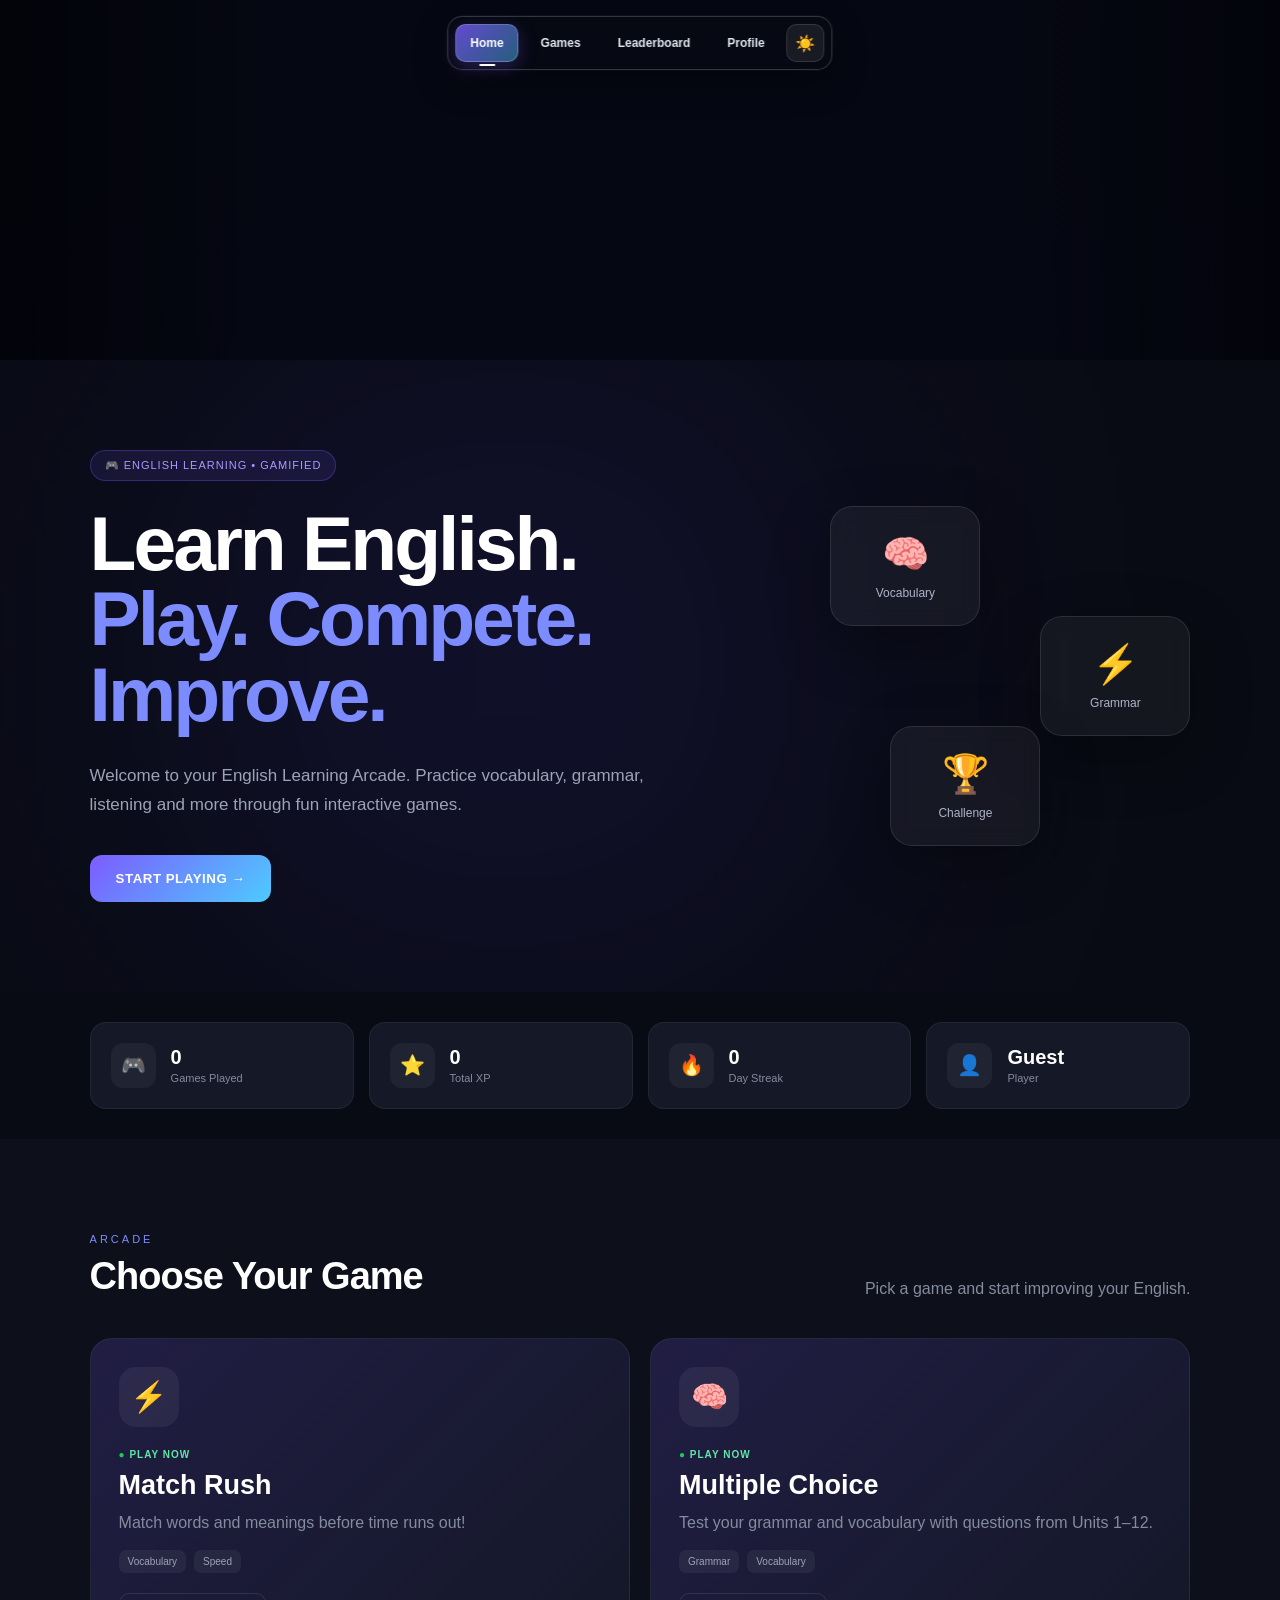
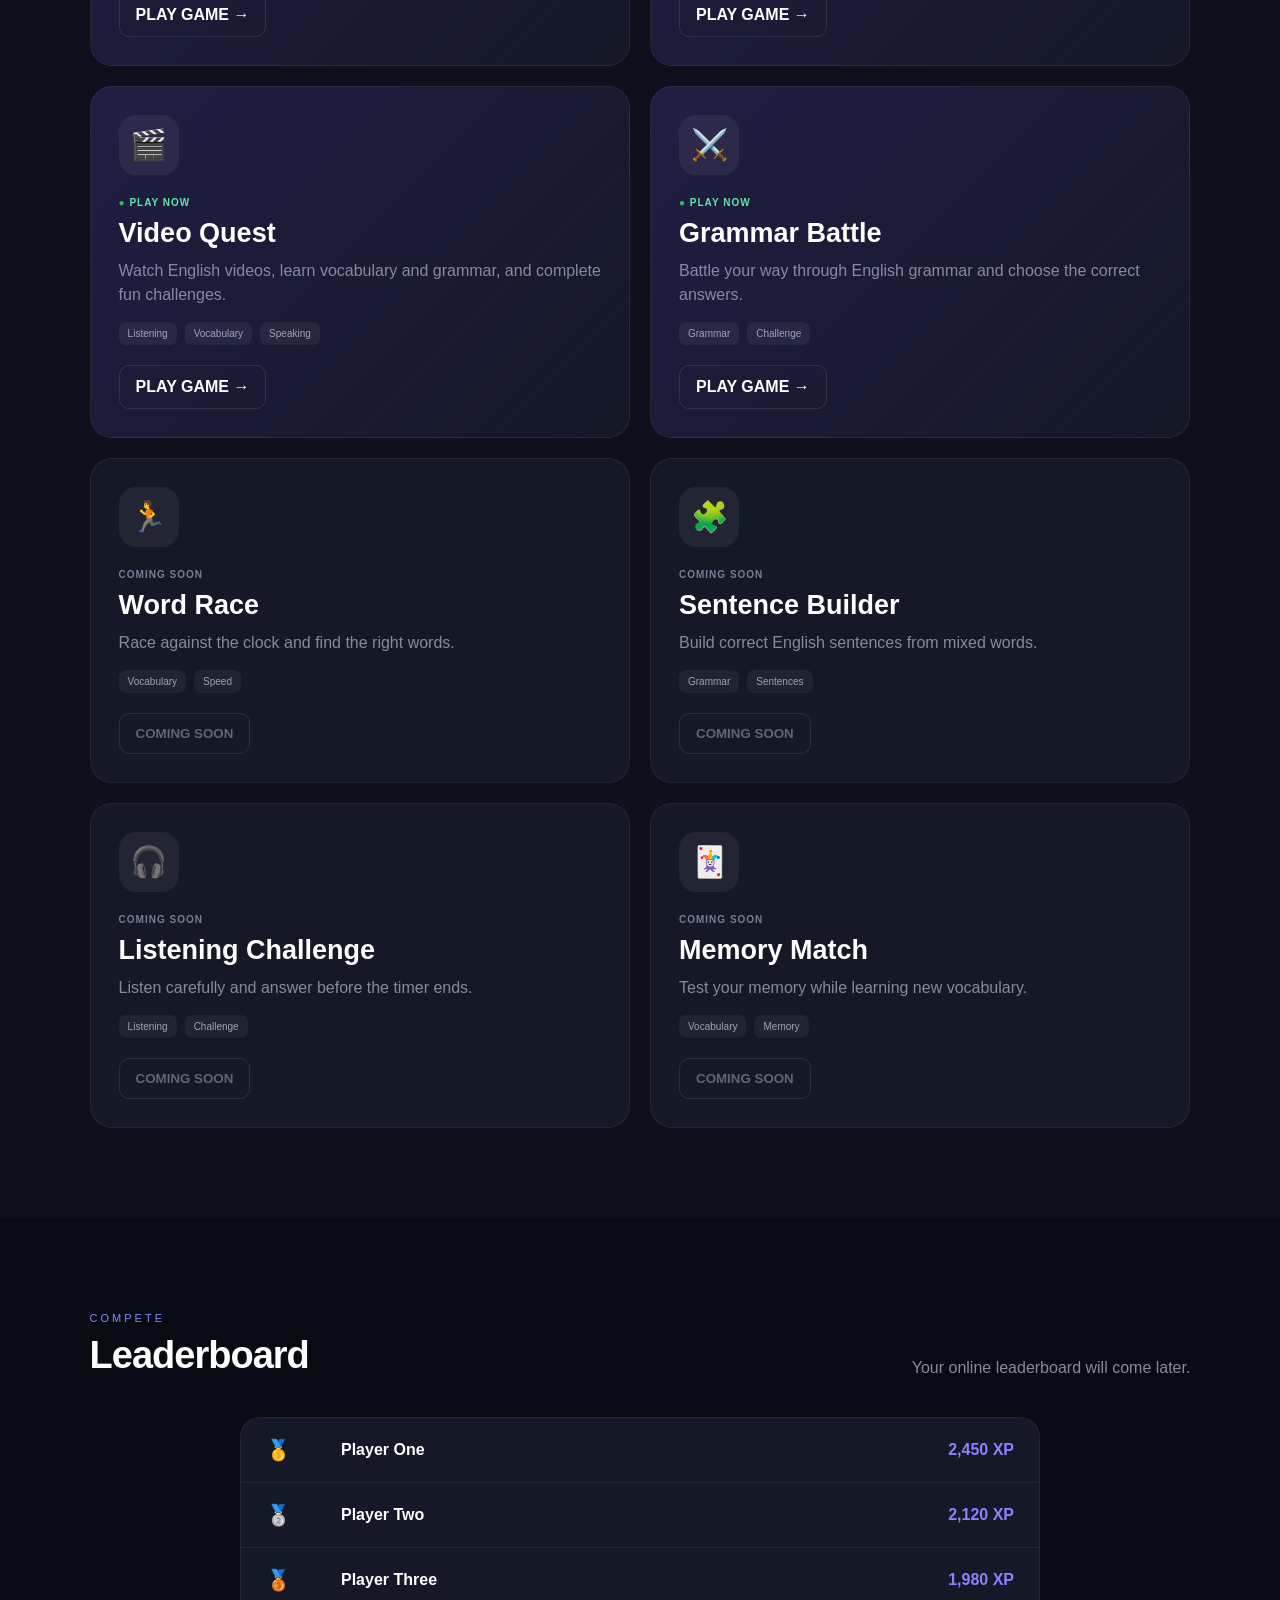
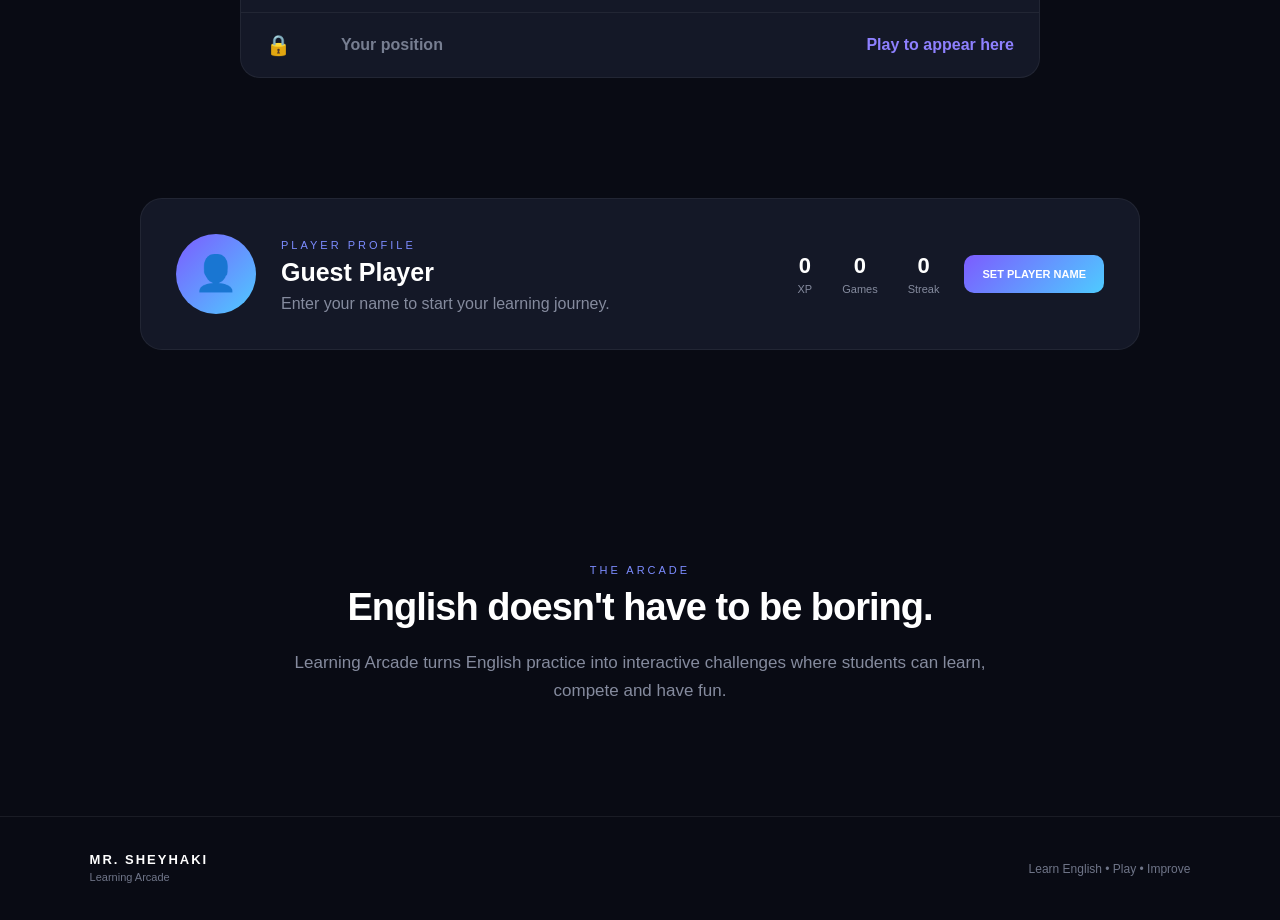
<file: index.html>
<!doctype html>
<html lang="en">
  <head>
    <meta charset="UTF-8" />

    <meta name="viewport" content="width=device-width, initial-scale=1.0" />

    <title>Mr. Sheyhaki Learning Arcade</title>

    <link rel="stylesheet" href="style.css" />
  </head>

  <body>
    <!-- =================================================
         ARCADE HEADER / BANNER
    ================================================== -->

    <header class="arcade-header">
      <div class="arcade-banner"></div>

      <!-- FLOATING NAVIGATION -->

      <nav class="arcade-nav">
        <a href="#home" class="nav-link active" data-section="home"> Home </a>

        <a href="#games" class="nav-link" data-section="games"> Games </a>

        <a href="#leaderboard" class="nav-link" data-section="leaderboard">
          Leaderboard
        </a>

        <a href="#profile" class="nav-link" data-section="profile"> Profile </a>

        <button
          id="themeToggle"
          class="theme-toggle"
          type="button"
          aria-label="Toggle light and dark mode"
          title="Toggle theme"
        >
          ☀️
        </button>
      </nav>
    </header>

    <!-- =================================================
         MAIN
    ================================================== -->

    <main>
      <!-- =================================================
             HERO
        ================================================== -->

      <section id="home" class="hero">
        <div class="hero-content">
          <div class="badge">🎮 ENGLISH LEARNING • GAMIFIED</div>

          <h2>
            Learn English.<br />
            <span>Play. Compete. Improve.</span>
          </h2>

          <p>
            Welcome to your English Learning Arcade. Practice vocabulary,
            grammar, listening and more through fun interactive games.
          </p>

          <button class="primary-button" id="startPlayingButton" type="button">
            START PLAYING →
          </button>
        </div>

        <div class="hero-decoration">
          <div class="floating-card card-one">
            🧠
            <span> Vocabulary </span>
          </div>

          <div class="floating-card card-two">
            ⚡
            <span> Grammar </span>
          </div>

          <div class="floating-card card-three">
            🏆
            <span> Challenge </span>
          </div>
        </div>
      </section>

      <!-- =================================================
             QUICK STATS
        ================================================== -->

      <section class="stats-section">
        <div class="stat-card">
          <div class="stat-icon">🎮</div>

          <div>
            <strong id="gamesPlayedStat"> 0 </strong>

            <span> Games Played </span>
          </div>
        </div>

        <div class="stat-card">
          <div class="stat-icon">⭐</div>

          <div>
            <strong id="xpStat"> 0 </strong>

            <span> Total XP </span>
          </div>
        </div>

        <div class="stat-card">
          <div class="stat-icon">🔥</div>

          <div>
            <strong id="streakStat"> 0 </strong>

            <span> Day Streak </span>
          </div>
        </div>

        <div class="stat-card">
          <div class="stat-icon">👤</div>

          <div>
            <strong id="playerNameStat"> Guest </strong>

            <span> Player </span>
          </div>
        </div>
      </section>

      <!-- =================================================
             GAMES
        ================================================== -->

      <section id="games" class="games-section">
        <div class="section-heading">
          <div>
            <span class="section-label"> ARCADE </span>

            <h3>Choose Your Game</h3>
          </div>

          <p>Pick a game and start improving your English.</p>
        </div>

        <div class="games-grid">
          <!-- MATCH RUSH -->

          <article class="game-card featured">
            <div class="game-icon">⚡</div>

            <div class="game-info">
              <span class="game-status available"> ● PLAY NOW </span>

              <h4>Match Rush</h4>

              <p>Match words and meanings before time runs out!</p>

              <div class="game-tags">
                <span> Vocabulary </span>

                <span> Speed </span>
              </div>

              <a href="games/match-rush/index.html" class="game-button">
                PLAY GAME →
              </a>
            </div>
          </article>

          <!-- MULTIPLE CHOICE -->

          <article class="game-card featured">
            <div class="game-icon">🧠</div>

            <div class="game-info">
              <span class="game-status available"> ● PLAY NOW </span>

              <h4>Multiple Choice</h4>

              <p>
                Test your grammar and vocabulary with questions from Units 1–12.
              </p>

              <div class="game-tags">
                <span> Grammar </span>

                <span> Vocabulary </span>
              </div>

              <a href="games/multiple-choice/index.html" class="game-button">
                PLAY GAME →
              </a>
            </div>
          </article>

          <!-- VIDEO QUEST -->

          <article class="game-card featured">
            <div class="game-icon">🎬</div>

            <div class="game-info">
              <span class="game-status available"> ● PLAY NOW </span>

              <h4>Video Quest</h4>

              <p>
                Watch English videos, learn vocabulary and grammar, and complete
                fun challenges.
              </p>

              <div class="game-tags">
                <span> Listening </span>

                <span> Vocabulary </span>

                <span> Speaking </span>
              </div>

              <a href="games/video-quest/index.html" class="game-button">
                PLAY GAME →
              </a>
            </div>
          </article>

          <!-- GRAMMAR BATTLE -->

          <article class="game-card featured">
            <div class="game-icon">⚔️</div>

            <div class="game-info">
              <span class="game-status available"> ● PLAY NOW </span>

              <h4>Grammar Battle</h4>

              <p>
                Battle your way through English grammar and choose the correct
                answers.
              </p>

              <div class="game-tags">
                <span> Grammar </span>

                <span> Challenge </span>
              </div>

              <a href="games/grammar-battle/index.html" class="game-button">
                PLAY GAME →
              </a>
            </div>
          </article>

          <!-- WORD RACE -->

          <article class="game-card">
            <div class="game-icon">🏃</div>

            <div class="game-info">
              <span class="game-status coming"> COMING SOON </span>

              <h4>Word Race</h4>

              <p>Race against the clock and find the right words.</p>

              <div class="game-tags">
                <span> Vocabulary </span>

                <span> Speed </span>
              </div>

              <button class="game-button disabled" type="button" disabled>
                COMING SOON
              </button>
            </div>
          </article>

          <!-- SENTENCE BUILDER -->

          <article class="game-card">
            <div class="game-icon">🧩</div>

            <div class="game-info">
              <span class="game-status coming"> COMING SOON </span>

              <h4>Sentence Builder</h4>

              <p>Build correct English sentences from mixed words.</p>

              <div class="game-tags">
                <span> Grammar </span>

                <span> Sentences </span>
              </div>

              <button class="game-button disabled" type="button" disabled>
                COMING SOON
              </button>
            </div>
          </article>

          <!-- LISTENING -->

          <article class="game-card">
            <div class="game-icon">🎧</div>

            <div class="game-info">
              <span class="game-status coming"> COMING SOON </span>

              <h4>Listening Challenge</h4>

              <p>Listen carefully and answer before the timer ends.</p>

              <div class="game-tags">
                <span> Listening </span>

                <span> Challenge </span>
              </div>

              <button class="game-button disabled" type="button" disabled>
                COMING SOON
              </button>
            </div>
          </article>

          <!-- MEMORY -->

          <article class="game-card">
            <div class="game-icon">🃏</div>

            <div class="game-info">
              <span class="game-status coming"> COMING SOON </span>

              <h4>Memory Match</h4>

              <p>Test your memory while learning new vocabulary.</p>

              <div class="game-tags">
                <span> Vocabulary </span>

                <span> Memory </span>
              </div>

              <button class="game-button disabled" type="button" disabled>
                COMING SOON
              </button>
            </div>
          </article>
        </div>
      </section>

      <!-- =================================================
             LEADERBOARD
        ================================================== -->

      <section id="leaderboard" class="dashboard-section">
        <div class="section-heading">
          <div>
            <span class="section-label"> COMPETE </span>

            <h3>Leaderboard</h3>
          </div>

          <p>Your online leaderboard will come later.</p>
        </div>

        <div class="leaderboard-preview">
          <div class="leaderboard-row">
            <span class="rank"> 🥇 </span>

            <span class="player"> Player One </span>

            <strong> 2,450 XP </strong>
          </div>

          <div class="leaderboard-row">
            <span class="rank"> 🥈 </span>

            <span class="player"> Player Two </span>

            <strong> 2,120 XP </strong>
          </div>

          <div class="leaderboard-row">
            <span class="rank"> 🥉 </span>

            <span class="player"> Player Three </span>

            <strong> 1,980 XP </strong>
          </div>

          <div class="leaderboard-row locked">
            <span class="rank"> 🔒 </span>

            <span class="player" id="leaderboardPlayer"> Your position </span>

            <strong> Play to appear here </strong>
          </div>
        </div>
      </section>

      <!-- =================================================
             PROFILE
        ================================================== -->

      <section id="profile" class="profile-section">
        <div class="profile-card">
          <div class="profile-avatar" id="profileAvatar">👤</div>

          <div class="profile-info">
            <span class="section-label"> PLAYER PROFILE </span>

            <h3 id="profileName">Guest Player</h3>

            <p id="profileMessage">
              Enter your name to start your learning journey.
            </p>
          </div>

          <div class="profile-stats">
            <div>
              <strong id="profileXP"> 0 </strong>

              <span> XP </span>
            </div>

            <div>
              <strong id="profileGames"> 0 </strong>

              <span> Games </span>
            </div>

            <div>
              <strong id="profileStreak"> 0 </strong>

              <span> Streak </span>
            </div>
          </div>

          <button id="playerButton" class="profile-button" type="button">
            SET PLAYER NAME
          </button>
        </div>
      </section>

      <!-- =================================================
             ABOUT
        ================================================== -->

      <section id="about" class="about-section">
        <div class="about-content">
          <span class="section-label"> THE ARCADE </span>

          <h3>English doesn't have to be boring.</h3>

          <p>
            Learning Arcade turns English practice into interactive challenges
            where students can learn, compete and have fun.
          </p>
        </div>
      </section>
    </main>

    <!-- =================================================
         PLAYER NAME MODAL
    ================================================== -->

    <div id="playerModal" class="modal-overlay">
      <div class="player-modal">
        <button
          id="modalClose"
          class="modal-close"
          type="button"
          aria-label="Close"
        >
          ×
        </button>

        <div class="modal-icon">👋</div>

        <span class="section-label"> WELCOME TO THE ARCADE </span>

        <h3>What's your name?</h3>

        <p>Enter your name to create your player profile.</p>

        <input
          type="text"
          id="playerNameInput"
          placeholder="Enter your name"
          maxlength="20"
          autocomplete="off"
        />

        <button
          id="savePlayerButton"
          class="primary-button modal-button"
          type="button"
        >
          START MY PROFILE →
        </button>
      </div>
    </div>

    <!-- =================================================
         FOOTER
    ================================================== -->

    <footer>
      <div class="footer-brand">
        <strong> MR. SHEYHAKI </strong>

        <span> Learning Arcade </span>
      </div>

      <p>Learn English • Play • Improve</p>
    </footer>

    <script src="script.js"></script>
  </body>
</html>
</file>
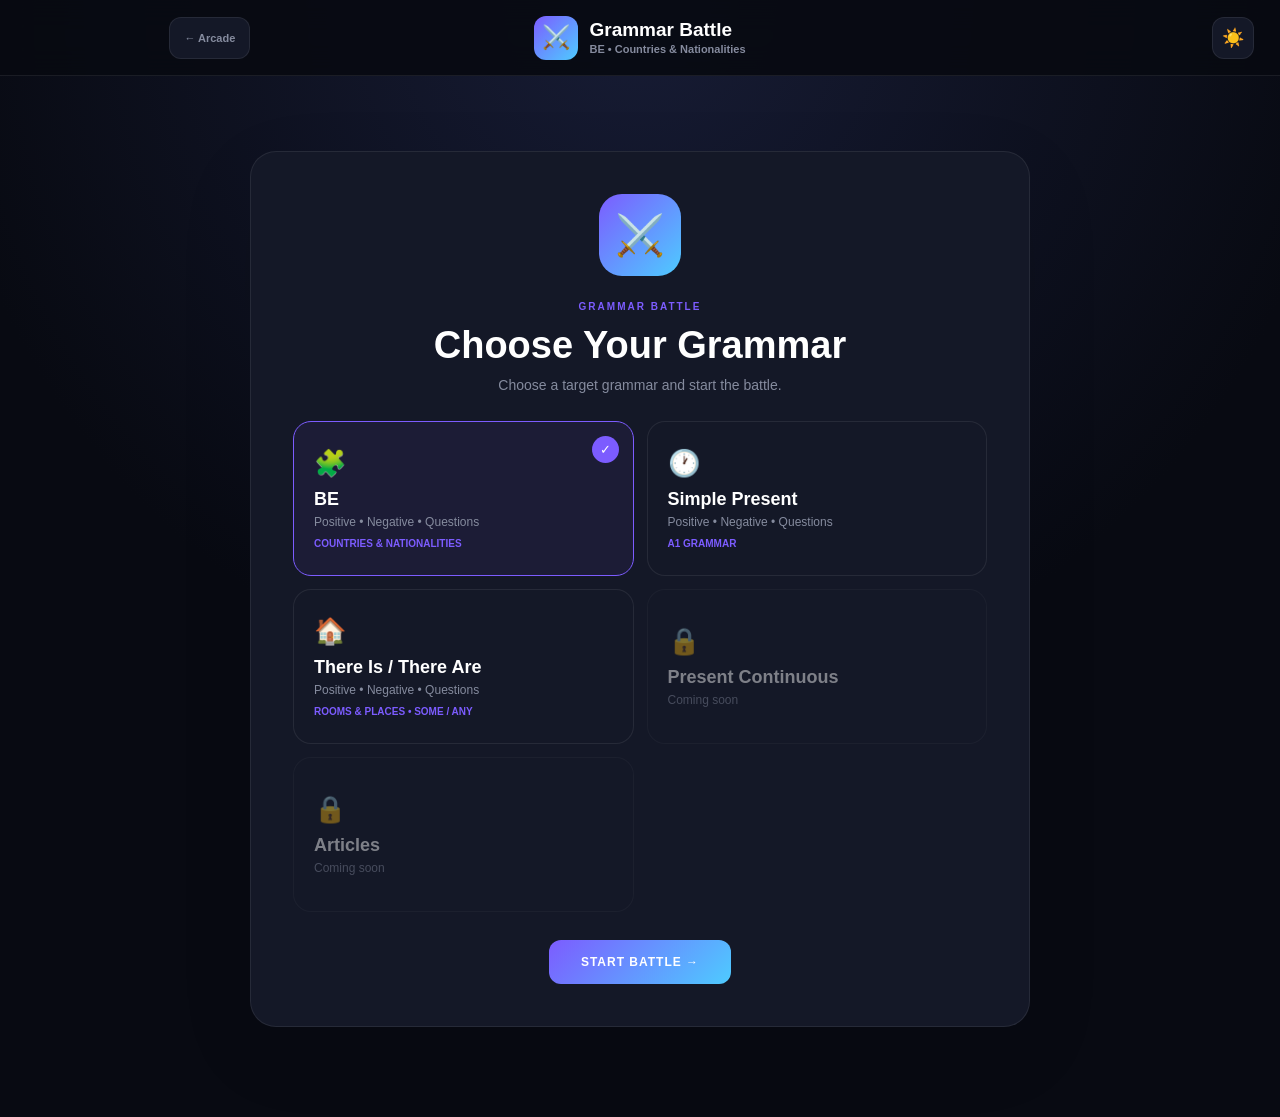
<file: games/grammar-battle/index.html>
<!DOCTYPE html>
<html lang="en">

<head>

    <meta charset="UTF-8">

    <meta
        name="viewport"
        content="width=device-width, initial-scale=1.0"
    >

    <title>Grammar Battle | Learning Arcade</title>

    <link
        rel="stylesheet"
        href="style.css"
    >

</head>

<body>


    <!-- =================================================
         HEADER
    ================================================== -->

    <header class="game-header">

        <div class="header-left">

            <button
                id="grammarBackButton"
                class="back-button hidden-nav-button"
                type="button"
                aria-label="Return to Grammar Battle selection"
            >
                ← Grammar Battle
            </button>


            <a
                href="../../index.html"
                class="arcade-button"
                aria-label="Return to Learning Arcade"
            >
                ← Arcade
            </a>

        </div>


        <div class="game-title">

            <span class="game-icon">
                ⚔️
            </span>


            <div class="game-title-text">

                <h1>
                    Grammar Battle
                </h1>

                <p>
                    BE • Countries &amp; Nationalities
                </p>

            </div>

        </div>


        <div class="header-right">

            <button
                id="themeToggle"
                class="theme-toggle"
                type="button"
                aria-label="Toggle light and dark mode"
                title="Toggle theme"
            >
                ☀️
            </button>

        </div>

    </header>



    <!-- =================================================
         MAIN
    ================================================== -->

    <main>


        <!-- =================================================
             TARGET GRAMMAR
        ================================================== -->

        <section
            id="targetScreen"
            class="screen"
        >

            <div class="selection-card">

                <div class="selection-icon">
                    ⚔️
                </div>


                <span class="eyebrow">
                    GRAMMAR BATTLE
                </span>


                <h2>
                    Choose Your Grammar
                </h2>


                <p class="selection-description">
                    Choose a target grammar and
                    start the battle.
                </p>


                <div class="grammar-grid">


                    <button
                        class="grammar-card selected"
                        data-grammar="be"
                        type="button"
                    >

                        <span class="grammar-card-icon">
                            🧩
                        </span>

                        <span class="grammar-card-title">
                            BE
                        </span>

                        <span class="grammar-card-text">
                            Positive • Negative • Questions
                        </span>

                        <span class="grammar-card-topic">
                            Countries &amp; Nationalities
                        </span>

                    </button>


                    <button
                        class="grammar-card"
                        data-grammar="simple-present"
                        type="button"
                    >

                        <span class="grammar-card-icon">
                            🕐
                        </span>

                        <span class="grammar-card-title">
                            Simple Present
                        </span>

                        <span class="grammar-card-text">
                            Positive • Negative • Questions
                        </span>

                        <span class="grammar-card-topic">
                            A1 Grammar
                        </span>

                    </button>


                    <button
                        class="grammar-card"
                        data-grammar="there-is"
                        type="button"
                    >

                        <span class="grammar-card-icon">
                            🏠
                        </span>

                        <span class="grammar-card-title">
                            There Is / There Are
                        </span>

                        <span class="grammar-card-text">
                            Positive • Negative • Questions
                        </span>

                        <span class="grammar-card-topic">
                            Rooms &amp; Places • some / any
                        </span>

                    </button>


                    <button
                        class="grammar-card locked"
                        type="button"
                        disabled
                    >

                        <span class="grammar-card-icon">
                            🔒
                        </span>

                        <span class="grammar-card-title">
                            Present Continuous
                        </span>

                        <span class="grammar-card-text">
                            Coming soon
                        </span>

                    </button>


                    <button
                        class="grammar-card locked"
                        type="button"
                        disabled
                    >

                        <span class="grammar-card-icon">
                            🔒
                        </span>

                        <span class="grammar-card-title">
                            Articles
                        </span>

                        <span class="grammar-card-text">
                            Coming soon
                        </span>

                    </button>

                </div>


                <button
                    id="startBattleButton"
                    class="main-button"
                    type="button"
                >
                    START BATTLE →
                </button>

            </div>

        </section>



        <!-- =================================================
             GAME
        ================================================== -->

        <section
            id="gameScreen"
            class="screen hidden"
        >

            <div class="battle-container">


                <!-- SCORE -->

                <div class="score-bar">


                    <div class="score-item">

                        <span>
                            SCORE
                        </span>

                        <strong id="score">
                            0
                        </strong>

                    </div>


                    <div class="score-item">

                        <span>
                            PROGRESS
                        </span>

                        <strong id="questionNumber">
                            1 / 15
                        </strong>

                    </div>


                    <div class="score-item combo-item">

                        <span>
                            COMBO
                        </span>

                        <strong id="combo">
                            ×1
                        </strong>

                    </div>

                </div>



                <!-- QUESTION -->

                <div class="question-area">

                    <div
                        id="questionType"
                        class="question-badge"
                    >
                        COMPLETE THE SENTENCE
                    </div>


                    <h2 id="questionText">
                        She _____ from Brazil.
                    </h2>


                    <p id="questionHint">
                        Choose the best answer.
                    </p>

                </div>



                <!-- ANSWERS -->

                <div
                    id="answersContainer"
                    class="answers-container"
                ></div>



                <!-- FEEDBACK -->

                <div
                    id="feedback"
                    class="feedback"
                ></div>



                <!-- PROGRESS -->

                <div class="progress-area">

                    <div class="progress-label">

                        <span>
                            BATTLE PROGRESS
                        </span>

                        <span id="progressText">
                            0 / 15
                        </span>

                    </div>


                    <div class="progress-bar">

                        <div
                            id="progressFill"
                            class="progress-fill"
                        ></div>

                    </div>

                </div>

            </div>

        </section>



        <!-- =================================================
             RESULT
        ================================================== -->

        <section
            id="resultScreen"
            class="screen hidden"
        >

            <div class="result-card">


                <div class="result-icon">
                    🏆
                </div>


                <span class="eyebrow">
                    BATTLE COMPLETE
                </span>


                <h2>
                    Great Job!
                </h2>


                <div class="final-score">

                    <span>
                        FINAL SCORE
                    </span>

                    <strong id="finalScore">
                        0 / 15
                    </strong>

                </div>


                <div class="result-stats">


                    <div class="result-stat">

                        <strong id="finalCorrect">
                            0
                        </strong>

                        <span>
                            Correct
                        </span>

                    </div>


                    <div class="result-stat">

                        <strong id="finalWrong">
                            0
                        </strong>

                        <span>
                            Wrong
                        </span>

                    </div>


                    <div class="result-stat">

                        <strong id="finalAccuracy">
                            0%
                        </strong>

                        <span>
                            Accuracy
                        </span>

                    </div>

                </div>



                <!-- BREAKDOWN -->

                <div class="breakdown">

                    <h3>
                        Grammar Breakdown
                    </h3>


                    <div class="breakdown-row">

                        <span>
                            ✅ Positive
                        </span>

                        <strong id="positiveResult">
                            0 / 5
                        </strong>

                    </div>


                    <div class="breakdown-row">

                        <span>
                            ❌ Negative
                        </span>

                        <strong id="negativeResult">
                            0 / 5
                        </strong>

                    </div>


                    <div class="breakdown-row">

                        <span>
                            ❓ Answer the Question
                        </span>

                        <strong id="questionResult">
                            0 / 5
                        </strong>

                    </div>

                </div>



                <!-- XP -->

                <div class="xp-box">

                    <span>
                        XP EARNED
                    </span>

                    <strong id="earnedXP">
                        +0 XP
                    </strong>

                </div>



                <div class="result-buttons">

                    <button
                        id="retryButton"
                        class="main-button"
                        type="button"
                    >
                        PLAY AGAIN →
                    </button>


                    <button
                        id="grammarButton"
                        class="secondary-button"
                        type="button"
                    >
                        ← Choose Grammar
                    </button>

                </div>

            </div>

        </section>

    </main>


    <script src="script.js"></script>

</body>

</html>
</file>
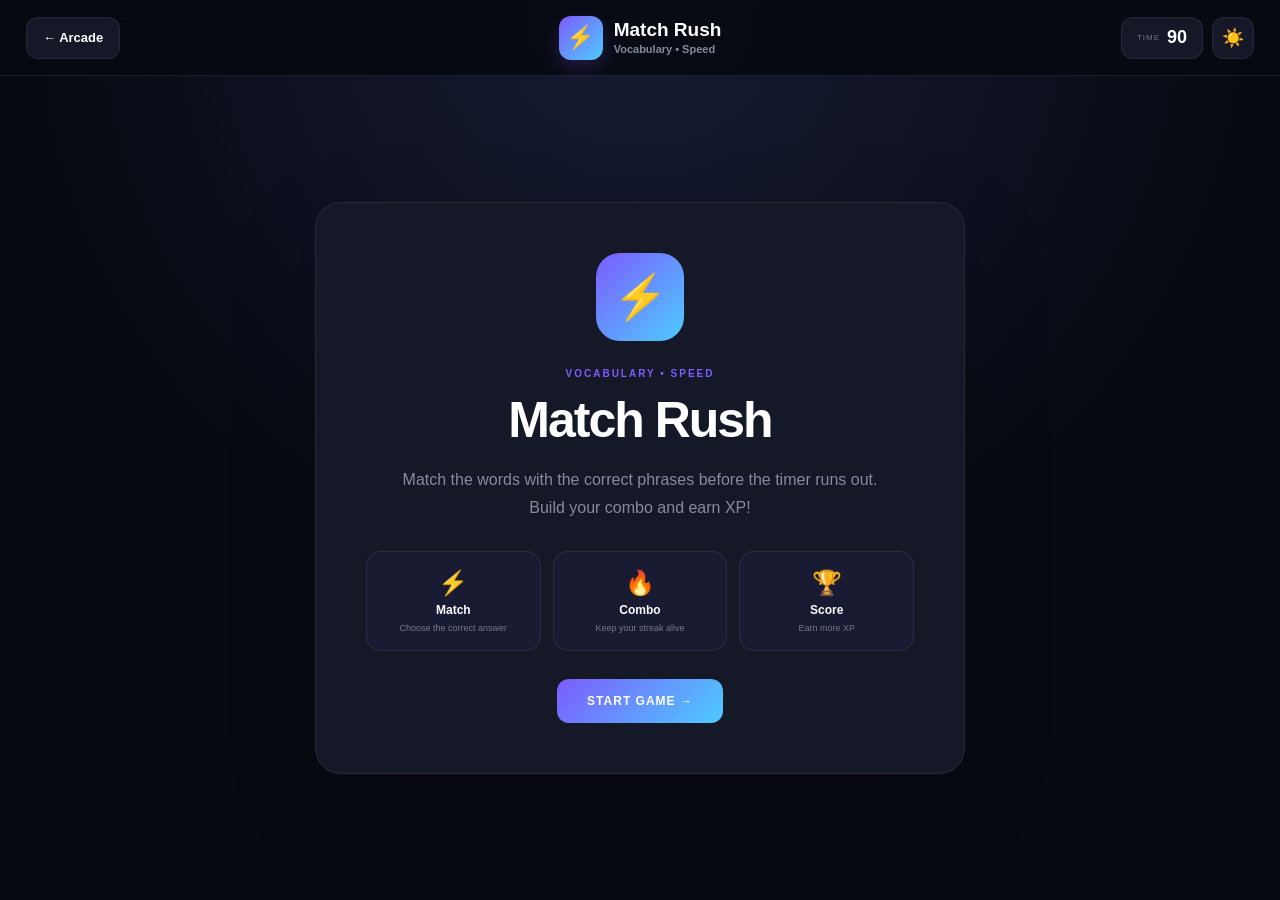
<file: games/match-rush/index.html>
<!DOCTYPE html>
<html lang="en">

<head>

    <meta charset="UTF-8">

    <meta
        name="viewport"
        content="width=device-width, initial-scale=1.0"
    >

    <title>Match Rush | Learning Arcade</title>

    <link
        rel="stylesheet"
        href="style.css"
    >

</head>


<body>


    <!-- =================================================
         HEADER
    ================================================== -->

    <header class="game-header">

        <!-- BACK TO MAIN ARCADE -->

        <a
            href="../../index.html"
            class="back-button"
        >
            ← Arcade
        </a>


        <!-- CENTER TITLE -->

        <div class="game-title">

            <span class="game-icon">
                ⚡
            </span>


            <div class="game-title-text">

                <h1>
                    Match Rush
                </h1>

                <p>
                    Vocabulary • Speed
                </p>

            </div>

        </div>


        <!-- RIGHT SIDE -->

        <div class="header-right">


            <!-- TIMER -->

            <div
                id="timerBox"
                class="timer-box"
            >

                <span>
                    TIME
                </span>

                <strong id="timer">
                    90
                </strong>

            </div>


            <!-- THEME -->

            <button
                id="themeToggle"
                class="theme-toggle"
                type="button"
                aria-label="Toggle light and dark mode"
                title="Toggle theme"
            >
                ☀️
            </button>

        </div>

    </header>



    <!-- =================================================
         START SCREEN
    ================================================== -->

    <section
        id="startScreen"
        class="screen"
    >

        <div class="start-card">


            <div class="big-icon">
                ⚡
            </div>


            <span class="eyebrow">
                VOCABULARY • SPEED
            </span>


            <h2>
                Match Rush
            </h2>


            <p>
                Match the words with the correct
                phrases before the timer runs out.
                Build your combo and earn XP!
            </p>


            <!-- INSTRUCTIONS -->

            <div class="instructions">


                <div>

                    <span>
                        ⚡
                    </span>

                    <strong>
                        Match
                    </strong>

                    <small>
                        Choose the correct answer
                    </small>

                </div>


                <div>

                    <span>
                        🔥
                    </span>

                    <strong>
                        Combo
                    </strong>

                    <small>
                        Keep your streak alive
                    </small>

                </div>


                <div>

                    <span>
                        🏆
                    </span>

                    <strong>
                        Score
                    </strong>

                    <small>
                        Earn more XP
                    </small>

                </div>


            </div>


            <!-- START -->

            <button
                id="startButton"
                class="main-button"
                type="button"
            >
                START GAME →
            </button>

        </div>

    </section>



    <!-- =================================================
         GAME SCREEN
    ================================================== -->

    <section
        id="gameScreen"
        class="screen hidden"
    >

        <div class="game-container">


            <!-- SCORE BAR -->

            <div class="score-bar">


                <!-- SCORE -->

                <div class="score-item">

                    <span>
                        SCORE
                    </span>

                    <strong id="score">
                        0
                    </strong>

                </div>


                <!-- MATCHED -->

                <div class="score-item">

                    <span>
                        MATCHED
                    </span>

                    <strong id="matched">
                        0
                    </strong>

                </div>


                <!-- COMBO -->

                <div class="score-item combo-display">

                    <span>
                        COMBO
                    </span>

                    <strong id="combo">
                        ×1
                    </strong>

                </div>

            </div>



            <!-- QUESTION -->

            <div class="game-instruction">

                <span class="eyebrow">
                    MATCH THE PHRASE
                </span>


                <h2>
                    Complete the phrase
                </h2>


                <div
                    id="phrase"
                    class="phrase"
                >
                    <span>
                        _____
                    </span>

                    breakfast
                </div>


                <p id="message">
                    Choose the correct verb.
                </p>

            </div>



            <!-- ANSWERS -->

            <div
                id="answersContainer"
                class="answers-container"
            ></div>



            <!-- PROGRESS -->

            <div class="progress-area">


                <div class="progress-label">

                    <span>
                        PROGRESS
                    </span>


                    <span id="progressText">
                        0 / 39
                    </span>

                </div>


                <div class="progress-bar">

                    <div
                        id="progressFill"
                        class="progress-fill"
                    ></div>

                </div>

            </div>


        </div>

    </section>



    <!-- =================================================
         RESULT SCREEN
    ================================================== -->

    <section
        id="resultScreen"
        class="screen hidden"
    >

        <div class="result-card">


            <!-- TROPHY -->

            <div class="result-icon">
                🏆
            </div>


            <span class="eyebrow">
                GAME COMPLETE
            </span>


            <h1>
                Great Job!
            </h1>



            <!-- FINAL SCORE -->

            <div class="final-score">

                <span>
                    FINAL SCORE
                </span>


                <strong id="finalScore">
                    0
                </strong>

            </div>



            <!-- RESULT STATS -->

            <div class="result-grid">


                <!-- MATCHED -->

                <div>

                    <strong id="finalMatched">
                        0 / 39
                    </strong>

                    <span>
                        MATCHED
                    </span>

                </div>


                <!-- ACCURACY -->

                <div>

                    <strong id="finalAccuracy">
                        0%
                    </strong>

                    <span>
                        ACCURACY
                    </span>

                </div>


                <!-- BEST COMBO -->

                <div>

                    <strong id="finalBestCombo">
                        ×1
                    </strong>

                    <span>
                        BEST COMBO
                    </span>

                </div>


            </div>



            <!-- XP -->

            <div class="xp-box">

                <span>
                    XP EARNED
                </span>


                <strong id="xpEarned">
                    +0 XP
                </strong>

            </div>



            <!-- RESULT BUTTONS -->

            <div class="result-buttons">


                <button
                    id="playAgainButton"
                    class="main-button"
                    type="button"
                >
                    PLAY AGAIN →
                </button>


                <a
                    href="../../index.html"
                    class="secondary-button"
                >
                    ← Back to Arcade
                </a>

            </div>


        </div>

    </section>



    <!-- =================================================
         SCRIPT
    ================================================== -->

    <script src="script.js"></script>


</body>

</html>
</file>
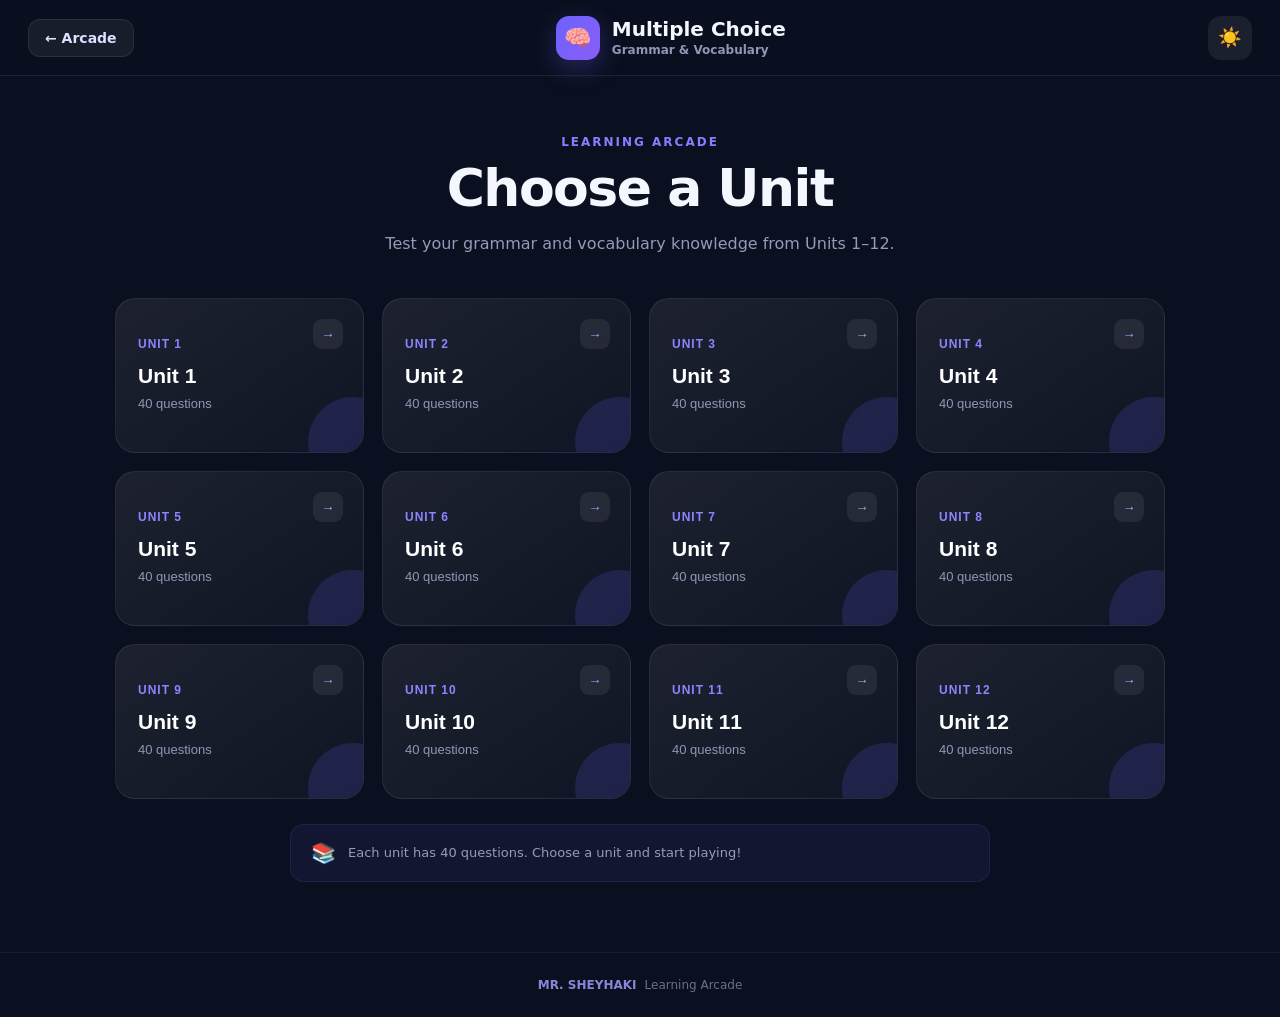
<file: games/multiple-choice/index.html>
<!DOCTYPE html>
<html lang="en">

<head>
    <meta charset="UTF-8">

    <meta
        name="viewport"
        content="width=device-width, initial-scale=1.0"
    >

    <title>Multiple Choice | Learning Arcade</title>

    <link
        rel="stylesheet"
        href="style.css"
    >
</head>

<body>

    <!-- =========================================
         TOP BAR
    ========================================== -->

    <header class="top-bar">

        <a
            href="../../index.html"
            class="back-button"
        >
            ← Arcade
        </a>

        <div class="game-title">
            <span class="game-icon">🧠</span>

            <div>
                <h1>Multiple Choice</h1>
                <p>Grammar & Vocabulary</p>
            </div>
        </div>

        <button
            id="themeToggle"
            class="theme-toggle"
            aria-label="Toggle light and dark mode"
        >
            ☀️
        </button>

    </header>


    <!-- =========================================
         MAIN
    ========================================== -->

    <main class="game-container">


        <!-- =====================================
             UNIT SELECTION
        ====================================== -->

        <section
            id="unitScreen"
            class="screen"
        >

            <div class="intro">

                <span class="eyebrow">
                    LEARNING ARCADE
                </span>

                <h2>
                    Choose a Unit
                </h2>

                <p>
                    Test your grammar and vocabulary
                    knowledge from Units 1–12.
                </p>

            </div>


            <div
                id="unitGrid"
                class="unit-grid"
            >

                <!-- Units will be created by JavaScript -->

            </div>


            <div class="unit-info">

                <span>📚</span>

                <p>
                    Each unit has 40 questions.
                    Choose a unit and start playing!
                </p>

            </div>

        </section>



        <!-- =====================================
             QUIZ SCREEN
        ====================================== -->

        <section
            id="quizScreen"
            class="screen hidden"
        >

            <!-- Quiz Header -->

            <div class="quiz-header">

                <div class="quiz-unit">

                    <span class="small-label">
                        UNIT
                    </span>

                    <strong id="currentUnit">
                        1
                    </strong>

                </div>


                <div class="question-counter">

                    <strong id="questionNumber">
                        1
                    </strong>

                    <span>
                        /
                    </span>

                    <span id="totalQuestions">
                        40
                    </span>

                </div>


                <div class="quiz-score">

                    <span class="small-label">
                        SCORE
                    </span>

                    <strong id="score">
                        0
                    </strong>

                </div>

            </div>


            <!-- Progress -->

            <div class="progress-container">

                <div
                    id="progressBar"
                    class="progress-bar"
                ></div>

            </div>


            <!-- Question -->

            <div class="question-card">

                <div
                    id="questionType"
                    class="question-type"
                >
                    GRAMMAR
                </div>


                <h2
                    id="questionText"
                    class="question-text"
                >
                    Question goes here
                </h2>


                <!-- Optional Image -->

                <div
                    id="questionImage"
                    class="question-image hidden"
                >
                </div>


                <!-- Answers -->

                <div
                    id="answers"
                    class="answers"
                >

                    <!-- Answer buttons created by JS -->

                </div>


                <!-- Feedback -->

                <div
                    id="feedback"
                    class="feedback hidden"
                >
                </div>

            </div>


            <!-- Quiz Controls -->

            <div class="quiz-controls">

                <button
                    id="quitButton"
                    class="secondary-button"
                >
                    ← Choose Unit
                </button>

                <button
                    id="nextButton"
                    class="primary-button hidden"
                >
                    Next Question →
                </button>

            </div>

        </section>



        <!-- =====================================
             RESULTS SCREEN
        ====================================== -->

        <section
            id="resultScreen"
            class="screen hidden"
        >

            <div class="result-card">

                <div class="result-icon">
                    🏆
                </div>

                <span class="eyebrow">
                    QUIZ COMPLETE
                </span>

                <h2>
                    Great Job!
                </h2>

                <p class="result-unit">
                    Unit
                    <span id="resultUnit">
                        1
                    </span>
                </p>


                <!-- Score -->

                <div class="final-score">

                    <span>
                        YOUR SCORE
                    </span>

                    <strong id="finalScore">
                        0%
                    </strong>

                </div>


                <!-- Stats -->

                <div class="result-stats">

                    <div class="result-stat">

                        <strong id="correctAnswers">
                            0
                        </strong>

                        <span>
                            Correct
                        </span>

                    </div>


                    <div class="result-stat">

                        <strong id="wrongAnswers">
                            0
                        </strong>

                        <span>
                            Wrong
                        </span>

                    </div>


                    <div class="result-stat">

                        <strong id="earnedXP">
                            +0
                        </strong>

                        <span>
                            XP
                        </span>

                    </div>

                </div>


                <!-- Buttons -->

                <div class="result-buttons">

                    <button
                        id="retryButton"
                        class="primary-button"
                    >
                        🔄 Try Again
                    </button>


                    <button
                        id="unitsButton"
                        class="secondary-button"
                    >
                        📚 Choose Another Unit
                    </button>


                    <a
                        href="../../index.html"
                        class="secondary-button arcade-button"
                    >
                        🏠 Back to Arcade
                    </a>

                </div>

            </div>

        </section>

    </main>


    <!-- =========================================
         FOOTER
    ========================================== -->

    <footer>

        <strong>
            MR. SHEYHAKI
        </strong>

        <span>
            Learning Arcade
        </span>

    </footer>


    <!-- =========================================
         JAVASCRIPT
    ========================================== -->

    <script src="quiz-data.js"></script>

    <script src="script.js"></script>

</body>

</html>
</file>
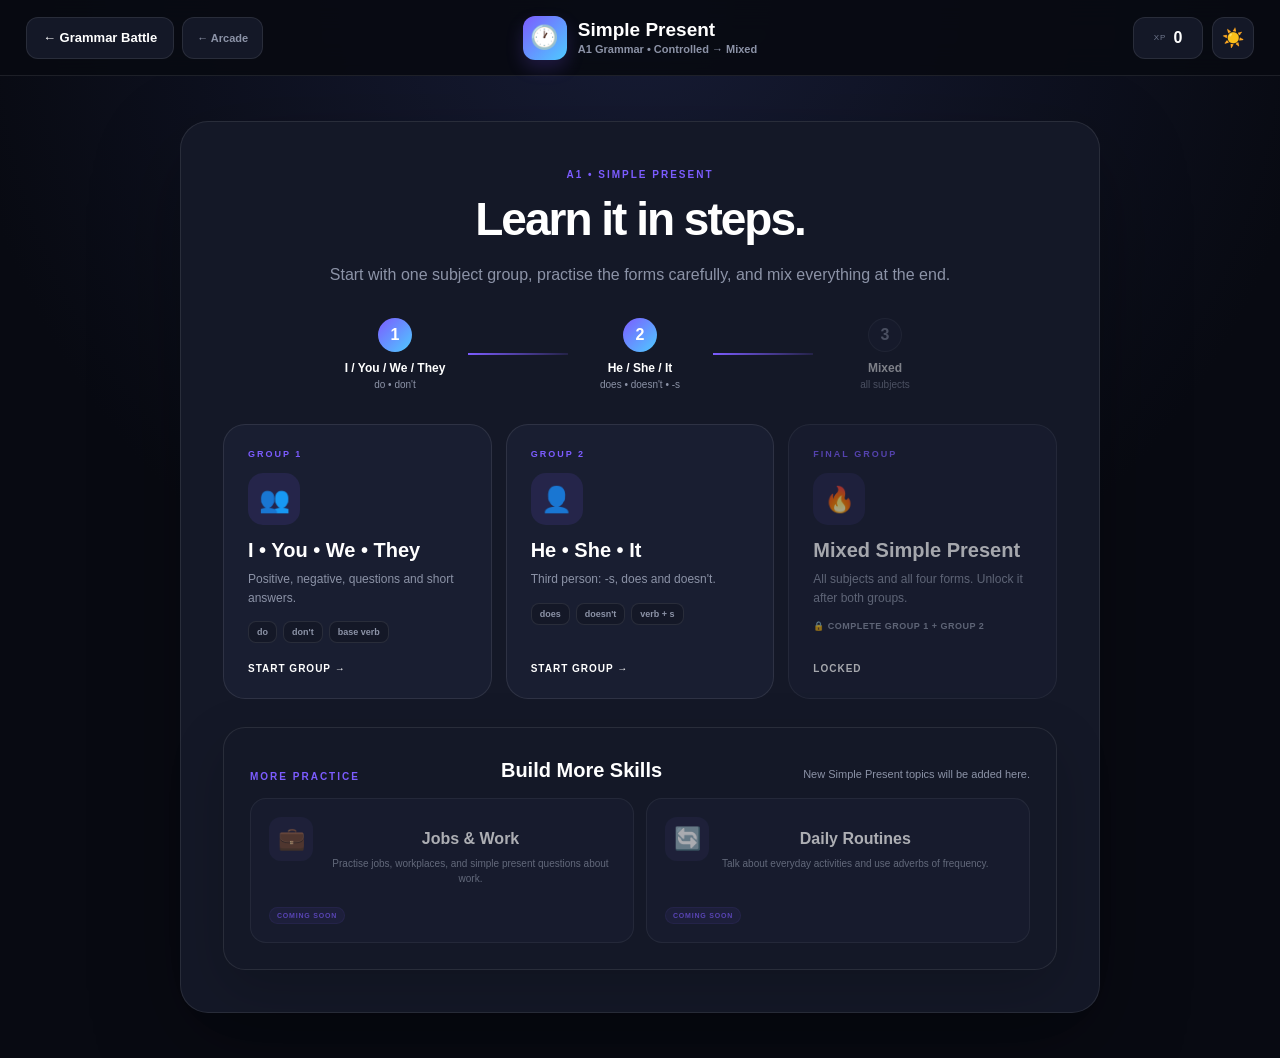
<file: games/simple-present/index.html>
<!DOCTYPE html>
<html lang="en">

<head>

    <meta charset="UTF-8">

    <meta
        name="viewport"
        content="width=device-width, initial-scale=1.0"
    >

    <title>
        Simple Present | Learning Arcade
    </title>

    <link
        rel="stylesheet"
        href="style.css"
    >

</head>


<body class="light-mode">


<header class="game-header">

    <div class="header-left">

        <a
            href="../grammar-battle/index.html"
            class="back-button"
            aria-label="Return to Grammar Battle"
        >
            ← Grammar Battle
        </a>


        <a
            href="../../index.html"
            class="arcade-button"
            aria-label="Return to Learning Arcade"
        >
            ← Arcade
        </a>

    </div>


    <div class="game-title">

        <span class="game-icon">
            🕐
        </span>


        <div class="game-title-text">

            <h1>
                Simple Present
            </h1>

            <p>
                A1 Grammar • Controlled → Mixed
            </p>

        </div>

    </div>


    <div class="header-right">

        <div class="xp-box">

            <span>
                XP
            </span>

            <strong id="headerXP">
                0
            </strong>

        </div>


        <button
            id="themeToggle"
            class="theme-toggle"
            type="button"
            aria-label="Switch to dark mode"
            title="Switch to dark mode"
        >
            🌙
        </button>

    </div>

</header>


<main>


    <!-- =================================================
         HOME
    ================================================== -->

    <section
        id="homeScreen"
        class="screen"
    >

        <div class="home-card">

            <span class="eyebrow">
                A1 • SIMPLE PRESENT
            </span>


            <h2>
                Learn it in steps.
            </h2>


            <p class="lead">
                Start with one subject group,
                practise the forms carefully,
                and mix everything at the end.
            </p>


            <!-- =========================================
                 LEARNING PATH
            ========================================== -->

            <div class="path">


                <!-- STEP 1 -->

                <div
                    class="path-step active"
                    data-number="1"
                >

                    <span>
                        1
                    </span>

                    <b>
                        I / You / We / They
                    </b>

                    <small>
                        do • don't
                    </small>

                </div>


                <div class="path-line"></div>


                <!-- STEP 2 -->

                <div
                    class="path-step active"
                    data-number="2"
                >

                    <span>
                        2
                    </span>

                    <b>
                        He / She / It
                    </b>

                    <small>
                        does • doesn't • -s
                    </small>

                </div>


                <div class="path-line"></div>


                <!-- STEP 3 -->

                <div
                    class="path-step locked"
                    data-number="3"
                >

                    <span>
                        3
                    </span>

                    <b>
                        Mixed
                    </b>

                    <small>
                        all subjects
                    </small>

                </div>

            </div>


            <!-- =========================================
                 GROUPS
            ========================================== -->

            <div class="group-grid">


                <!-- =====================================
                     GROUP 1
                ====================================== -->

                <button
                    class="group-card group-one"
                    data-group="group1"
                    type="button"
                >

                    <span class="group-number">
                        GROUP 1
                    </span>


                    <div class="group-icon">
                        👥
                    </div>


                    <h3>
                        I • You • We • They
                    </h3>


                    <p>
                        Positive, negative,
                        questions and short answers.
                    </p>


                    <div class="group-meta">

                        <span>
                            do
                        </span>

                        <span>
                            don't
                        </span>

                        <span>
                            base verb
                        </span>

                    </div>


                    <strong class="group-action">
                        START GROUP →
                    </strong>

                </button>



                <!-- =====================================
                     GROUP 2
                ====================================== -->

                <button
                    class="group-card group-two"
                    data-group="group2"
                    type="button"
                >

                    <span class="group-number">
                        GROUP 2
                    </span>


                    <div class="group-icon">
                        👤
                    </div>


                    <h3>
                        He • She • It
                    </h3>


                    <p>
                        Third person:
                        -s, does and doesn't.
                    </p>


                    <div class="group-meta">

                        <span>
                            does
                        </span>

                        <span>
                            doesn't
                        </span>

                        <span>
                            verb + s
                        </span>

                    </div>


                    <strong class="group-action">
                        START GROUP →
                    </strong>

                </button>



                <!-- =====================================
                     FINAL GROUP
                ====================================== -->

                <button
                    class="group-card mixed-card locked-card"
                    data-group="mixed"
                    type="button"
                    disabled
                >

                    <span class="group-number">
                        FINAL GROUP
                    </span>


                    <div class="group-icon">
                        🔥
                    </div>


                    <h3>
                        Mixed Simple Present
                    </h3>


                    <p>
                        All subjects and all four forms.
                        Unlock it after both groups.
                    </p>


                    <div
                        class="lock-note"
                        id="mixedLockNote"
                    >
                        🔒 COMPLETE GROUP 1 + GROUP 2
                    </div>


                    <strong class="group-action">
                        LOCKED
                    </strong>

                </button>

            </div>



            <!-- =========================================
                 MORE PRACTICE
            ========================================== -->

            <section
                class="future-section"
                aria-labelledby="morePracticeTitle"
            >

                <div class="future-section-header">

                    <span class="eyebrow">
                        MORE PRACTICE
                    </span>


                    <h3 id="morePracticeTitle">
                        Build More Skills
                    </h3>


                    <p>
                        New Simple Present topics will be added here.
                    </p>

                </div>


                <div class="future-grid">


                    <!-- =================================
                         JOBS & WORK
                    ================================== -->

                    <article
                        class="future-card disabled"
                        aria-disabled="true"
                        tabindex="-1"
                    >

                        <div class="future-card-top">

                            <div
                                class="future-card-icon"
                                aria-hidden="true"
                            >
                                💼
                            </div>


                            <div class="future-card-title">

                                <h4>
                                    Jobs &amp; Work
                                </h4>


                                <p>
                                    Practise jobs, workplaces,
                                    and simple present questions
                                    about work.
                                </p>

                            </div>

                        </div>


                        <span class="future-badge">
                            COMING SOON
                        </span>


                        <span class="sr-only">
                            Jobs and Work is coming soon and is not currently available.
                        </span>

                    </article>



                    <!-- =================================
                         DAILY ROUTINES
                    ================================== -->

                    <article
                        class="future-card disabled"
                        aria-disabled="true"
                        tabindex="-1"
                    >

                        <div class="future-card-top">

                            <div
                                class="future-card-icon"
                                aria-hidden="true"
                            >
                                🔄
                            </div>


                            <div class="future-card-title">

                                <h4>
                                    Daily Routines
                                </h4>


                                <p>
                                    Talk about everyday activities
                                    and use adverbs of frequency.
                                </p>

                            </div>

                        </div>


                        <span class="future-badge">
                            COMING SOON
                        </span>


                        <span class="sr-only">
                            Daily Routines is coming soon and is not currently available.
                        </span>

                    </article>

                </div>

            </section>

        </div>

    </section>



    <!-- =================================================
         PRACTICE MENU
    ================================================== -->

    <section
        id="practiceMenu"
        class="screen hidden"
    >

        <div class="menu-card">

            <button
                id="backHome"
                class="small-back"
                type="button"
            >
                ← Groups
            </button>


            <span
                id="menuEyebrow"
                class="eyebrow"
            >
                GROUP 1
            </span>


            <h2 id="menuTitle">
                I / You / We / They
            </h2>


            <p id="menuDescription">
                Build confidence with do and don't
                before mixing forms.
            </p>


            <div class="practice-list">


                <!-- =====================================
                     PRACTICE 1
                ====================================== -->

                <button
                    class="practice-card"
                    data-practice="build"
                    type="button"
                >

                    <span class="practice-num">
                        01
                    </span>

                    <span class="practice-icon">
                        🧩
                    </span>

                    <span>

                        <b>
                            Build the Sentence
                        </b>

                        <small>
                            Put the randomized words in order.
                        </small>

                    </span>

                    <i>
                        →
                    </i>

                </button>



                <!-- =====================================
                     PRACTICE 2
                ====================================== -->

                <button
                    class="practice-card"
                    data-practice="complete"
                    type="button"
                >

                    <span class="practice-num">
                        02
                    </span>

                    <span class="practice-icon">
                        ✏️
                    </span>

                    <span>

                        <b>
                            Complete It
                        </b>

                        <small>
                            Choose the correct verb or helper.
                        </small>

                    </span>

                    <i>
                        →
                    </i>

                </button>



                <!-- =====================================
                     PRACTICE 3
                ====================================== -->

                <button
                    class="practice-card"
                    data-practice="question"
                    type="button"
                >

                    <span class="practice-num">
                        03
                    </span>

                    <span class="practice-icon">
                        ❓
                    </span>

                    <span>

                        <b>
                            Make the Question
                        </b>

                        <small>
                            Build a correct yes/no question.
                        </small>

                    </span>

                    <i>
                        →
                    </i>

                </button>



                <!-- =====================================
                     PRACTICE 4
                ====================================== -->

                <button
                    class="practice-card"
                    data-practice="short"
                    type="button"
                >

                    <span class="practice-num">
                        04
                    </span>

                    <span class="practice-icon">
                        💬
                    </span>

                    <span>

                        <b>
                            Short Answers
                        </b>

                        <small>
                            Choose the correct short answer.
                        </small>

                    </span>

                    <i>
                        →
                    </i>

                </button>



                <!-- =====================================
                     PRACTICE 5
                ====================================== -->

                <button
                    class="practice-card"
                    data-practice="mixed"
                    type="button"
                >

                    <span class="practice-num">
                        05
                    </span>

                    <span class="practice-icon">
                        ⚡
                    </span>

                    <span>

                        <b>
                            Group Mix
                        </b>

                        <small>
                            Positive, negative,
                            questions and answers.
                        </small>

                    </span>

                    <i>
                        →
                    </i>

                </button>

            </div>


            <div class="menu-progress">

                <span>
                    GROUP PROGRESS
                </span>

                <strong id="groupProgressText">
                    0 / 5 practices completed
                </strong>

            </div>

        </div>

    </section>



    <!-- =================================================
         GAME
    ================================================== -->

    <section
        id="gameScreen"
        class="screen hidden"
    >

        <div class="game-card">


            <div class="game-top">

                <button
                    id="backMenu"
                    class="small-back"
                    type="button"
                >
                    ← Practice
                </button>


                <div class="game-top-title">

                    <span
                        id="practiceLabel"
                        class="eyebrow"
                    >
                        BUILD THE SENTENCE
                    </span>


                    <h2 id="gameTitle">
                        Build the Sentence
                    </h2>

                </div>


                <div class="score-pill">

                    ⭐

                    <strong id="score">
                        0
                    </strong>

                </div>

            </div>



            <div class="progress-wrap">

                <div class="progress-label">

                    <span id="questionCounter">
                        1 / 12
                    </span>


                    <span id="streakText">
                        STREAK ×1
                    </span>

                </div>


                <div class="progress-bar">

                    <div
                        id="progressFill"
                    ></div>

                </div>

            </div>



            <div
                id="questionArea"
                class="question-area"
            >
            </div>


            <div
                id="feedback"
                class="feedback"
                aria-live="polite"
            >
            </div>

        </div>

    </section>



    <!-- =================================================
         RESULT
    ================================================== -->

    <section
        id="resultScreen"
        class="screen hidden"
    >

        <div class="result-card">

            <div class="result-icon">
                🏆
            </div>


            <span class="eyebrow">
                PRACTICE COMPLETE
            </span>


            <h2 id="resultTitle">
                Nice work!
            </h2>


            <p id="resultSummary">
            </p>


            <div class="result-stats">


                <div>

                    <span>
                        SCORE
                    </span>

                    <strong id="resultScore">
                        0
                    </strong>

                </div>


                <div>

                    <span>
                        CORRECT
                    </span>

                    <strong id="resultCorrect">
                        0/12
                    </strong>

                </div>


                <div>

                    <span>
                        XP
                    </span>

                    <strong id="resultXP">
                        +0
                    </strong>

                </div>

            </div>


            <div class="result-actions">

                <button
                    id="againButton"
                    class="main-button"
                    type="button"
                >
                    PLAY AGAIN
                </button>


                <button
                    id="resultMenuButton"
                    class="secondary-button"
                    type="button"
                >
                    PRACTICE MENU
                </button>

            </div>

        </div>

    </section>

</main>


<div
    id="toast"
    class="toast"
    role="status"
    aria-live="polite"
>
</div>


<script src="script.js"></script>

</body>
</html>
</file>
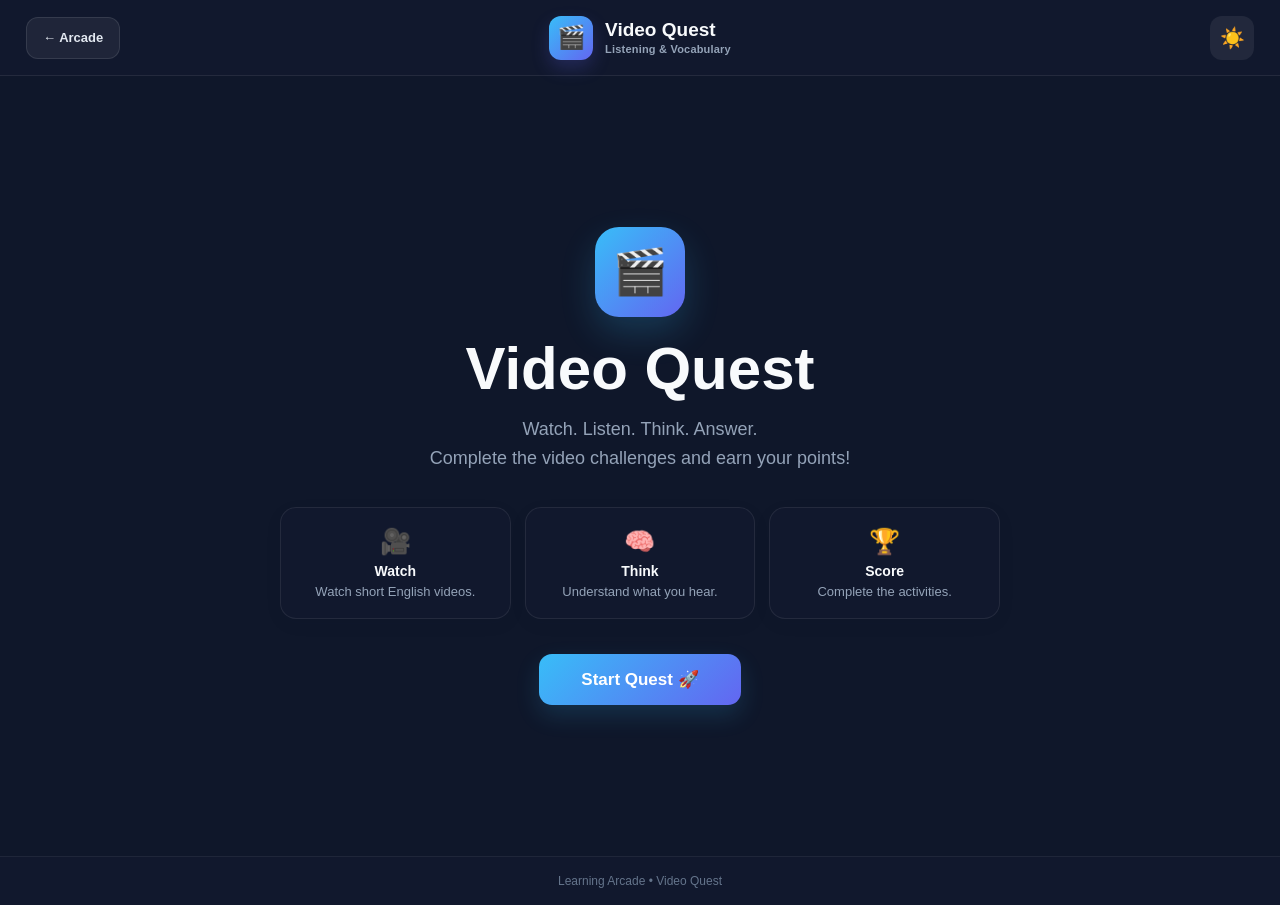
<file: games/video-quest/index.html>
<!DOCTYPE html>
<html lang="en">

<head>

    <meta charset="UTF-8">

    <meta
        name="viewport"
        content="width=device-width, initial-scale=1.0"
    >

    <title>Video Quest | Learning Arcade</title>

    <link
        rel="stylesheet"
        href="style.css"
    >

</head>


<body>

<div class="game-container">


    <!-- =========================================
         HEADER
    ========================================== -->

    <header class="quest-header">

        <!-- BACK TO MAIN ARCADE -->

        <a
            href="../../index.html"
            class="arcade-back"
        >
            ← Arcade
        </a>


        <!-- CENTER BRAND -->

        <div class="quest-brand">

            <div class="quest-brand-icon">
                🎬
            </div>


            <div class="quest-brand-text">

                <h1>
                    Video Quest
                </h1>

                <span>
                    Listening &amp; Vocabulary
                </span>

            </div>

        </div>


        <!-- THEME -->

        <button
            id="themeBtn"
            class="quest-theme-btn"
            type="button"
            aria-label="Toggle light and dark mode"
            title="Toggle theme"
        >
            🌙
        </button>

    </header>



    <!-- =========================================
         MAIN
    ========================================== -->

    <main>


        <!-- =====================================
             WELCOME
        ====================================== -->

        <section
            id="welcomeScreen"
            class="screen"
        >

            <div class="quest-icon">
                🎬
            </div>


            <h2>
                Video Quest
            </h2>


            <p class="subtitle">

                Watch. Listen. Think. Answer.

                <br>

                Complete the video challenges
                and earn your points!

            </p>


            <div class="quest-info">


                <div class="info-card">

                    <div class="info-icon">
                        🎥
                    </div>

                    <div class="info-title">
                        Watch
                    </div>

                    <div class="info-text">
                        Watch short English videos.
                    </div>

                </div>


                <div class="info-card">

                    <div class="info-icon">
                        🧠
                    </div>

                    <div class="info-title">
                        Think
                    </div>

                    <div class="info-text">
                        Understand what you hear.
                    </div>

                </div>


                <div class="info-card">

                    <div class="info-icon">
                        🏆
                    </div>

                    <div class="info-title">
                        Score
                    </div>

                    <div class="info-text">
                        Complete the activities.
                    </div>

                </div>

            </div>


            <button
                id="startBtn"
                class="start-btn"
                type="button"
            >
                Start Quest 🚀
            </button>

        </section>



        <!-- =====================================
             LEVEL SCREEN
        ====================================== -->

        <section
            id="levelScreen"
            class="screen hidden"
        >

            <div class="screen-icon">
                🌱
            </div>


            <h2 class="screen-title">
                Choose Your Level
            </h2>


            <p class="screen-description">
                Start with a level that matches you.
            </p>


            <div class="level-grid">


                <button
                    class="level-card"
                    data-level="A1"
                    type="button"
                >

                    <span class="level-icon">
                        🌱
                    </span>

                    <span class="level-name">
                        A1
                    </span>

                    <span class="level-description">
                        Beginner
                    </span>

                </button>


                <button
                    class="level-card coming-soon"
                    type="button"
                    disabled
                >

                    <span class="level-icon">
                        🌿
                    </span>

                    <span class="level-name">
                        A2
                    </span>

                    <span class="level-description">
                        Coming soon
                    </span>

                </button>


                <button
                    class="level-card coming-soon"
                    type="button"
                    disabled
                >

                    <span class="level-icon">
                        🌳
                    </span>

                    <span class="level-name">
                        B1
                    </span>

                    <span class="level-description">
                        Coming soon
                    </span>

                </button>

            </div>

        </section>



        <!-- =====================================
             VIDEO SELECTION
        ====================================== -->

        <section
            id="videoSelectScreen"
            class="screen hidden"
        >

            <button
                id="backToLevels"
                class="internal-back"
                type="button"
            >
                ← Back to Levels
            </button>


            <div class="screen-icon">
                🎬
            </div>


            <h2 class="screen-title">
                Choose Your Video
            </h2>


            <p class="screen-description">
                Choose a video challenge.
            </p>


            <div class="video-grid">


                <button
                    class="video-card"
                    data-video="1"
                    type="button"
                >

                    <div class="video-number">
                        01
                    </div>


                    <div class="video-card-content">

                        <div class="video-level">
                            A1 • VIDEO 01
                        </div>

                        <h3>
                            Sarah's House
                        </h3>

                        <p>
                            Talk about things in
                            your house using
                            <strong>a / an / the</strong>.
                        </p>

                    </div>


                    <span class="video-arrow">
                        →
                    </span>

                </button>

            </div>

        </section>



        <!-- =====================================
             LESSON SCREEN
        ====================================== -->

        <section
            id="lessonScreen"
            class="screen hidden"
        >

            <button
                id="backToVideos"
                class="internal-back"
                type="button"
            >
                ← Back to Videos
            </button>


            <div class="lesson-header">

                <div class="lesson-badge">
                    A1 • VIDEO 01
                </div>


                <h2>
                    Sarah's House
                </h2>


                <p>
                    Watch the video and complete
                    the activities below.
                </p>

            </div>



            <!-- =================================
                 VIDEO
            ================================== -->

            <div class="accordion-section active">

                <button
                    class="accordion-header"
                    type="button"
                >

                    <span class="accordion-left">

                        <span class="accordion-icon">
                            🎬
                        </span>

                        <span>
                            Watch the Video
                        </span>

                    </span>


                    <span class="accordion-arrow">
                        −
                    </span>

                </button>


                <div class="accordion-content">

                    <div class="video-wrapper">

                        <iframe
                            src="https://www.aparat.com/video/video/embed/videohash/nic1i5g/vt/frame"
                            title="Sarah's House - Ten Things"
                            allowfullscreen
                            scrolling="no"
                            allow="autoplay; encrypted-media"
                        ></iframe>

                    </div>


                    <p class="video-tip">
                        💡 Watch carefully. You can
                        watch the video more than once.
                    </p>

                </div>

            </div>



            <!-- =================================
                 VOCABULARY
            ================================== -->

            <div class="accordion-section">

                <button
                    class="accordion-header"
                    type="button"
                >

                    <span class="accordion-left">

                        <span class="accordion-icon">
                            📚
                        </span>

                        <span>
                            Vocabulary
                        </span>

                    </span>


                    <span class="accordion-arrow">
                        +
                    </span>

                </button>


                <div class="accordion-content">

                    <div class="vocab-intro">

                        <h3>
                            Match the words to the pictures
                        </h3>

                        <p id="matchInstruction">
                            First choose a word.
                        </p>

                    </div>


                    <div class="matching-game">


                        <div class="match-column">

                            <h4>
                                Words
                            </h4>


                            <button
                                class="match-word"
                                data-match="washing-machine"
                                type="button"
                            >
                                washing machine
                            </button>


                            <button
                                class="match-word"
                                data-match="fridge"
                                type="button"
                            >
                                fridge
                            </button>


                            <button
                                class="match-word"
                                data-match="stove"
                                type="button"
                            >
                                stove
                            </button>


                            <button
                                class="match-word"
                                data-match="vacuum-cleaner"
                                type="button"
                            >
                                vacuum cleaner
                            </button>


                            <button
                                class="match-word"
                                data-match="microwave"
                                type="button"
                            >
                                microwave
                            </button>

                        </div>



                        <div class="match-column">

                            <h4>
                                Pictures
                            </h4>


                            <button
                                class="match-picture"
                                data-match="microwave"
                                type="button"
                            >

                                <img
                                    src="./images/microwave.jpg"
                                    alt="microwave"
                                >

                            </button>


                            <button
                                class="match-picture"
                                data-match="washing-machine"
                                type="button"
                            >

                                <img
                                    src="./images/washing-machine.jpg"
                                    alt="washing machine"
                                >

                            </button>


                            <button
                                class="match-picture"
                                data-match="stove"
                                type="button"
                            >

                                <img
                                    src="./images/stove.jpg"
                                    alt="stove"
                                >

                            </button>


                            <button
                                class="match-picture"
                                data-match="fridge"
                                type="button"
                            >

                                <img
                                    src="./images/fridge.jpg"
                                    alt="fridge"
                                >

                            </button>


                            <button
                                class="match-picture"
                                data-match="vacuum-cleaner"
                                type="button"
                            >

                                <img
                                    src="./images/vacuum-cleaner.jpg"
                                    alt="vacuum cleaner"
                                >

                            </button>

                        </div>

                    </div>


                    <div
                        id="matchFeedback"
                        class="feedback"
                    ></div>


                    <div class="match-progress">

                        <span>
                            matched:
                        </span>

                        <strong id="matchCount">
                            0 / 5
                        </strong>

                    </div>

                </div>

            </div>



            <!-- =================================
                 GRAMMAR
            ================================== -->

            <div class="accordion-section">

                <button
                    class="accordion-header"
                    type="button"
                >

                    <span class="accordion-left">

                        <span class="accordion-icon">
                            🧠
                        </span>

                        <span>
                            Grammar
                        </span>

                    </span>


                    <span class="accordion-arrow">
                        +
                    </span>

                </button>


                <div class="accordion-content">

                    <div class="grammar-box">

                        <h3>
                            Articles: a / an / the
                        </h3>


                        <p>
                            We use <strong>a</strong> or
                            <strong>an</strong> when we talk
                            about one thing in general.
                        </p>


                        <div class="grammar-examples">

                            <div>

                                <span>
                                    a
                                </span>

                                <p>
                                    a washing machine
                                </p>

                            </div>


                            <div>

                                <span>
                                    an
                                </span>

                                <p>
                                    an air conditioner
                                </p>

                            </div>


                            <div>

                                <span>
                                    the
                                </span>

                                <p>
                                    the house
                                </p>

                            </div>

                        </div>


                        <p class="grammar-note">
                            💡 Use <strong>an</strong> before
                            a vowel sound.
                        </p>

                    </div>

                </div>

            </div>



            <!-- =================================
                 TRANSCRIPT
            ================================== -->

            <div class="accordion-section">

                <button
                    class="accordion-header"
                    type="button"
                >

                    <span class="accordion-left">

                        <span class="accordion-icon">
                            📝
                        </span>

                        <span>
                            Transcript
                        </span>

                    </span>


                    <span class="accordion-arrow">
                        +
                    </span>

                </button>


                <div class="accordion-content">

                    <div class="transcript-box">

                        <p>
                            Hi, my name is Sarah and I will
                            say 10 things about myself using
                            articles "a" and "the" and I'll
                            talk about what is in my house.
                        </p>


                        <p>
                            Okay. I have a washing machine.
                            I also have a fridge. I have a
                            small stove. I want a bigger stove.
                        </p>


                        <p>
                            I don't have an electric toaster.
                            I do have a vacuum cleaner,
                            and I have a TV.
                        </p>


                        <p>
                            I have an air conditioner,
                            and I have a microwave.
                            I want another TV.
                        </p>


                        <p>
                            So how about you? Can you say 10
                            things using articles about things
                            in your house?
                        </p>


                        <p>
                            You should try!
                        </p>

                    </div>

                </div>

            </div>



            <!-- =================================
                 QUESTIONS
            ================================== -->

            <div class="accordion-section">

                <button
                    class="accordion-header"
                    type="button"
                >

                    <span class="accordion-left">

                        <span class="accordion-icon">
                            ❓
                        </span>

                        <span>
                            Questions
                        </span>

                    </span>


                    <span class="accordion-arrow">
                        +
                    </span>

                </button>


                <div class="accordion-content">

                    <div class="quiz-topbar">

                        <div>

                            <span class="quiz-label">
                                SCORE
                            </span>

                            <strong id="quizScore">
                                0
                            </strong>

                            <span>
                                / 5
                            </span>

                        </div>


                        <div
                            id="quizMessage"
                            class="quiz-message"
                        >
                            choose the best answer
                        </div>

                    </div>


                    <div class="question-list">


                        <div
                            class="question-card"
                            data-question="1"
                        >

                            <div class="question-number">
                                01
                            </div>


                            <div class="question-content">

                                <p class="question-text">
                                    What does Sarah have
                                    in her house?
                                </p>


                                <div class="answer-options">

                                    <button
                                        class="answer-btn"
                                        data-correct="true"
                                        type="button"
                                    >
                                        <span class="option-letter">
                                            A
                                        </span>

                                        <span>
                                            A washing machine
                                        </span>

                                    </button>


                                    <button
                                        class="answer-btn"
                                        data-correct="false"
                                        type="button"
                                    >
                                        <span class="option-letter">
                                            B
                                        </span>

                                        <span>
                                            A bicycle
                                        </span>

                                    </button>


                                    <button
                                        class="answer-btn"
                                        data-correct="false"
                                        type="button"
                                    >
                                        <span class="option-letter">
                                            C
                                        </span>

                                        <span>
                                            A computer
                                        </span>

                                    </button>

                                </div>

                            </div>

                        </div>



                        <div
                            class="question-card"
                            data-question="2"
                        >

                            <div class="question-number">
                                02
                            </div>


                            <div class="question-content">

                                <p class="question-text">
                                    What kind of stove
                                    does Sarah have?
                                </p>


                                <div class="answer-options">

                                    <button
                                        class="answer-btn"
                                        data-correct="true"
                                        type="button"
                                    >
                                        <span class="option-letter">
                                            A
                                        </span>

                                        <span>
                                            A small stove
                                        </span>

                                    </button>


                                    <button
                                        class="answer-btn"
                                        data-correct="false"
                                        type="button"
                                    >
                                        <span class="option-letter">
                                            B
                                        </span>

                                        <span>
                                            A big stove
                                        </span>

                                    </button>


                                    <button
                                        class="answer-btn"
                                        data-correct="false"
                                        type="button"
                                    >
                                        <span class="option-letter">
                                            C
                                        </span>

                                        <span>
                                            No stove
                                        </span>

                                    </button>

                                </div>

                            </div>

                        </div>



                        <div
                            class="question-card"
                            data-question="3"
                        >

                            <div class="question-number">
                                03
                            </div>


                            <div class="question-content">

                                <p class="question-text">
                                    What doesn't Sarah have?
                                </p>


                                <div class="answer-options">

                                    <button
                                        class="answer-btn"
                                        data-correct="true"
                                        type="button"
                                    >
                                        <span class="option-letter">
                                            A
                                        </span>

                                        <span>
                                            An electric toaster
                                        </span>

                                    </button>


                                    <button
                                        class="answer-btn"
                                        data-correct="false"
                                        type="button"
                                    >
                                        <span class="option-letter">
                                            B
                                        </span>

                                        <span>
                                            A microwave
                                        </span>

                                    </button>


                                    <button
                                        class="answer-btn"
                                        data-correct="false"
                                        type="button"
                                    >
                                        <span class="option-letter">
                                            C
                                        </span>

                                        <span>
                                            A TV
                                        </span>

                                    </button>

                                </div>

                            </div>

                        </div>



                        <div
                            class="question-card"
                            data-question="4"
                        >

                            <div class="question-number">
                                04
                            </div>


                            <div class="question-content">

                                <p class="question-text">
                                    What does Sarah want?
                                </p>


                                <div class="answer-options">

                                    <button
                                        class="answer-btn"
                                        data-correct="false"
                                        type="button"
                                    >
                                        <span class="option-letter">
                                            A
                                        </span>

                                        <span>
                                            A smaller stove
                                        </span>

                                    </button>


                                    <button
                                        class="answer-btn"
                                        data-correct="true"
                                        type="button"
                                    >
                                        <span class="option-letter">
                                            B
                                        </span>

                                        <span>
                                            A bigger stove
                                        </span>

                                    </button>


                                    <button
                                        class="answer-btn"
                                        data-correct="false"
                                        type="button"
                                    >
                                        <span class="option-letter">
                                            C
                                        </span>

                                        <span>
                                            A new fridge
                                        </span>

                                    </button>

                                </div>

                            </div>

                        </div>



                        <div
                            class="question-card"
                            data-question="5"
                        >

                            <div class="question-number">
                                05
                            </div>


                            <div class="question-content">

                                <p class="question-text">
                                    How many things does
                                    Sarah talk about?
                                </p>


                                <div class="answer-options">

                                    <button
                                        class="answer-btn"
                                        data-correct="false"
                                        type="button"
                                    >
                                        <span class="option-letter">
                                            A
                                        </span>

                                        <span>
                                            Five
                                        </span>

                                    </button>


                                    <button
                                        class="answer-btn"
                                        data-correct="false"
                                        type="button"
                                    >
                                        <span class="option-letter">
                                            B
                                        </span>

                                        <span>
                                            Eight
                                        </span>

                                    </button>


                                    <button
                                        class="answer-btn"
                                        data-correct="true"
                                        type="button"
                                    >
                                        <span class="option-letter">
                                            C
                                        </span>

                                        <span>
                                            Ten
                                        </span>

                                    </button>

                                </div>

                            </div>

                        </div>

                    </div>


                    <div
                        id="quizFeedback"
                        class="quiz-feedback"
                    ></div>


                    <div
                        id="quizComplete"
                        class="quiz-complete hidden"
                    >

                        🏆 Quiz complete!

                        <strong>

                            <span id="finalQuizScore">
                                0
                            </span>

                            / 5

                        </strong>

                    </div>

                </div>

            </div>



            <!-- =================================
                 SPEAK & WRITE
            ================================== -->

            <div class="accordion-section">

                <button
                    class="accordion-header"
                    type="button"
                >

                    <span class="accordion-left">

                        <span class="accordion-icon">
                            ✍️
                        </span>

                        <span>
                            Speak &amp; Write
                        </span>

                    </span>


                    <span class="accordion-arrow">
                        +
                    </span>

                </button>


                <div class="accordion-content">

                    <div class="speak-box">


                        <div class="speak-prompt">

                            <span class="speak-big-icon">
                                🏠
                            </span>


                            <div>

                                <h3>
                                    Your Turn!
                                </h3>

                                <p>
                                    Write 10 things about
                                    your house. Try to use
                                    <strong>a</strong>,
                                    <strong>an</strong>,
                                    and
                                    <strong>the</strong>.
                                </p>

                            </div>

                        </div>


                        <div id="writingArea">

                            <textarea
                                id="speakAnswer"
                                placeholder="Example: I have a TV. I have a fridge. I have an air conditioner..."
                            ></textarea>


                            <div class="speak-footer">

                                <span id="wordCount">
                                    0 words
                                </span>


                                <div class="speak-actions">

                                    <button
                                        id="clearAnswer"
                                        type="button"
                                        class="clear-btn"
                                    >
                                        Clear
                                    </button>


                                    <button
                                        id="submitAnswer"
                                        type="button"
                                        class="submit-btn"
                                    >
                                        Submit ✓
                                    </button>

                                </div>

                            </div>


                            <div
                                id="speakFeedback"
                                class="speak-feedback"
                            ></div>

                        </div>


                        <div
                            id="answerResult"
                            class="answer-result hidden"
                        >

                            <div class="result-header">

                                <div class="result-icon">
                                    ✅
                                </div>


                                <div>

                                    <h3>
                                        Your Answer
                                    </h3>

                                    <p>
                                        Nice work! Here is what
                                        you wrote.
                                    </p>

                                </div>

                            </div>


                            <div
                                id="submittedText"
                                class="submitted-text"
                            ></div>


                            <div class="article-check">

                                <h4>
                                    Article Check
                                </h4>


                                <div class="article-results">

                                    <div
                                        id="aResult"
                                        class="article-item"
                                    >

                                        <span>
                                            a
                                        </span>

                                        <strong>
                                            —
                                        </strong>

                                    </div>


                                    <div
                                        id="anResult"
                                        class="article-item"
                                    >

                                        <span>
                                            an
                                        </span>

                                        <strong>
                                            —
                                        </strong>

                                    </div>


                                    <div
                                        id="theResult"
                                        class="article-item"
                                    >

                                        <span>
                                            the
                                        </span>

                                        <strong>
                                            —
                                        </strong>

                                    </div>

                                </div>

                            </div>


                            <div
                                id="resultMessage"
                                class="result-message"
                            ></div>


                            <button
                                id="editAnswer"
                                type="button"
                                class="edit-btn"
                            >
                                ✏️ Edit Answer
                            </button>

                        </div>

                    </div>

                </div>

            </div>



            <!-- =================================
                 FINISH
            ================================== -->

            <div class="finish-card">

                <div>
                    🏆
                </div>

                <h3>
                    Great job!
                </h3>

                <p>
                    You completed Sarah's House.
                </p>

            </div>


        </section>

    </main>



    <!-- =========================================
         FOOTER
    ========================================== -->

    <footer>
        Learning Arcade • Video Quest
    </footer>


</div>


<script src="script.js"></script>

</body>

</html>
</file>
<file: style.css>
/* =====================================================
   GLOBAL
===================================================== */

* {
    margin: 0;
    padding: 0;
    box-sizing: border-box;
}

html {
    scroll-behavior: smooth;
}

body {
    font-family: Arial, Helvetica, sans-serif;
    background: #090b14;
    color: #ffffff;
    min-height: 100vh;
    overflow-x: hidden;
}


/* =====================================================
   ARCADE HEADER / BANNER
===================================================== */

.arcade-header {
    position: relative;
    width: 100%;
    height: 360px;
    overflow: hidden;
    background: #050712;
}


/* =====================================================
   BANNER IMAGE
===================================================== */

.arcade-banner {
    position: absolute;
    inset: 0;
    z-index: 1;
    background-image:
        linear-gradient(to bottom, rgba(4,6,18,0.08), rgba(4,6,18,0.03) 45%, rgba(4,6,18,0.55) 100%),
        url("https://cdn.imgurl.ir/uploads/i811231_Untitled_design.png");
    background-position: center center;
    background-size: cover;
    background-repeat: no-repeat;
    transform: scale(1.01);
}


.arcade-banner::after {
    content: "";
    position: absolute;
    inset: 0;
    background: linear-gradient(90deg, rgba(0,0,0,0.50), transparent 22%, transparent 78%, rgba(0,0,0,0.40));
    pointer-events: none;
}


/* =====================================================
   FLOATING NAVIGATION
===================================================== */

.arcade-nav {
    position: fixed;
    top: 16px;
    left: 50%;
    transform: translateX(-50%) scale(1);
    z-index: 9999;
    display: flex;
    align-items: center;
    gap: 7px;
    padding: 7px;
    border: 1px solid rgba(255,255,255,0.18);
    border-radius: 15px;
    background: rgba(8,10,20,0.72);
    backdrop-filter: blur(18px);
    -webkit-backdrop-filter: blur(18px);
    box-shadow: 0 12px 35px rgba(0,0,0,0.30), 0 0 0 1px rgba(255,255,255,0.04);
    white-space: nowrap;
    transition: transform 0.28s ease, opacity 0.28s ease, background 0.28s ease, box-shadow 0.28s ease;
}


/* =====================================================
   SCROLLED NAV STATE
===================================================== */

.arcade-nav.nav-scrolled {
    transform: translateX(-50%) scale(0.92);
    opacity: 0.78;
    background: rgba(5,7,18,0.42);
    box-shadow: 0 8px 24px rgba(0,0,0,0.20);
}


.arcade-nav:not(.nav-scrolled) {
    opacity: 1;
    transform: translateX(-50%) scale(1);
}


/* =====================================================
   NAV LINKS
===================================================== */

.arcade-nav .nav-link {
    position: relative;
    display: inline-flex;
    align-items: center;
    justify-content: center;
    min-height: 38px;
    padding: 0 14px;
    border: 1px solid transparent;
    border-radius: 10px;
    color: #e2e8f0;
    background: transparent;
    text-decoration: none;
    font-size: 12px;
    font-weight: 700;
    transition: all 0.2s ease;
}


.arcade-nav .nav-link:hover {
    background: rgba(255,255,255,0.10);
    border-color: rgba(255,255,255,0.12);
    transform: translateY(-1px);
}


.arcade-nav .nav-link.active {
    background: linear-gradient(135deg, rgba(124,92,255,0.80), rgba(78,203,255,0.45));
    border-color: rgba(255,255,255,0.20);
    color: #ffffff;
    box-shadow: 0 5px 18px rgba(124,92,255,0.28);
}


.arcade-nav .nav-link.active::after {
    content: "";
    position: absolute;
    left: 50%;
    bottom: -5px;
    width: 16px;
    height: 2px;
    border-radius: 10px;
    background: #ffffff;
    transform: translateX(-50%);
}


/* =====================================================
   THEME BUTTON
===================================================== */

.arcade-nav .theme-toggle {
    width: 38px;
    height: 38px;
    border: 1px solid rgba(255,255,255,0.12);
    border-radius: 10px;
    background: rgba(255,255,255,0.08);
    color: #ffffff;
    font-size: 16px;
    cursor: pointer;
    transition: all 0.2s ease;
}


.arcade-nav .theme-toggle:hover {
    transform: translateY(-2px) rotate(8deg);
    background: rgba(255,255,255,0.14);
}


/* =====================================================
   HERO
===================================================== */

.hero {
    min-height: 620px;
    padding: 90px 7%;
    display: flex;
    align-items: center;
    justify-content: space-between;
    position: relative;
    overflow: hidden;
}


.hero::before {
    content: "";
    position: absolute;
    width: 500px;
    height: 500px;
    background: #5c43ff;
    filter: blur(180px);
    opacity: 0.16;
    top: 50px;
    left: 20%;
}


.hero-content {
    max-width: 650px;
    position: relative;
    z-index: 2;
}


.badge {
    display: inline-block;
    padding: 8px 14px;
    border-radius: 30px;
    background: rgba(124,92,255,0.12);
    border: 1px solid rgba(124,92,255,0.30);
    color: #a99aff;
    font-size: 11px;
    letter-spacing: 1px;
}


/* LIGHT MODE BADGE */

body.light-mode .badge {
    background: rgba(99,102,241,0.10);
    border-color: rgba(79,70,229,0.22);
    color: #4338ca;
}


.hero h2 {
    margin-top: 25px;
    font-size: clamp(45px,6vw,80px);
    line-height: 0.98;
    letter-spacing: -3px;
}


.hero h2 span {
    color: #7c8cff;
}


.hero p {
    margin-top: 30px;
    max-width: 560px;
    color: #9da3b7;
    font-size: 17px;
    line-height: 1.7;
}


.primary-button {
    margin-top: 35px;
    padding: 16px 26px;
    border: none;
    border-radius: 12px;
    background: linear-gradient(135deg, #7c5cff, #4ecbff);
    color: #ffffff;
    font-weight: 800;
    letter-spacing: 0.5px;
    cursor: pointer;
    transition: 0.25s;
}


.primary-button:hover {
    transform: translateY(-3px);
    box-shadow: 0 15px 40px rgba(92,72,255,0.30);
}


/* =====================================================
   HERO DECORATION
===================================================== */

.hero-decoration {
    width: 380px;
    height: 380px;
    position: relative;
}


.floating-card {
    position: absolute;
    width: 150px;
    height: 120px;
    border-radius: 22px;
    background: rgba(255,255,255,0.05);
    border: 1px solid rgba(255,255,255,0.10);
    backdrop-filter: blur(10px);
    display: flex;
    flex-direction: column;
    align-items: center;
    justify-content: center;
    font-size: 38px;
    box-shadow: 0 20px 60px rgba(0,0,0,0.30);
    animation: float 4s ease-in-out infinite;
}


.floating-card span {
    margin-top: 10px;
    font-size: 12px;
    color: #aeb3c7;
}


.card-one {
    top: 20px;
    left: 20px;
}


.card-two {
    top: 130px;
    right: 0;
    animation-delay: 1s;
}


.card-three {
    bottom: 20px;
    left: 80px;
    animation-delay: 2s;
}


@keyframes float {
    0%, 100% { transform: translateY(0); }
    50% { transform: translateY(-12px); }
}


/* =====================================================
   GAMES
===================================================== */

.games-section {
    padding: 90px 7%;
    background: #0d101b;
}


.section-heading {
    display: flex;
    justify-content: space-between;
    align-items: end;
    margin-bottom: 40px;
}


.section-label {
    font-size: 11px;
    letter-spacing: 3px;
    color: #7c8cff;
}


.section-heading h3,
.about-section h3 {
    margin-top: 8px;
    font-size: 38px;
    letter-spacing: -1px;
}


.section-heading p {
    color: #858b9e;
}


.games-grid {
    display: grid;
    grid-template-columns: repeat(2,1fr);
    gap: 20px;
}


.game-card {
    padding: 28px;
    min-height: 300px;
    border-radius: 22px;
    background: #141827;
    border: 1px solid rgba(255,255,255,0.06);
    transition: 0.25s;
    display: flex;
    flex-direction: column;
    justify-content: space-between;
}


.game-card:hover {
    transform: translateY(-5px);
    border-color: rgba(124,92,255,0.40);
    box-shadow: 0 20px 50px rgba(0,0,0,0.25);
}


.game-card.featured {
    background: linear-gradient(135deg, rgba(124,92,255,0.18), rgba(20,24,39,1));
}


.game-icon {
    width: 60px;
    height: 60px;
    border-radius: 17px;
    background: rgba(255,255,255,0.06);
    display: flex;
    align-items: center;
    justify-content: center;
    font-size: 30px;
}


/* =====================================================
   GAME STATUS
===================================================== */

.game-status {
    display: inline-block;
    margin-top: 22px;
    font-size: 10px;
    letter-spacing: 1px;
    font-weight: 800;
}


.game-status.available {
    color: #62e6a5;
}


.game-card.featured .game-status.available::first-letter {
    color: #22c55e;
}


.game-status.coming {
    color: #777e95;
}


/* =====================================================
   GAME INFO
===================================================== */

.game-info h4 {
    margin-top: 8px;
    font-size: 27px;
}


.game-info p {
    margin-top: 10px;
    color: #858b9e;
    line-height: 1.5;
}


/* =====================================================
   TAGS
===================================================== */

.game-tags {
    display: flex;
    gap: 8px;
    margin-top: 15px;
    flex-wrap: wrap;
}


.game-tags span {
    padding: 6px 9px;
    border-radius: 7px;
    background: rgba(255,255,255,0.05);
    color: #9da3b7;
    font-size: 10px;
}


/* =====================================================
   GAME BUTTON
===================================================== */

.game-button {
    display: inline-block;
    margin-top: 20px;
    padding: 12px 16px;
    border-radius: 10px;
    border: 1px solid rgba(255,255,255,0.10);
    background: transparent;
    color: #ffffff;
    cursor: pointer;
    font-weight: 700;
    text-decoration: none;
    text-align: center;
    transition: all 0.2s ease;
}


.game-button:not(.disabled):hover {
    background: #7c5cff;
    border-color: #7c5cff;
    color: #ffffff;
    transform: translateY(-2px);
    box-shadow: 0 8px 22px rgba(124,92,255,0.20);
}


.game-button.disabled {
    color: #5f6577;
    cursor: not-allowed;
}


/* =====================================================
   QUICK STATS
===================================================== */

.stats-section {
    padding: 30px 7%;
    display: grid;
    grid-template-columns: repeat(4,1fr);
    gap: 15px;
    background: #090b14;
}


.stat-card {
    padding: 20px;
    display: flex;
    align-items: center;
    gap: 15px;
    background: #141827;
    border: 1px solid rgba(255,255,255,0.06);
    border-radius: 16px;
}


.stat-icon {
    width: 45px;
    height: 45px;
    display: flex;
    align-items: center;
    justify-content: center;
    background: rgba(255,255,255,0.05);
    border-radius: 12px;
    font-size: 20px;
}


.stat-card strong {
    display: block;
    font-size: 20px;
}


.stat-card span {
    display: block;
    margin-top: 3px;
    color: #858b9e;
    font-size: 11px;
}


/* =====================================================
   DASHBOARD / LEADERBOARD
===================================================== */

.dashboard-section {
    padding: 90px 7%;
}


.leaderboard-preview {
    max-width: 800px;
    margin: 40px auto 0;
    background: #141827;
    border: 1px solid rgba(255,255,255,0.06);
    border-radius: 20px;
    overflow: hidden;
}


.leaderboard-row {
    padding: 20px 25px;
    display: grid;
    grid-template-columns: 60px 1fr auto;
    align-items: center;
    gap: 15px;
    border-bottom: 1px solid rgba(255,255,255,0.06);
}


.leaderboard-row:last-child {
    border-bottom: none;
}


.rank {
    font-size: 20px;
}


.player {
    font-weight: 600;
}


.leaderboard-row strong {
    color: #8e80ff;
}


.leaderboard-row.locked {
    color: #777e91;
}


/* =====================================================
   PROFILE
===================================================== */

.profile-section {
    padding: 30px 7% 100px;
}


.profile-card {
    max-width: 1000px;
    margin: auto;
    padding: 35px;
    display: flex;
    align-items: center;
    gap: 25px;
    background: #141827;
    border: 1px solid rgba(255,255,255,0.06);
    border-radius: 22px;
}


.profile-avatar {
    width: 80px;
    height: 80px;
    flex-shrink: 0;
    display: flex;
    align-items: center;
    justify-content: center;
    border-radius: 50%;
    background: linear-gradient(135deg, #7c5cff, #4ecbff);
    font-size: 35px;
}


.profile-info {
    flex: 1;
}


.profile-info h3 {
    margin-top: 5px;
    font-size: 25px;
}


.profile-info p {
    margin-top: 8px;
    color: #858b9e;
}


.profile-stats {
    display: flex;
    gap: 30px;
}


.profile-stats div {
    text-align: center;
}


.profile-stats strong {
    display: block;
    font-size: 22px;
}


.profile-stats span {
    display: block;
    margin-top: 4px;
    color: #858b9e;
    font-size: 11px;
}


.profile-button {
    padding: 13px 18px;
    border: none;
    border-radius: 10px;
    background: linear-gradient(135deg, #7c5cff, #4ecbff);
    color: #ffffff;
    font-weight: 800;
    font-size: 11px;
    cursor: pointer;
    white-space: nowrap;
    transition: 0.25s;
}


.profile-button:hover {
    transform: translateY(-2px);
    box-shadow: 0 10px 30px rgba(92,72,255,0.30);
}


/* =====================================================
   ABOUT
===================================================== */

.about-section {
    padding: 110px 7%;
    text-align: center;
}


.about-content {
    max-width: 700px;
    margin: auto;
}


.about-section p {
    margin-top: 20px;
    color: #858b9e;
    line-height: 1.7;
    font-size: 17px;
}


/* =====================================================
   FOOTER
===================================================== */

footer {
    padding: 35px 7%;
    border-top: 1px solid rgba(255,255,255,0.07);
    display: flex;
    justify-content: space-between;
    align-items: center;
    color: #6f7588;
}


.footer-brand strong {
    display: block;
    color: #ffffff;
    font-size: 13px;
    letter-spacing: 2px;
}


.footer-brand span {
    font-size: 11px;
}


footer p {
    font-size: 12px;
}


/* =====================================================
   PLAYER MODAL
   z-index raised above .arcade-nav (9999) so the fixed
   nav can never sit on top of the modal overlay.
===================================================== */

.modal-overlay {
    position: fixed;
    inset: 0;
    z-index: 10000;
    display: none;
    align-items: center;
    justify-content: center;
    padding: 20px;
    background: rgba(0,0,0,0.70);
    backdrop-filter: blur(8px);
}


.modal-overlay.show {
    display: flex;
}


.player-modal {
    width: 100%;
    max-width: 430px;
    padding: 40px;
    position: relative;
    text-align: center;
    background: #141827;
    border: 1px solid rgba(255,255,255,0.10);
    border-radius: 25px;
    box-shadow: 0 30px 100px rgba(0,0,0,0.50);
    animation: modalIn 0.25s ease;
}


@keyframes modalIn {
    from { opacity: 0; transform: translateY(20px) scale(0.97); }
    to { opacity: 1; transform: translateY(0) scale(1); }
}


.modal-close {
    position: absolute;
    top: 15px;
    right: 18px;
    width: 35px;
    height: 35px;
    border: none;
    border-radius: 10px;
    background: rgba(255,255,255,0.05);
    color: #aeb3c7;
    font-size: 23px;
    cursor: pointer;
}


.modal-close:hover {
    background: rgba(255,255,255,0.10);
    color: white;
}


.modal-icon {
    width: 70px;
    height: 70px;
    margin: 0 auto 20px;
    display: flex;
    align-items: center;
    justify-content: center;
    border-radius: 20px;
    background: linear-gradient(135deg, #7c5cff, #4ecbff);
    font-size: 32px;
}


.player-modal h3 {
    margin-top: 10px;
    font-size: 30px;
}


.player-modal p {
    margin-top: 10px;
    color: #858b9e;
    line-height: 1.6;
}


.player-modal input {
    width: 100%;
    margin-top: 25px;
    padding: 16px 18px;
    border: 1px solid rgba(255,255,255,0.10);
    border-radius: 12px;
    outline: none;
    background: rgba(255,255,255,0.05);
    color: white;
    font-size: 16px;
    text-align: center;
}


.player-modal input:focus {
    border-color: #7c5cff;
    box-shadow: 0 0 0 3px rgba(124,92,255,0.12);
}


.player-modal input::placeholder {
    color: #666d80;
}


.modal-button {
    width: 100%;
    margin-top: 15px;
}


/* =====================================================
   LIGHT MODE
===================================================== */

body.light-mode {
    background: #f4f6fb;
    color: #171a26;
}


/* =====================================================
   LIGHT MODE BANNER
===================================================== */

body.light-mode .arcade-banner {
    background-image:
        linear-gradient(to bottom, rgba(4,6,18,0.08), rgba(4,6,18,0.03) 45%, rgba(4,6,18,0.50) 100%),
        url("https://cdn.imgurl.ir/uploads/i811231_Untitled_design.png");
}


/* =====================================================
   LIGHT MODE NAV
===================================================== */

body.light-mode .arcade-nav {
    background: rgba(255,255,255,0.78);
    border-color: rgba(20,25,45,0.10);
    box-shadow: 0 12px 35px rgba(15,23,42,0.14);
}


body.light-mode .arcade-nav.nav-scrolled {
    background: rgba(255,255,255,0.55);
    opacity: 0.78;
    box-shadow: 0 8px 24px rgba(15,23,42,0.10);
}


body.light-mode .arcade-nav .nav-link {
    color: #334155;
}


body.light-mode .arcade-nav .nav-link:hover {
    color: #1e1b4b;
    background: rgba(99,102,241,0.08);
    border-color: rgba(99,102,241,0.14);
}


body.light-mode .arcade-nav .nav-link.active {
    color: #ffffff;
    background: linear-gradient(135deg, #7c5cff, #4ecbff);
    border-color: rgba(255,255,255,0.25);
}


body.light-mode .arcade-nav .theme-toggle {
    background: rgba(255,255,255,0.72);
    color: #171a26;
    border-color: rgba(15,23,42,0.08);
}


/* =====================================================
   LIGHT MODE HERO
===================================================== */

body.light-mode .hero {
    background: #f4f6fb;
}


body.light-mode .hero p {
    color: #62697a;
}


/* =====================================================
   LIGHT MODE GAMES
===================================================== */

body.light-mode .games-section {
    background: #e9ecf4;
}


body.light-mode .section-heading p {
    color: #686f81;
}


body.light-mode .game-card {
    background: #ffffff;
    border-color: rgba(0,0,0,0.07);
    box-shadow: 0 10px 30px rgba(0,0,0,0.05);
}


body.light-mode .game-card.featured {
    background: linear-gradient(135deg, rgba(124,92,255,0.10), #ffffff);
}


body.light-mode .game-card:hover {
    border-color: rgba(124,92,255,0.30);
    box-shadow: 0 20px 50px rgba(0,0,0,0.10);
}


body.light-mode .game-icon {
    background: #f0f1f7;
}


/* =====================================================
   LIGHT MODE PLAY NOW
===================================================== */

body.light-mode .game-status.available {
    color: #15803d !important;
}


body.light-mode .game-card.featured .game-status.available::first-letter {
    color: #16a34a;
}


body.light-mode .game-status.coming {
    color: #64748b;
}


/* =====================================================
   LIGHT MODE GAME CONTENT
===================================================== */

body.light-mode .game-info p {
    color: #686f81;
}


body.light-mode .game-tags span {
    background: #f0f1f7;
    color: #666d80;
}


body.light-mode .game-button {
    border-color: rgba(0,0,0,0.10);
    color: #171a26;
}


body.light-mode .game-button:not(.disabled):hover {
    color: #ffffff;
}


/* =====================================================
   LIGHT MODE STATS
===================================================== */

body.light-mode .stats-section {
    background: #f4f6fb;
}


body.light-mode .stat-card {
    background: #ffffff;
    border-color: rgba(0,0,0,0.07);
}


body.light-mode .stat-icon {
    background: #f0f1f7;
}


body.light-mode .stat-card span {
    color: #686f81;
}


/* =====================================================
   LIGHT MODE LEADERBOARD
===================================================== */

body.light-mode .leaderboard-preview {
    background: #ffffff;
    border-color: rgba(0,0,0,0.07);
}


body.light-mode .leaderboard-row {
    border-bottom-color: rgba(0,0,0,0.07);
}


body.light-mode .leaderboard-row.locked {
    color: #777d90;
}


/* =====================================================
   LIGHT MODE PROFILE
===================================================== */

body.light-mode .profile-card {
    background: #ffffff;
    border-color: rgba(0,0,0,0.07);
}


body.light-mode .profile-info p {
    color: #686f81;
}


body.light-mode .profile-stats span {
    color: #686f81;
}


/* =====================================================
   LIGHT MODE ABOUT
===================================================== */

body.light-mode .about-section p {
    color: #686f81;
}


/* =====================================================
   LIGHT MODE MODAL
===================================================== */

body.light-mode .player-modal {
    background: #ffffff;
    border-color: rgba(0,0,0,0.08);
    box-shadow: 0 30px 100px rgba(0,0,0,0.20);
}


body.light-mode .player-modal p {
    color: #686f81;
}


body.light-mode .modal-close {
    background: #f0f1f7;
    color: #686f81;
}


body.light-mode .modal-close:hover {
    background: #e5e7ef;
    color: #171a26;
}


body.light-mode .player-modal input {
    background: #f4f5f9;
    border-color: rgba(0,0,0,0.08);
    color: #171a26;
}


/* =====================================================
   MOBILE — TABLET
   Range covered: 601px – 850px
===================================================== */

@media (max-width: 850px) {

    .arcade-header {
        height: 260px;
    }

    .arcade-nav {
        top: 12px;
        width: calc(100% - 24px);
        justify-content: center;
        flex-wrap: wrap;
    }

    .arcade-nav .nav-link {
        min-height: 34px;
        padding: 0 10px;
        font-size: 11px;
    }

    .hero {
        padding: 70px 5%;
    }

    .hero-decoration {
        display: none;
    }

    .games-section {
        padding: 70px 5%;
    }

    .games-grid {
        grid-template-columns: 1fr;
    }

    .section-heading {
        display: block;
    }

    .section-heading p {
        margin-top: 12px;
    }

    .stats-section {
        grid-template-columns: repeat(2,1fr);
        padding: 25px 5%;
    }

    .dashboard-section {
        padding: 70px 5%;
    }

    .profile-section {
        padding: 20px 5% 70px;
    }

    .profile-card {
        flex-direction: column;
        text-align: center;
    }

    .profile-stats {
        width: 100%;
        justify-content: center;
    }

    .profile-button {
        width: 100%;
    }

    .leaderboard-row {
        grid-template-columns: 45px 1fr auto;
        padding: 17px;
    }

    footer {
        flex-direction: column;
        gap: 15px;
        text-align: center;
    }

    .player-modal {
        padding: 35px 25px;
    }

}


/* =====================================================
   MOBILE — PHONE
   Single consolidated breakpoint (previously split
   across two separate max-width:600px blocks).
   Range covered: 0 – 600px
===================================================== */

@media (max-width: 600px) {

    /* -----------------------------------------------
       PAGE
    ----------------------------------------------- */

    body {
        font-size: 14px;
    }


    /* -----------------------------------------------
       HEADER / BANNER
    ----------------------------------------------- */

    .arcade-header {
        height: 220px;
    }

    .arcade-banner {
        background-position: center center;
    }


    /* -----------------------------------------------
       FLOATING NAV
    ----------------------------------------------- */

    .arcade-nav {
        position: fixed;
        top: 10px;
        left: 50%;
        width: calc(100% - 16px);
        padding: 5px;
        gap: 3px;
        border-radius: 13px;
        transform: translateX(-50%) scale(1);
        overflow: hidden;
    }

    .arcade-nav.nav-scrolled {
        transform: translateX(-50%) scale(0.94);
        opacity: 0.76;
    }

    .arcade-nav .nav-link {
        flex: 1;
        min-height: 34px;
        padding: 0 6px;
        border-radius: 8px;
        font-size: 9px;
        white-space: nowrap;
    }

    .arcade-nav .nav-link.active::after {
        bottom: -4px;
        width: 14px;
        height: 2px;
    }

    .arcade-nav .theme-toggle {
        flex: 0 0 34px;
        width: 34px;
        height: 34px;
        font-size: 14px;
        border-radius: 8px;
    }


    /* -----------------------------------------------
       HERO
    ----------------------------------------------- */

    .hero {
        min-height: auto;
        padding: 55px 20px 65px;
        display: block;
        text-align: center;
    }

    .hero-content {
        max-width: 100%;
    }

    .badge {
        font-size: 9px;
        padding: 7px 10px;
    }

    .hero h2 {
        margin-top: 20px;
        font-size: clamp(38px, 11vw, 52px);
        line-height: 1.02;
        letter-spacing: -2px;
    }

    .hero p {
        margin: 22px auto 0;
        max-width: 450px;
        font-size: 14px;
        line-height: 1.65;
    }

    .primary-button {
        margin-top: 25px;
        width: 100%;
        max-width: 280px;
        padding: 14px 20px;
        font-size: 13px;
    }

    .hero-decoration {
        display: none;
    }


    /* -----------------------------------------------
       QUICK STATS
    ----------------------------------------------- */

    .stats-section {
        padding: 18px 14px;
        grid-template-columns: repeat(2, 1fr);
        gap: 10px;
    }

    .stat-card {
        padding: 14px 12px;
        gap: 10px;
        border-radius: 13px;
    }

    .stat-icon {
        width: 38px;
        height: 38px;
        flex-shrink: 0;
        font-size: 17px;
        border-radius: 10px;
    }

    .stat-card strong {
        font-size: 17px;
    }

    .stat-card span {
        font-size: 9px;
        margin-top: 2px;
    }


    /* -----------------------------------------------
       GAMES SECTION
    ----------------------------------------------- */

    .games-section {
        padding: 50px 14px;
    }

    .section-heading {
        display: block;
        margin-bottom: 25px;
    }

    .section-label {
        font-size: 9px;
        letter-spacing: 2px;
    }

    .section-heading h3,
    .about-section h3 {
        font-size: 28px;
    }

    .section-heading p {
        margin-top: 8px;
        font-size: 12px;
        line-height: 1.5;
    }

    .games-grid {
        grid-template-columns: 1fr;
        gap: 12px;
    }


    /* -----------------------------------------------
       GAME CARDS
    ----------------------------------------------- */

    .game-card {
        min-height: auto;
        padding: 19px;
        border-radius: 17px;
    }

    .game-icon {
        width: 48px;
        height: 48px;
        border-radius: 13px;
        font-size: 24px;
    }

    .game-status {
        margin-top: 15px;
        font-size: 9px;
    }

    .game-info h4 {
        margin-top: 6px;
        font-size: 22px;
    }

    .game-info p {
        margin-top: 7px;
        font-size: 12px;
        line-height: 1.5;
    }

    .game-tags {
        margin-top: 11px;
        gap: 5px;
    }

    .game-tags span {
        padding: 5px 7px;
        font-size: 8px;
        border-radius: 6px;
    }

    .game-button {
        width: 100%;
        margin-top: 14px;
        padding: 11px 12px;
        font-size: 11px;
        border-radius: 9px;
    }


    /* -----------------------------------------------
       LEADERBOARD
    ----------------------------------------------- */

    .dashboard-section {
        padding: 50px 14px;
    }

    .leaderboard-preview {
        margin-top: 25px;
        border-radius: 15px;
    }

    .leaderboard-row {
        padding: 14px;
        grid-template-columns: 35px 1fr auto;
        gap: 8px;
    }

    .rank {
        font-size: 16px;
    }

    .player {
        font-size: 12px;
    }

    .leaderboard-row strong {
        font-size: 10px;
    }


    /* -----------------------------------------------
       PROFILE
    ----------------------------------------------- */

    .profile-section {
        padding: 15px 14px 55px;
    }

    .profile-card {
        padding: 25px 18px;
        flex-direction: column;
        text-align: center;
        gap: 16px;
        border-radius: 17px;
    }

    .profile-avatar {
        width: 68px;
        height: 68px;
        font-size: 29px;
    }

    .profile-info h3 {
        font-size: 22px;
    }

    .profile-info p {
        font-size: 12px;
    }

    .profile-stats {
        width: 100%;
        justify-content: space-around;
        gap: 10px;
    }

    .profile-stats strong {
        font-size: 18px;
    }

    .profile-stats span {
        font-size: 9px;
    }

    .profile-button {
        width: 100%;
        padding: 12px 15px;
    }


    /* -----------------------------------------------
       ABOUT
    ----------------------------------------------- */

    .about-section {
        padding: 65px 20px;
    }

    .about-section p {
        font-size: 14px;
        line-height: 1.65;
    }


    /* -----------------------------------------------
       FOOTER
    ----------------------------------------------- */

    footer {
        padding: 25px 15px;
        flex-direction: column;
        gap: 10px;
        text-align: center;
    }

    footer p {
        font-size: 10px;
    }


    /* -----------------------------------------------
       MODAL
    ----------------------------------------------- */

    .modal-overlay {
        padding: 12px;
    }

    .player-modal {
        padding: 30px 20px;
        border-radius: 20px;
    }

    .modal-icon {
        width: 60px;
        height: 60px;
        font-size: 28px;
        border-radius: 17px;
    }

    .player-modal h3 {
        font-size: 25px;
    }

    .player-modal p {
        font-size: 13px;
    }


    /* -----------------------------------------------
       REMOVE HOVER LIFT ON TOUCH DEVICES
    ----------------------------------------------- */

    .game-card:hover {
        transform: none;
    }

    .game-button:not(.disabled):hover {
        transform: none;
    }

    .primary-button:hover {
        transform: none;
    }

}
</file>
<file: games/grammar-battle/style.css>
/* =====================================================
   GRAMMAR BATTLE
===================================================== */

* {
    margin: 0;
    padding: 0;
    box-sizing: border-box;
}


:root {

    --bg-main: #f3f5fa;

    --bg-card: #ffffff;

    --bg-card-hover: #f0f2f8;

    --text-main: #161927;

    --text-muted: #60677a;

    --text-soft: #7c8395;

    --border: rgba(20,25,45,0.10);

    --accent: #7c5cff;

    --accent-two: #4ecbff;

    --success: #22c55e;

    --success-bg: #dcfce7;

    --danger: #ef4444;

    --danger-bg: #fee2e2;
}


body:not(.light-mode) {

    --bg-main: #080a12;

    --bg-card: #141827;

    --bg-card-hover: #191e31;

    --text-main: #ffffff;

    --text-muted: #858b9e;

    --text-soft: #71788c;

    --border: rgba(255,255,255,0.08);
}


/* =====================================================
   BODY
===================================================== */

html {
    scroll-behavior: smooth;
}


body {

    min-height: 100vh;

    font-family:
        Arial,
        Helvetica,
        sans-serif;

    background:
        radial-gradient(
            circle at 50% 0%,
            #ffffff 0%,
            #f3f5fa 55%,
            #eef1f7 100%
        );

    color:
        var(--text-main);

    overflow-x:
        hidden;

    transition:
        background 0.3s ease,
        color 0.3s ease;
}


body:not(.light-mode) {

    background:
        radial-gradient(
            circle at 50% 0%,
            #171c35 0%,
            #080a12 55%,
            #080a12 100%
        );
}


/* =====================================================
   HEADER
===================================================== */

.game-header {

    height: 76px;

    padding: 0 26px;

    display: grid;

    grid-template-columns:
        minmax(0, 1fr)
        auto
        minmax(0, 1fr);

    align-items: center;

    position: sticky;

    top: 0;

    z-index: 100;

    background:
        rgba(255,255,255,0.94);

    border-bottom:
        1px solid var(--border);

    backdrop-filter:
        blur(15px);
}


body:not(.light-mode) .game-header {

    background:
        rgba(8,10,18,0.92);
}


.header-left {

    min-width: 0;

    display: flex;

    align-items: center;

    justify-content: flex-start;

    gap: 8px;

    overflow: hidden;

    white-space: nowrap;
}


.back-button,
.arcade-button {

    display: inline-flex;

    align-items: center;

    justify-content: center;

    flex: 0 0 auto;

    height: 42px;

    padding: 0 14px;

    border: 1px solid var(--border);

    border-radius: 12px;

    background: var(--bg-card);

    color: var(--text-main);

    text-decoration: none;

    font-size: 12px;

    font-weight: 800;

    white-space: nowrap;

    cursor: pointer;

    transition:
        transform 0.2s ease,
        background 0.2s ease,
        border-color 0.2s ease,
        opacity 0.2s ease;
}


.back-button:hover,
.arcade-button:hover {

    transform: translateY(-1px);

    background: var(--bg-card-hover);

    border-color: rgba(124,92,255,0.30);
}


.back-button:focus-visible,
.arcade-button:focus-visible {

    outline: 3px solid rgba(124,92,255,0.28);

    outline-offset: 2px;
}


.hidden-nav-button {

    visibility: hidden;

    opacity: 0;

    pointer-events: none;
}


.arcade-button {

    color: var(--text-muted);

    font-size: 11px;
}


.game-title {

    min-width: 0;

    display: flex;

    align-items: center;

    justify-content: center;

    gap: 11px;

    overflow: hidden;

    text-align: center;
}


.game-icon {

    width: 44px;

    height: 44px;

    flex: 0 0 44px;

    border-radius: 12px;

    display: flex;

    align-items: center;

    justify-content: center;

    background:
        linear-gradient(
            135deg,
            var(--accent),
            var(--accent-two)
        );

    color: white;

    font-size: 23px;
}


.game-title-text {

    min-width: 0;

    overflow: hidden;

    text-align: left;
}


.game-title-text h1 {

    max-width: 100%;

    overflow: hidden;

    text-overflow: ellipsis;

    white-space: nowrap;

    font-size: 19px;

    line-height: 1.1;

    font-weight: 800;

    color: var(--text-main);
}


.game-title-text p {

    margin-top: 3px;

    max-width: 100%;

    overflow: hidden;

    text-overflow: ellipsis;

    white-space: nowrap;

    color: var(--text-muted);

    font-size: 11px;

    font-weight: 600;
}


.header-right {

    min-width: 0;

    justify-self: end;

    display: flex;

    align-items: center;

    gap: 9px;
}


.theme-toggle {

    width: 42px;

    height: 42px;

    flex: 0 0 42px;

    border: 1px solid var(--border);

    border-radius: 12px;

    background: var(--bg-card);

    color: var(--text-main);

    font-size: 18px;

    cursor: pointer;

    transition:
        transform 0.2s ease,
        background 0.2s ease;
}


.theme-toggle:hover {

    transform:
        translateY(-2px)
        rotate(8deg);

    background:
        rgba(124,92,255,0.10);
}


.theme-toggle:focus-visible {

    outline: 3px solid rgba(124,92,255,0.28);

    outline-offset: 2px;
}


/* =====================================================
   MAIN
===================================================== */

main {

    min-height:
        calc(100vh - 76px);

    padding:
        45px 20px 60px;

    display:
        flex;

    justify-content:
        center;

    align-items:
        flex-start;
}


.screen {

    width:
        100%;

    max-width:
        900px;

    margin:
        0 auto;

    animation:
        screenIn 0.3s ease;
}


.hidden {
    display:
        none !important;
}


@keyframes screenIn {

    from {
        opacity:
            0;

        transform:
            translateY(10px);
    }

    to {
        opacity:
            1;

        transform:
            translateY(0);
    }
}


/* =====================================================
   COMMON
===================================================== */

.eyebrow {

    display:
        inline-block;

    color:
        var(--accent);

    font-size:
        10px;

    font-weight:
        800;

    letter-spacing:
        2px;
}


/* =====================================================
   TARGET GRAMMAR
===================================================== */

.selection-card {

    max-width:
        780px;

    margin:
        30px auto;

    padding:
        42px;

    text-align:
        center;

    background:
        var(--bg-card);

    border:
        1px solid var(--border);

    border-radius:
        26px;

    box-shadow:
        0 25px 80px
        rgba(0,0,0,0.08);
}


.selection-icon {

    width:
        82px;

    height:
        82px;

    margin:
        0 auto 20px;

    border-radius:
        23px;

    display:
        flex;

    align-items:
        center;

    justify-content:
        center;

    background:
        linear-gradient(
            135deg,
            var(--accent),
            var(--accent-two)
        );

    font-size:
        40px;
}


.selection-card h2 {

    margin-top:
        10px;

    font-size:
        38px;

    color:
        var(--text-main);
}


.selection-description {

    margin:
        10px auto 28px;

    color:
        var(--text-muted);

    font-size:
        14px;
}


/* =====================================================
   GRAMMAR CARDS
===================================================== */

.grammar-grid {

    display:
        grid;

    grid-template-columns:
        repeat(2,1fr);

    gap:
        13px;

    text-align:
        left;
}


.grammar-card {

    min-height:
        155px;

    padding:
        20px;

    border:
        1px solid var(--border);

    border-radius:
        18px;

    background:
        var(--bg-card);

    color:
        var(--text-main);

    cursor:
        pointer;

    display:
        flex;

    flex-direction:
        column;

    align-items:
        flex-start;

    justify-content:
        center;

    position:
        relative;

    transition:
        all 0.2s ease;
}


.grammar-card:hover:not(:disabled) {

    transform:
        translateY(-3px);

    background:
        var(--bg-card-hover);

    border-color:
        rgba(124,92,255,0.35);
}


.grammar-card.selected {

    border-color:
        var(--accent);

    background:
        rgba(124,92,255,0.07);
}


.grammar-card.selected::after {

    content:
        "✓";

    position:
        absolute;

    top:
        14px;

    right:
        14px;

    width:
        27px;

    height:
        27px;

    border-radius:
        50%;

    display:
        flex;

    align-items:
        center;

    justify-content:
        center;

    background:
        var(--accent);

    color:
        white;

    font-size:
        13px;
}


.grammar-card.locked {

    opacity:
        0.45;

    cursor:
        not-allowed;
}


.grammar-card-icon {

    font-size:
        26px;

    margin-bottom:
        10px;
}


.grammar-card-title {

    font-size:
        18px;

    font-weight:
        900;
}


.grammar-card-text {

    margin-top:
        5px;

    color:
        var(--text-muted);

    font-size:
        12px;
}


.grammar-card-topic {

    margin-top:
        9px;

    color:
        var(--accent);

    font-size:
        10px;

    font-weight:
        800;

    text-transform:
        uppercase;
}


/* =====================================================
   MAIN BUTTON
===================================================== */

.main-button {

    margin-top:
        28px;

    padding:
        15px 32px;

    border:
        none;

    border-radius:
        12px;

    background:
        linear-gradient(
            135deg,
            var(--accent),
            var(--accent-two)
        );

    color:
        white;

    font-size:
        12px;

    font-weight:
        900;

    letter-spacing:
        1px;

    cursor:
        pointer;

    transition:
        all 0.2s ease;
}


.main-button:hover {

    transform:
        translateY(-3px);

    box-shadow:
        0 14px 35px
        rgba(92,72,255,0.25);
}


.main-button:active {
    transform:
        scale(0.98);
}


/* =====================================================
   GAME
===================================================== */

.battle-container {

    width:
        100%;

    max-width:
        850px;

    margin:
        0 auto;
}


.score-bar {

    display:
        grid;

    grid-template-columns:
        repeat(3,1fr);

    gap:
        13px;
}


.score-item {

    padding:
        14px;

    text-align:
        center;

    border:
        1px solid var(--border);

    border-radius:
        14px;

    background:
        var(--bg-card);
}


.score-item span {

    display:
        block;

    color:
        var(--text-soft);

    font-size:
        9px;

    letter-spacing:
        1.5px;
}


.score-item strong {

    display:
        block;

    margin-top:
        5px;

    color:
        var(--text-main);

    font-size:
        23px;
}


.combo-item strong {
    color:
        var(--accent);
}


/* =====================================================
   QUESTION
===================================================== */

.question-area {

    padding:
        48px 0 32px;

    text-align:
        center;
}


.question-badge {

    display:
        inline-block;

    padding:
        7px 12px;

    border-radius:
        20px;

    background:
        rgba(124,92,255,0.08);

    color:
        var(--accent);

    font-size:
        10px;

    font-weight:
        800;

    letter-spacing:
        0.8px;
}


.question-area h2 {

    max-width:
        700px;

    margin:
        18px auto 0;

    color:
        var(--text-main);

    font-size:
        clamp(28px,5vw,42px);

    line-height:
        1.3;
}


#questionHint {

    margin-top:
        11px;

    color:
        var(--text-muted);

    font-size:
        13px;
}


/* =====================================================
   ANSWERS
===================================================== */

.answers-container {

    display:
        grid;

    grid-template-columns:
        repeat(3,1fr);

    gap:
        14px;
}


.answer-button {

    min-height:
        110px;

    padding:
        18px;

    border:
        2px solid var(--border);

    border-radius:
        17px;

    background:
        var(--bg-card);

    color:
        var(--text-main);

    cursor:
        pointer;

    font-size:
        20px;

    font-weight:
        800;

    line-height:
        1.35;

    position:
        relative;

    transition:
        all 0.18s ease;
}


.answer-button:hover:not(:disabled) {

    transform:
        translateY(-4px);

    border-color:
        rgba(124,92,255,0.50);

    background:
        var(--bg-card-hover);

    box-shadow:
        0 10px 24px
        rgba(124,92,255,0.08);
}


.answer-button:disabled {
    cursor:
        default;
}


/* =====================================================
   CORRECT
===================================================== */

.answer-button.correct {

    border-color:
        var(--success);

    background:
        var(--success-bg);

    color:
        #15803d;

    animation:
        correctAnswer 0.4s ease;
}


.answer-button.correct::after {

    content:
        "✓";

    position:
        absolute;

    top:
        10px;

    right:
        12px;

    color:
        #16a34a;

    font-size:
        18px;
}


/* =====================================================
   WRONG
===================================================== */

.answer-button.wrong {

    border-color:
        var(--danger);

    background:
        var(--danger-bg);

    color:
        #b91c1c;

    animation:
        wrongAnswer 0.4s ease;
}


.answer-button.wrong::after {

    content:
        "✕";

    position:
        absolute;

    top:
        10px;

    right:
        12px;

    color:
        #dc2626;

    font-size:
        18px;
}


.answer-button.correct-answer {

    border-color:
        var(--success);

    background:
        rgba(34,197,94,0.08);

    color:
        #15803d;
}


@keyframes correctAnswer {

    50% {
        transform:
            scale(1.04);
    }
}


@keyframes wrongAnswer {

    25% {
        transform:
            translateX(-6px);
    }

    50% {
        transform:
            translateX(6px);
    }

    75% {
        transform:
            translateX(-4px);
    }
}


/* =====================================================
   FEEDBACK
===================================================== */

.feedback {

    min-height:
        34px;

    margin-top:
        16px;

    text-align:
        center;

    color:
        var(--text-muted);

    font-size:
        14px;

    font-weight:
        800;
}


.feedback.correct {
    color:
        var(--success);
}


.feedback.wrong {
    color:
        var(--danger);
}


/* =====================================================
   PROGRESS
===================================================== */

.progress-area {
    margin-top:
        26px;
}


.progress-label {

    display:
        flex;

    justify-content:
        space-between;

    color:
        var(--text-soft);

    font-size:
        9px;

    letter-spacing:
        1px;
}


.progress-bar {

    height:
        7px;

    margin-top:
        8px;

    overflow:
        hidden;

    border-radius:
        20px;

    background:
        rgba(127,127,127,0.13);
}


.progress-fill {

    width:
        0%;

    height:
        100%;

    border-radius:
        20px;

    background:
        linear-gradient(
            90deg,
            var(--accent),
            var(--accent-two)
        );

    transition:
        width 0.3s ease;
}


/* =====================================================
   RESULT
===================================================== */

.result-card {

    max-width:
        650px;

    margin:
        20px auto;

    padding:
        42px;

    text-align:
        center;

    border:
        1px solid var(--border);

    border-radius:
        26px;

    background:
        var(--bg-card);
}


.result-icon {

    font-size:
        52px;

    margin-bottom:
        12px;
}


.result-card h2 {

    margin-top:
        8px;

    color:
        var(--text-main);

    font-size:
        38px;
}


.final-score {

    margin:
        25px auto;

    padding:
        18px;

    border-radius:
        16px;

    background:
        rgba(124,92,255,0.08);
}


.final-score span {

    display:
        block;

    color:
        var(--text-soft);

    font-size:
        9px;

    letter-spacing:
        2px;
}


.final-score strong {

    display:
        block;

    margin-top:
        5px;

    color:
        var(--accent);

    font-size:
        42px;
}


.result-stats {

    display:
        grid;

    grid-template-columns:
        repeat(3,1fr);

    gap:
        10px;
}


.result-stat {

    padding:
        15px;

    border:
        1px solid var(--border);

    border-radius:
        13px;

    background:
        rgba(124,92,255,0.04);
}


.result-stat strong {

    display:
        block;

    color:
        var(--text-main);

    font-size:
        22px;
}


.result-stat span {

    display:
        block;

    margin-top:
        5px;

    color:
        var(--text-soft);

    font-size:
        10px;
}


/* =====================================================
   BREAKDOWN
===================================================== */

.breakdown {

    margin-top:
        18px;

    padding:
        18px;

    text-align:
        left;

    border:
        1px solid var(--border);

    border-radius:
        16px;

    background:
        rgba(124,92,255,0.03);
}


.breakdown h3 {

    margin-bottom:
        12px;

    color:
        var(--text-main);

    font-size:
        14px;
}


.breakdown-row {

    display:
        flex;

    justify-content:
        space-between;

    align-items:
        center;

    padding:
        9px 0;

    border-bottom:
        1px solid var(--border);

    color:
        var(--text-muted);

    font-size:
        13px;
}


.breakdown-row:last-child {
    border-bottom:
        none;
}


.breakdown-row strong {
    color:
        var(--text-main);
}


/* =====================================================
   XP
===================================================== */

.xp-box {

    margin-top:
        15px;

    padding:
        17px;

    border-radius:
        14px;

    background:
        rgba(34,197,94,0.08);

    border:
        1px solid
        rgba(34,197,94,0.16);
}


.xp-box span {

    display:
        block;

    color:
        var(--text-soft);

    font-size:
        9px;

    letter-spacing:
        2px;
}


.xp-box strong {

    display:
        block;

    margin-top:
        5px;

    color:
        var(--success);

    font-size:
        25px;
}


/* =====================================================
   RESULT BUTTONS
===================================================== */

.result-buttons {

    display:
        flex;

    flex-direction:
        column;

    align-items:
        center;
}


.secondary-button {

    margin-top:
        12px;

    padding:
        12px 20px;

    border:
        none;

    background:
        transparent;

    color:
        var(--text-muted);

    font-size:
        11px;

    font-weight:
        800;

    cursor:
        pointer;
}


.secondary-button:hover {
    color:
        var(--text-main);
}


/* =====================================================
   MOBILE
===================================================== */

@media (max-width: 700px) {


    main {
        padding:
            25px 13px 40px;
    }


    .selection-card {

        padding:
            30px 18px;

        margin:
            10px auto;
    }


    .selection-card h2 {
        font-size:
            31px;
    }


    .grammar-grid {
        grid-template-columns:
            1fr;
    }


    .score-bar {
        gap:
            8px;
    }


    .score-item {
        padding:
            11px 5px;
    }


    .score-item strong {
        font-size:
            19px;
    }


    .question-area {

        padding:
            35px 0 25px;
    }


    .question-area h2 {

        font-size:
            28px;
    }


    .answers-container {

        grid-template-columns:
            1fr;

        gap:
            10px;
    }


    .answer-button {

        min-height:
            72px;

        font-size:
            17px;
    }


    .result-card {

        padding:
            32px 18px;
    }


    .result-card h2 {

        font-size:
            31px;
    }

}
/* =====================================================
   MOBILE — GRAMMAR BATTLE
   Supports 320px / 390px / 430px
===================================================== */

@media (max-width: 600px) {

    body {
        padding: 0;
        overflow-x: hidden;
    }


    /* START */

    .screen {
        min-height: calc(100vh - 62px);
        padding: 25px 12px;
    }

    .start-card {
        padding: 30px 16px;
        border-radius: 20px;
    }

    .big-icon {
        width: 68px;
        height: 68px;
        margin-bottom: 18px;
        font-size: 32px;
        border-radius: 18px;
    }

    .start-card h1 {
        font-size: clamp(34px, 11vw, 44px);
    }

    .start-card > p {
        font-size: 12px;
        line-height: 1.55;
    }

    .main-button {
        width: 100%;
        padding: 13px 15px;
        font-size: 11px;
    }


    /* UNIT SELECTOR */

    .unit-grid,
    .grammar-grid,
    .topic-grid {
        grid-template-columns: 1fr !important;
        gap: 8px !important;
    }

    .unit-card,
    .grammar-card,
    .topic-card {
        min-height: 70px;
        padding: 12px;
        border-radius: 12px;
    }


    /* GAME */

    .game-container {
        width: 100%;
        max-width: none;
    }

    .score-bar {
        grid-template-columns: repeat(3, 1fr);
        gap: 6px;
    }

    .score-item {
        padding: 10px 4px;
        border-radius: 10px;
    }

    .score-item span {
        font-size: 7px;
        letter-spacing: 1px;
    }

    .score-item strong {
        font-size: 17px;
    }


    .game-instruction {
        padding: 25px 0 18px;
    }

    .game-instruction h2 {
        font-size: 21px;
    }

    .phrase {
        margin-top: 10px;
        font-size: clamp(24px, 8vw, 34px);
        line-height: 1.15;
        word-break: break-word;
    }

    .game-instruction p {
        font-size: 11px;
    }


    /* OPTIONS */

    .answers-container {
        grid-template-columns: 1fr !important;
        gap: 8px;
    }

    .answer-button {
        min-height: 60px;
        padding: 9px 11px;
        font-size: 15px;
        border-radius: 12px;
    }


    /* MATCHING */

    .matching-game {
        grid-template-columns: 1fr 1fr;
        gap: 7px;
        padding: 10px 6px;
    }

    .match-column {
        max-width: none;
        gap: 6px;
    }

    .match-word,
    .match-picture {
        width: min(100%, 105px);
        aspect-ratio: 1;
        height: auto;
    }

    .match-word {
        padding: 7px;
        font-size: 10px;
        border-radius: 10px;
    }

    .match-picture {
        border-radius: 10px;
    }


    /* PROGRESS */

    .progress-area {
        margin-top: 18px;
    }

    .progress-label {
        font-size: 8px;
    }

    .progress-bar {
        height: 5px;
    }


    /* RESULTS */

    .result-card {
        padding: 30px 15px;
        border-radius: 20px;
    }

    .result-card h1 {
        font-size: 30px;
    }

    .final-score strong {
        font-size: 38px;
    }

    .result-grid {
        grid-template-columns: 1fr;
    }

    .xp-box strong {
        font-size: 22px;
    }


    /* TOUCH FRIENDLY */

    button {
        -webkit-tap-highlight-color: transparent;
    }

}


@media (max-width: 340px) {

    .answer-button {
        min-height: 56px;
        font-size: 13px;
    }

    .match-word,
    .match-picture {
        width: 91px;
    }

    .match-word {
        font-size: 9px;
    }

}

/* =====================================================
   GRAMMAR BATTLE HEADER — MOBILE
   430px / 390px / 320px
===================================================== */

@media (max-width: 700px) {

    .game-header {

        height: 62px;

        padding: 0 10px;

        grid-template-columns:
            minmax(0, 1fr)
            auto
            minmax(0, 1fr);

        gap: 8px;
    }

    .header-left {
        min-width: 0;
        max-width: 100%;
        gap: 5px;
    }

    .back-button,
    .arcade-button {
        height: 36px;
        padding: 0 9px;
        border-radius: 10px;
        font-size: 10px;
    }

    .arcade-button {
        font-size: 9px;
    }

    .game-title {
        min-width: 0;
        max-width: 100%;
        gap: 6px;
    }

    .game-icon {
        width: 32px;
        height: 32px;
        flex-basis: 32px;
        border-radius: 9px;
        font-size: 15px;
    }

    .game-title-text {
        min-width: 0;
        max-width: 170px;
    }

    .game-title-text h1 {
        font-size: 14px;
    }

    .game-title-text p {
        font-size: 8px;
    }

    .header-right {
        min-width: 0;
        gap: 4px;
    }

    .theme-toggle {
        width: 34px;
        height: 34px;
        flex-basis: 34px;
        border-radius: 10px;
        font-size: 14px;
    }
}


@media (max-width: 430px) {

    .game-header {
        padding: 0 7px;
        gap: 5px;
    }

    .header-left {
        gap: 3px;
    }

    .back-button,
    .arcade-button {
        height: 34px;
        padding: 0 7px;
        border-radius: 9px;
        font-size: 8px;
    }

    .arcade-button {
        font-size: 7.5px;
    }

    .game-title {
        gap: 4px;
    }

    .game-icon {
        width: 29px;
        height: 29px;
        flex-basis: 29px;
        font-size: 13px;
    }

    .game-title-text {
        max-width: 140px;
    }

    .game-title-text h1 {
        font-size: 12px;
    }

    .game-title-text p {
        display: none;
    }

    .theme-toggle {
        width: 32px;
        height: 32px;
        flex-basis: 32px;
        font-size: 13px;
    }
}


@media (max-width: 390px) {

    .game-header {
        padding: 0 6px;
        grid-template-columns:
            minmax(0, 1fr)
            auto
            minmax(0, 1fr);
        gap: 4px;
    }

    .header-left {
        gap: 3px;
    }

    .back-button {
        padding: 0 6px;
        font-size: 8px;
    }

    .arcade-button {
        padding: 0 6px;
        font-size: 7px;
    }

    .game-title {
        gap: 3px;
    }

    .game-title-text {
        max-width: 110px;
    }

    .game-title-text h1 {
        font-size: 11px;
        text-align: center;
    }

    .theme-toggle {
        width: 30px;
        height: 30px;
        flex-basis: 30px;
        font-size: 12px;
    }
}


@media (max-width: 340px) {

    .game-header {
        padding: 0 5px;
        gap: 3px;
    }

    .header-left {
        gap: 2px;
    }

    .back-button {
        padding: 0 5px;
        font-size: 7px;
    }

    .arcade-button {
        padding: 0 5px;
        font-size: 6.5px;
    }

    .game-title {
        gap: 2px;
    }

    .game-icon {
        width: 26px;
        height: 26px;
        flex-basis: 26px;
        font-size: 12px;
    }

    .game-title-text {
        max-width: 90px;
    }

    .game-title-text h1 {
        font-size: 10px;
    }

    .theme-toggle {
        width: 28px;
        height: 28px;
        flex-basis: 28px;
        font-size: 11px;
    }
}
</file>
<file: games/match-rush/style.css>
/* =====================================================
   RESET
===================================================== */

* {
    margin: 0;
    padding: 0;
    box-sizing: border-box;
}


:root {
    --bg-main: #f3f5fa;
    --bg-card: #ffffff;
    --bg-card-hover: #f0f2f8;
    --text-main: #161927;
    --text-muted: #60677a;
    --text-soft: #7c8395;
    --border: rgba(20,25,45,0.10);
    --accent: #7c5cff;
    --accent-two: #4ecbff;
    --success: #22c55e;
    --danger: #ef4444;
    --warning: #f59e0b;
}


/* =====================================================
   DARK MODE
===================================================== */

body:not(.light-mode) {
    --bg-main: #080a12;
    --bg-card: #141827;
    --bg-card-hover: #191e31;
    --text-main: #ffffff;
    --text-muted: #858b9e;
    --text-soft: #71788c;
    --border: rgba(255,255,255,0.08);
}


/* =====================================================
   BODY
===================================================== */

html {
    scroll-behavior: smooth;
}


body {
    min-height: 100vh;
    font-family: Arial, Helvetica, sans-serif;
    background: radial-gradient(circle at 50% 0%, #ffffff 0%, #f3f5fa 55%, #eef1f7 100%);
    color: var(--text-main);
    overflow-x: hidden;
    transition: background 0.3s ease, color 0.3s ease;
}


body:not(.light-mode) {
    background: radial-gradient(circle at 50% 0%, #171c35 0%, #080a12 55%, #080a12 100%);
}


/* =====================================================
   HEADER
===================================================== */

.game-header {
    height: 76px;
    padding: 0 26px;
    display: grid;
    grid-template-columns: 1fr auto 1fr;
    align-items: center;
    position: sticky;
    top: 0;
    z-index: 100;
    background: rgba(255,255,255,0.94);
    border-bottom: 1px solid var(--border);
    backdrop-filter: blur(15px);
}


body:not(.light-mode) .game-header {
    background: rgba(8,10,18,0.92);
}


/* =====================================================
   BACK BUTTON
===================================================== */

.back-button {
    justify-self: start;
    display: inline-flex;
    align-items: center;
    justify-content: center;
    height: 42px;
    padding: 0 16px;
    border: 1px solid var(--border);
    border-radius: 12px;
    background: var(--bg-card);
    color: var(--text-main);
    text-decoration: none;
    font-size: 13px;
    font-weight: 700;
    transition: all 0.2s ease;
}


.back-button:hover {
    background: var(--bg-card-hover);
    border-color: rgba(124,92,255,0.30);
    transform: translateY(-1px);
    box-shadow: 0 6px 16px rgba(124,92,255,0.10);
}


/* =====================================================
   TITLE
===================================================== */

.game-title {
    display: flex;
    align-items: center;
    justify-content: center;
    gap: 11px;
}


.game-title .game-icon {
    width: 44px;
    height: 44px;
    display: flex;
    align-items: center;
    justify-content: center;
    border-radius: 12px;
    background: linear-gradient(135deg, var(--accent), var(--accent-two));
    color: white;
    font-size: 23px;
    box-shadow: 0 8px 18px rgba(124,92,255,0.20);
}


.game-title-text {
    text-align: left;
}


.game-title-text h1 {
    font-size: 19px;
    line-height: 1.1;
    font-weight: 800;
    color: var(--text-main);
}


.game-title-text p {
    margin-top: 3px;
    color: var(--text-muted);
    font-size: 11px;
    font-weight: 600;
}


/* =====================================================
   HEADER RIGHT
===================================================== */

.header-right {
    justify-self: end;
    display: flex;
    align-items: center;
    gap: 9px;
}


/* =====================================================
   THEME
===================================================== */

.theme-toggle {
    width: 42px;
    height: 42px;
    border: 1px solid var(--border);
    border-radius: 12px;
    background: var(--bg-card);
    color: var(--text-main);
    font-size: 18px;
    cursor: pointer;
    display: flex;
    align-items: center;
    justify-content: center;
    transition: all 0.2s ease;
}


.theme-toggle:hover {
    transform: translateY(-2px) rotate(8deg);
    background: rgba(124,92,255,0.10);
}


/* =====================================================
   TIMER
===================================================== */

.timer-box {
    min-width: 82px;
    height: 42px;
    padding: 0 11px;
    display: flex;
    align-items: center;
    justify-content: center;
    gap: 7px;
    border-radius: 12px;
    background: var(--bg-card);
    border: 1px solid var(--border);
}


.timer-box span {
    color: var(--text-soft);
    font-size: 8px;
    letter-spacing: 1px;
}


.timer-box strong {
    font-size: 18px;
    color: var(--text-main);
}


.timer-box.warning strong {
    color: var(--warning);
}


.timer-box.danger {
    animation: timerPulse 0.8s infinite;
}


.timer-box.danger strong {
    color: var(--danger);
}


@keyframes timerPulse {
    50% {
        transform: scale(1.06);
    }
}


/* =====================================================
   SCREENS
===================================================== */

.screen {
    min-height: calc(100vh - 76px);
    display: flex;
    align-items: center;
    justify-content: center;
    padding: 45px 20px;
}


.hidden {
    display: none !important;
}


/* =====================================================
   START CARD
===================================================== */

.start-card {
    width: 100%;
    max-width: 650px;
    padding: 50px;
    text-align: center;
    border-radius: 26px;
    background: var(--bg-card);
    border: 1px solid var(--border);
    box-shadow: 0 30px 90px rgba(0,0,0,0.15);
}


.big-icon {
    width: 88px;
    height: 88px;
    margin: 0 auto 22px;
    display: flex;
    align-items: center;
    justify-content: center;
    border-radius: 24px;
    background: linear-gradient(135deg, var(--accent), var(--accent-two));
    font-size: 44px;
}


.eyebrow {
    display: inline-block;
    color: var(--accent);
    font-size: 10px;
    font-weight: 800;
    letter-spacing: 2px;
}


.start-card h2 {
    margin-top: 10px;
    font-size: 50px;
    color: var(--text-main);
    letter-spacing: -2px;
}


.start-card > p {
    max-width: 500px;
    margin: 17px auto 0;
    color: var(--text-muted);
    line-height: 1.7;
}


/* =====================================================
   INSTRUCTIONS
===================================================== */

.instructions {
    margin-top: 30px;
    display: grid;
    grid-template-columns: repeat(3,1fr);
    gap: 12px;
}


.instructions div {
    padding: 17px 10px;
    display: flex;
    flex-direction: column;
    align-items: center;
    gap: 6px;
    border-radius: 15px;
    background: rgba(124,92,255,0.06);
    border: 1px solid var(--border);
}


.instructions span {
    font-size: 24px;
}


.instructions strong {
    font-size: 12px;
}


.instructions small {
    color: var(--text-soft);
    font-size: 9px;
}


/* =====================================================
   MAIN BUTTON
===================================================== */

.main-button {
    margin-top: 28px;
    padding: 15px 30px;
    border: none;
    border-radius: 12px;
    background: linear-gradient(135deg, var(--accent), var(--accent-two));
    color: white;
    font-size: 12px;
    font-weight: 900;
    letter-spacing: 1px;
    cursor: pointer;
    transition: all 0.2s ease;
}


.main-button:hover {
    transform: translateY(-3px);
    box-shadow: 0 14px 35px rgba(92,72,255,0.25);
}


/* =====================================================
   GAME CONTAINER
===================================================== */

.game-container {
    width: 100%;
    max-width: 900px;
}


/* =====================================================
   SCORE BAR
===================================================== */

.score-bar {
    display: grid;
    grid-template-columns: repeat(3,1fr);
    gap: 14px;
}


.score-item {
    padding: 14px;
    text-align: center;
    border-radius: 14px;
    background: var(--bg-card);
    border: 1px solid var(--border);
}


.score-item span {
    display: block;
    color: var(--text-soft);
    font-size: 9px;
    letter-spacing: 2px;
}


.score-item strong {
    display: block;
    margin-top: 5px;
    font-size: 24px;
}


.combo-display strong {
    color: var(--accent);
}


/* =====================================================
   GAME INSTRUCTION
===================================================== */

.game-instruction {
    padding: 42px 0 30px;
    text-align: center;
}


.game-instruction h2 {
    margin-top: 7px;
    color: var(--text-main);
    font-size: 29px;
}


.phrase {
    margin-top: 17px;
    color: var(--text-main);
    font-size: 40px;
    font-weight: 900;
    letter-spacing: -1px;
}


.phrase span {
    color: var(--accent);
}


.game-instruction p {
    margin-top: 10px;
    color: var(--text-muted);
    font-size: 13px;
}


/* =====================================================
   ANSWERS
===================================================== */

.answers-container {
    display: grid;
    grid-template-columns: repeat(3,1fr);
    gap: 14px;
}


.answer-button {
    min-height: 125px;
    border: 1px solid var(--border);
    border-radius: 17px;
    background: var(--bg-card);
    color: var(--text-main);
    font-size: 21px;
    font-weight: 900;
    letter-spacing: 1px;
    cursor: pointer;
    transition: all 0.18s ease;
}


.answer-button:hover:not(:disabled) {
    transform: translateY(-5px);
    border-color: rgba(124,92,255,0.55);
    background: var(--bg-card-hover);
    box-shadow: 0 10px 25px rgba(124,92,255,0.08);
}


.answer-button:disabled {
    cursor: default;
}


.answer-button.correct {
    border-color: var(--success);
    background: rgba(34,197,94,0.12);
    color: var(--success);
    animation: answerCorrect 0.35s ease;
}


.answer-button.wrong {
    border-color: var(--danger);
    background: rgba(239,68,68,0.12);
    color: var(--danger);
    animation: answerWrong 0.35s ease;
}


.answer-button.correct-answer {
    border-color: var(--success);
    background: rgba(34,197,94,0.08);
    color: var(--success);
}


@keyframes answerCorrect {
    50% {
        transform: scale(1.05);
    }
}


@keyframes answerWrong {
    25% { transform: translateX(-7px); }
    50% { transform: translateX(7px); }
    75% { transform: translateX(-5px); }
}


/* =====================================================
   PROGRESS
===================================================== */

.progress-area {
    margin-top: 28px;
}


.progress-label {
    display: flex;
    justify-content: space-between;
    color: var(--text-soft);
    font-size: 9px;
    letter-spacing: 1px;
}


.progress-bar {
    height: 6px;
    margin-top: 8px;
    overflow: hidden;
    border-radius: 20px;
    background: rgba(127,127,127,0.13);
}


.progress-fill {
    width: 0%;
    height: 100%;
    border-radius: 20px;
    background: linear-gradient(90deg, var(--accent), var(--accent-two));
    transition: width 0.3s ease;
}


/* =====================================================
   RESULT
===================================================== */

.result-card {
    width: 100%;
    max-width: 600px;
    padding: 48px;
    text-align: center;
    border-radius: 26px;
    background: var(--bg-card);
    border: 1px solid var(--border);
    box-shadow: 0 30px 90px rgba(0,0,0,0.15);
}


.result-icon {
    font-size: 55px;
    margin-bottom: 14px;
}


.result-card h1 {
    margin-top: 8px;
    color: var(--text-main);
    font-size: 40px;
}


.final-score {
    margin: 27px auto;
    padding: 20px;
    border-radius: 17px;
    background: rgba(124,92,255,0.08);
}


.final-score span {
    display: block;
    color: var(--text-soft);
    font-size: 9px;
    letter-spacing: 2px;
}


.final-score strong {
    display: block;
    margin-top: 5px;
    color: var(--accent);
    font-size: 47px;
}


.result-grid {
    display: grid;
    grid-template-columns: repeat(3,1fr);
    gap: 10px;
}


.result-grid div {
    padding: 15px;
    border-radius: 13px;
    background: rgba(124,92,255,0.05);
    border: 1px solid var(--border);
}


.result-grid strong {
    display: block;
    color: var(--text-main);
    font-size: 20px;
}


.result-grid span {
    display: block;
    margin-top: 5px;
    color: var(--text-soft);
    font-size: 9px;
}


.xp-box {
    margin-top: 15px;
    padding: 18px;
    border-radius: 14px;
    background: rgba(34,197,94,0.08);
    border: 1px solid rgba(34,197,94,0.15);
}


.xp-box span {
    display: block;
    color: var(--text-soft);
    font-size: 9px;
    letter-spacing: 2px;
}


.xp-box strong {
    display: block;
    margin-top: 5px;
    color: var(--success);
    font-size: 25px;
}


.result-buttons {
    display: flex;
    flex-direction: column;
    align-items: center;
}


.secondary-button {
    margin-top: 12px;
    padding: 13px 20px;
    color: var(--text-muted);
    text-decoration: none;
    font-size: 11px;
    font-weight: 800;
    transition: 0.2s ease;
}


.secondary-button:hover {
    color: var(--text-main);
}


/* =====================================================
   MOBILE — TABLET / SMALL LAPTOP
   One breakpoint, no overlap with the phone tier below.
   Range covered: 481px – 750px
===================================================== */

@media (max-width: 750px) {

    .game-header {
        height: 68px;
        padding: 0 12px;
        grid-template-columns: auto 1fr auto;
    }

    .back-button {
        height: 38px;
        padding: 0 11px;
        font-size: 12px;
    }

    .game-title {
        gap: 8px;
    }

    .game-title .game-icon {
        width: 38px;
        height: 38px;
        border-radius: 10px;
        font-size: 19px;
    }

    .game-title-text h1 {
        font-size: 16px;
    }

    .game-title-text p {
        font-size: 9px;
    }

    .header-right {
        gap: 5px;
    }

    .timer-box {
        min-width: 62px;
        height: 38px;
        padding: 0 7px;
    }

    .timer-box span {
        font-size: 7px;
    }

    .timer-box strong {
        font-size: 16px;
    }

    .theme-toggle {
        width: 38px;
        height: 38px;
        font-size: 16px;
    }

    .screen {
        padding: 30px 14px;
    }

    .start-card {
        padding: 36px 21px;
    }

    .start-card h2 {
        font-size: 40px;
    }

    .instructions {
        grid-template-columns: 1fr;
    }

    .score-bar {
        gap: 8px;
    }

    .score-item {
        padding: 11px 5px;
    }

    .score-item strong {
        font-size: 20px;
    }

    .phrase {
        font-size: 29px;
    }

    .answers-container {
        grid-template-columns: 1fr;
        gap: 10px;
    }

    .answer-button {
        min-height: 76px;
        font-size: 18px;
    }

    .result-card {
        padding: 34px 20px;
    }

    .result-card h1 {
        font-size: 34px;
    }

}


/* =====================================================
   MOBILE — PHONE
   Everything a phone needs in one place: layout, type
   scale, and spacing. Supports 320px / 390px / 430px.
   Range covered: 0 – 480px
===================================================== */

@media (max-width: 480px) {

    body {
        padding: 0;
        overflow-x: hidden;
    }

    .game-header {
        height: 62px;
        padding: 0 10px;
        grid-template-columns: auto 1fr auto;
        gap: 6px;
    }

    .game-title {
        justify-self: center;
        font-size: 10px;
        letter-spacing: 1px;
        white-space: nowrap;
    }

    .game-title .game-icon {
        width: 28px;
        height: 28px;
        border-radius: 8px;
        font-size: 13px;
    }

    .game-title-text h1 {
        font-size: 13px;
    }

    .game-title-text p {
        font-size: 8px;
    }

    .back-button {
        font-size: 9px;
        letter-spacing: 0.5px;
        white-space: nowrap;
    }

    .header-right {
        gap: 4px;
    }

    .theme-toggle {
        width: 32px;
        height: 32px;
        font-size: 13px;
        border-radius: 8px;
    }

    .timer-box {
        min-width: 58px;
        height: 32px;
        padding: 6px 7px;
        gap: 4px;
        border-radius: 8px;
    }

    .timer-box span {
        font-size: 7px;
    }

    .timer-box strong {
        font-size: 15px;
    }


    /* START SCREEN */

    .screen {
        min-height: calc(100vh - 62px);
        padding: 25px 12px;
    }

    .start-card {
        padding: 30px 16px;
        border-radius: 20px;
    }

    .big-icon {
        width: 68px;
        height: 68px;
        margin-bottom: 18px;
        border-radius: 18px;
        font-size: 32px;
    }

    .eyebrow {
        font-size: 8px;
        letter-spacing: 1.5px;
    }

    .start-card h2 {
        font-size: clamp(34px, 11vw, 44px);
        letter-spacing: -1.5px;
    }

    .start-card > p {
        margin-top: 12px;
        font-size: 12px;
        line-height: 1.55;
    }

    .instructions {
        margin-top: 22px;
        grid-template-columns: 1fr;
        gap: 8px;
    }

    .instructions div {
        padding: 12px 8px;
        border-radius: 12px;
    }

    .instructions span {
        font-size: 20px;
    }

    .instructions strong {
        font-size: 11px;
    }

    .instructions small {
        font-size: 8px;
    }

    .main-button {
        width: 100%;
        margin-top: 20px;
        padding: 13px 16px;
        font-size: 11px;
    }


    /* GAME AREA */

    .game-container {
        width: 100%;
        max-width: none;
    }

    .score-bar {
        grid-template-columns: repeat(3, 1fr);
        gap: 6px;
    }

    .score-item {
        padding: 10px 5px;
        border-radius: 10px;
    }

    .score-item span {
        font-size: 7px;
        letter-spacing: 1px;
    }

    .score-item strong {
        font-size: 17px;
    }

    .game-instruction {
        padding: 30px 0 20px;
    }

    .game-instruction h2 {
        font-size: 22px;
    }

    .phrase {
        margin-top: 12px;
        font-size: clamp(25px, 8vw, 34px);
        line-height: 1.1;
    }

    .game-instruction p {
        margin-top: 8px;
        font-size: 11px;
    }


    /* ANSWERS */

    .answers-container {
        grid-template-columns: 1fr;
        gap: 9px;
    }

    .answer-button {
        min-height: 66px;
        padding: 10px 12px;
        border-radius: 13px;
        font-size: 16px;
    }


    /* PROGRESS */

    .progress-area {
        margin-top: 20px;
    }

    .progress-label {
        font-size: 8px;
    }

    .progress-bar {
        height: 5px;
        margin-top: 6px;
    }


    /* RESULT */

    .result-card {
        width: 100%;
        padding: 30px 15px;
        border-radius: 20px;
    }

    .result-icon {
        font-size: 42px;
    }

    .result-card h1 {
        font-size: 30px;
    }

    .final-score {
        margin: 20px auto;
        padding: 16px;
    }

    .final-score strong {
        font-size: 38px;
    }

    .result-grid {
        grid-template-columns: 1fr;
        gap: 8px;
    }

    .result-grid div {
        padding: 12px;
    }

    .result-grid strong {
        font-size: 18px;
    }

    .xp-box {
        padding: 14px;
    }

    .xp-box strong {
        font-size: 21px;
    }

    .secondary-button {
        font-size: 10px;
    }

}


/* =====================================================
   EXTRA NARROW PHONES (320px and below)
===================================================== */

@media (max-width: 340px) {

    .game-header {
        padding: 0 7px;
    }

    .game-title {
        font-size: 9px;
    }

    .back-button {
        font-size: 8px;
    }

    .timer-box {
        min-width: 53px;
    }

    .timer-box strong {
        font-size: 14px;
    }

    .score-item strong {
        font-size: 15px;
    }

    .answer-button {
        min-height: 60px;
        font-size: 14px;
    }

}
</file>
<file: games/multiple-choice/style.css>
/* =========================================
   LEARNING ARCADE
   MULTIPLE CHOICE
   STYLE SHEET
========================================= */


/* =========================================
   RESET
========================================= */

* {
    box-sizing: border-box;
    margin: 0;
    padding: 0;
}


html {
    scroll-behavior: smooth;
}


body {
    min-height: 100vh;

    font-family:
        Inter,
        system-ui,
        -apple-system,
        BlinkMacSystemFont,
        "Segoe UI",
        sans-serif;

    background: #0b1020;
    color: #f5f7ff;

    transition:
        background 0.3s ease,
        color 0.3s ease;

    display: flex;
    flex-direction: column;
}


/* =========================================
   LIGHT MODE
========================================= */

body.light-mode {
    background: #f5f7fb;
    color: #151a2d;
}


/* =========================================
   TOP BAR
========================================= */

.top-bar {
    width: 100%;

    min-height: 76px;

    padding: 14px 28px;

    display: flex;
    align-items: center;
    justify-content: space-between;

    gap: 20px;

    border-bottom: 1px solid rgba(255, 255, 255, 0.08);

    background: rgba(11, 16, 32, 0.92);

    backdrop-filter: blur(16px);

    position: sticky;
    top: 0;

    z-index: 100;
}


body.light-mode .top-bar {
    background: rgba(255, 255, 255, 0.92);

    border-bottom:
        1px solid rgba(0, 0, 0, 0.08);
}


/* =========================================
   BACK BUTTON
========================================= */

.back-button {
    display: inline-flex;

    align-items: center;
    justify-content: center;

    padding: 10px 16px;

    border-radius: 12px;

    text-decoration: none;

    color: #dbe2ff;

    background: rgba(255, 255, 255, 0.06);

    border:
        1px solid rgba(255, 255, 255, 0.08);

    font-size: 14px;

    font-weight: 700;

    transition:
        transform 0.2s ease,
        background 0.2s ease;
}


.back-button:hover {
    transform: translateX(-3px);

    background:
        rgba(255, 255, 255, 0.11);
}


body.light-mode .back-button {
    color: #252b40;

    background: #eef1f8;

    border-color: #dfe3ee;
}


/* =========================================
   GAME TITLE
========================================= */

.game-title {
    display: flex;

    align-items: center;

    gap: 12px;

    flex: 1;

    justify-content: center;
}


.game-icon {
    width: 44px;
    height: 44px;

    display: flex;

    align-items: center;
    justify-content: center;

    border-radius: 13px;

    background: linear-gradient(
        135deg,
        #6c63ff,
        #8b5cf6
    );

    font-size: 22px;

    box-shadow:
        0 8px 25px rgba(108, 99, 255, 0.28);
}


.game-title h1 {
    font-size: 20px;

    line-height: 1.1;

    font-weight: 800;
}


.game-title p {
    margin-top: 3px;

    color: #8e97b5;

    font-size: 12px;

    font-weight: 600;
}


body.light-mode .game-title p {
    color: #70778d;
}


/* =========================================
   THEME BUTTON
========================================= */

.theme-toggle {
    width: 44px;
    height: 44px;

    border: none;

    border-radius: 13px;

    cursor: pointer;

    background: rgba(255, 255, 255, 0.07);

    color: white;

    font-size: 19px;

    transition:
        transform 0.2s ease,
        background 0.2s ease;
}


.theme-toggle:hover {
    transform: rotate(12deg) scale(1.05);

    background:
        rgba(255, 255, 255, 0.13);
}


body.light-mode .theme-toggle {
    background: #eef1f8;

    color: #22283b;
}


/* =========================================
   MAIN
========================================= */

.game-container {
    width: min(1050px, 92%);

    margin: 0 auto;

    padding:
        55px 0
        70px;

    flex: 1;
}


.screen {
    width: 100%;

    animation:
        screenIn 0.35s ease;
}


.hidden {
    display: none !important;
}


@keyframes screenIn {

    from {
        opacity: 0;
        transform: translateY(12px);
    }

    to {
        opacity: 1;
        transform: translateY(0);
    }

}


/* =========================================
   INTRO
========================================= */

.intro {
    text-align: center;

    max-width: 680px;

    margin:
        0 auto
        42px;
}


.eyebrow {
    display: inline-block;

    margin-bottom: 12px;

    color: #8b7cff;

    font-size: 12px;

    font-weight: 800;

    letter-spacing: 2px;
}


.intro h2 {
    font-size:
        clamp(34px, 6vw, 52px);

    line-height: 1.05;

    letter-spacing: -1.5px;

    margin-bottom: 15px;
}


.intro p {
    color: #929bb8;

    font-size: 16px;

    line-height: 1.6;
}


body.light-mode .intro p {
    color: #6c7388;
}


/* =========================================
   UNIT GRID
========================================= */

.unit-grid {
    display: grid;

    grid-template-columns:
        repeat(4, 1fr);

    gap: 18px;
}


.unit-card {
    position: relative;

    min-height: 155px;

    padding: 22px;

    border-radius: 20px;

    border:
        1px solid rgba(255, 255, 255, 0.08);

    background:
        linear-gradient(
            145deg,
            rgba(255, 255, 255, 0.075),
            rgba(255, 255, 255, 0.025)
        );

    color: white;

    cursor: pointer;

    text-align: left;

    overflow: hidden;

    transition:
        transform 0.22s ease,
        border-color 0.22s ease,
        box-shadow 0.22s ease,
        background 0.22s ease;
}


.unit-card::after {
    content: "";

    position: absolute;

    width: 90px;
    height: 90px;

    right: -35px;
    bottom: -35px;

    border-radius: 50%;

    background:
        rgba(108, 99, 255, 0.16);

    transition:
        transform 0.3s ease;
}


.unit-card:hover {
    transform:
        translateY(-6px);

    border-color:
        rgba(139, 124, 255, 0.55);

    box-shadow:
        0 18px 40px
        rgba(0, 0, 0, 0.25);
}


.unit-card:hover::after {
    transform: scale(1.6);
}


body.light-mode .unit-card {
    background: white;

    color: #171c30;

    border-color: #e2e6f0;

    box-shadow:
        0 8px 25px
        rgba(30, 40, 70, 0.06);
}


.unit-number {
    display: block;

    color: #8f84ff;

    font-size: 12px;

    font-weight: 800;

    letter-spacing: 1px;

    margin-bottom: 13px;
}


.unit-card h3 {
    font-size: 21px;

    margin-bottom: 7px;

    font-weight: 800;
}


.unit-card p {
    color: #8f98b5;

    font-size: 13px;

    line-height: 1.45;
}


body.light-mode .unit-card p {
    color: #747b90;
}


.unit-arrow {
    position: absolute;

    right: 20px;
    top: 20px;

    width: 30px;
    height: 30px;

    display: flex;

    align-items: center;
    justify-content: center;

    border-radius: 9px;

    background:
        rgba(255, 255, 255, 0.07);

    color: #aaa4ff;

    font-weight: 800;
}


/* =========================================
   UNIT INFO
========================================= */

.unit-info {
    max-width: 700px;

    margin:
        25px auto
        0;

    padding: 16px 20px;

    display: flex;

    align-items: center;

    gap: 12px;

    border-radius: 14px;

    background:
        rgba(108, 99, 255, 0.08);

    border:
        1px solid
        rgba(108, 99, 255, 0.15);
}


.unit-info span {
    font-size: 20px;
}


.unit-info p {
    color: #949cb7;

    font-size: 13px;

    line-height: 1.5;
}


body.light-mode .unit-info p {
    color: #686f83;
}


/* =========================================
   QUIZ HEADER
========================================= */

.quiz-header {
    display: grid;

    grid-template-columns:
        1fr auto 1fr;

    align-items: center;

    gap: 20px;

    margin-bottom: 18px;
}


.quiz-unit,
.quiz-score {
    display: flex;

    flex-direction: column;

    gap: 4px;
}


.quiz-score {
    align-items: flex-end;
}


.small-label {
    color: #7f89a7;

    font-size: 10px;

    font-weight: 800;

    letter-spacing: 1.5px;
}


.quiz-unit strong,
.quiz-score strong {
    font-size: 19px;
}


.question-counter {
    min-width: 110px;

    padding: 10px 17px;

    text-align: center;

    border-radius: 12px;

    background:
        rgba(255, 255, 255, 0.06);

    border:
        1px solid
        rgba(255, 255, 255, 0.07);

    font-size: 14px;
}


body.light-mode .question-counter {
    background: #eef1f8;

    border-color: #e0e4ee;
}


/* =========================================
   PROGRESS
========================================= */

.progress-container {
    width: 100%;

    height: 7px;

    margin-bottom: 28px;

    overflow: hidden;

    border-radius: 20px;

    background:
        rgba(255, 255, 255, 0.07);
}


body.light-mode .progress-container {
    background: #e3e7ef;
}


.progress-bar {
    width: 0%;

    height: 100%;

    border-radius: inherit;

    background:
        linear-gradient(
            90deg,
            #6c63ff,
            #a78bfa
        );

    transition:
        width 0.35s ease;
}


/* =========================================
   QUESTION CARD
========================================= */

.question-card {
    width: 100%;

    padding:
        clamp(25px, 5vw, 45px);

    border-radius: 25px;

    background:
        linear-gradient(
            145deg,
            rgba(255, 255, 255, 0.065),
            rgba(255, 255, 255, 0.025)
        );

    border:
        1px solid
        rgba(255, 255, 255, 0.08);

    box-shadow:
        0 20px 55px
        rgba(0, 0, 0, 0.18);
}


body.light-mode .question-card {
    background: white;

    border-color: #e2e6f0;

    box-shadow:
        0 15px 40px
        rgba(30, 40, 70, 0.07);
}


.question-type {
    display: inline-flex;

    padding: 6px 10px;

    border-radius: 8px;

    background:
        rgba(108, 99, 255, 0.13);

    color: #9a91ff;

    font-size: 10px;

    font-weight: 800;

    letter-spacing: 1.2px;

    margin-bottom: 18px;
}


.question-text {
    max-width: 850px;

    margin-bottom: 30px;

    font-size:
        clamp(23px, 4vw, 32px);

    line-height: 1.4;

    letter-spacing: -0.4px;
}


/* =========================================
   QUESTION IMAGE
========================================= */

.question-image {
    width: 100%;

    max-width: 500px;

    margin:
        0 auto
        28px;

    border-radius: 16px;

    overflow: hidden;
}


.question-image img {
    display: block;

    width: 100%;

    height: auto;
}


/* =========================================
   ANSWERS
========================================= */

.answers {
    display: grid;

    grid-template-columns:
        repeat(2, 1fr);

    gap: 14px;
}


.answer-button {
    min-height: 68px;

    padding: 15px 18px;

    border-radius: 15px;

    border:
        1px solid
        rgba(255, 255, 255, 0.09);

    background:
        rgba(255, 255, 255, 0.045);

    color: #f3f5ff;

    font-family: inherit;

    font-size: 16px;

    font-weight: 700;

    text-align: left;

    cursor: pointer;

    transition:
        transform 0.18s ease,
        border-color 0.18s ease,
        background 0.18s ease;
}


.answer-button:hover:not(:disabled) {
    transform:
        translateY(-2px);

    border-color:
        rgba(139, 124, 255, 0.6);

    background:
        rgba(108, 99, 255, 0.1);
}


.answer-button:disabled {
    cursor: default;
}


body.light-mode .answer-button {
    color: #1c2235;

    background: #f7f8fc;

    border-color: #dfe4ef;
}


/* =========================================
   ANSWER STATES
========================================= */

.answer-button.correct {
    background:
        rgba(34, 197, 94, 0.14);

    border-color:
        #4ade80;

    color: #86efac;

    animation:
        correctPop 0.3s ease;
}


body.light-mode
.answer-button.correct {
    color: #15803d;

    background:
        #ecfdf3;

    border-color:
        #86efac;
}


.answer-button.wrong {
    background:
        rgba(239, 68, 68, 0.13);

    border-color:
        #f87171;

    color: #fca5a5;

    animation:
        shake 0.35s ease;
}


body.light-mode
.answer-button.wrong {
    color: #b91c1c;

    background:
        #fef2f2;

    border-color:
        #fca5a5;
}


.answer-button.correct-answer {
    border-color:
        #4ade80;

    background:
        rgba(34, 197, 94, 0.08);
}


@keyframes correctPop {

    0% {
        transform: scale(1);
    }

    50% {
        transform: scale(1.025);
    }

    100% {
        transform: scale(1);
    }

}


@keyframes shake {

    0%,
    100% {
        transform: translateX(0);
    }

    25% {
        transform: translateX(-6px);
    }

    75% {
        transform: translateX(6px);
    }

}


/* =========================================
   FEEDBACK
========================================= */

.feedback {
    margin-top: 20px;

    padding: 14px 17px;

    border-radius: 12px;

    font-size: 14px;

    font-weight: 700;

    background:
        rgba(255, 255, 255, 0.05);
}


.feedback.correct {
    color: #86efac;

    background:
        rgba(34, 197, 94, 0.09);
}


.feedback.wrong {
    color: #fca5a5;

    background:
        rgba(239, 68, 68, 0.09);
}


/* =========================================
   QUIZ CONTROLS
========================================= */

.quiz-controls {
    margin-top: 20px;

    display: flex;

    align-items: center;

    justify-content: space-between;

    gap: 15px;
}


.primary-button,
.secondary-button {
    min-height: 48px;

    padding:
        12px 20px;

    border-radius: 12px;

    font-family: inherit;

    font-size: 14px;

    font-weight: 800;

    text-decoration: none;

    cursor: pointer;

    transition:
        transform 0.2s ease,
        box-shadow 0.2s ease,
        background 0.2s ease;
}


.primary-button {
    border: none;

    color: white;

    background:
        linear-gradient(
            135deg,
            #6c63ff,
            #8b5cf6
        );

    box-shadow:
        0 8px 25px
        rgba(108, 99, 255, 0.22);
}


.primary-button:hover {
    transform:
        translateY(-2px);

    box-shadow:
        0 12px 30px
        rgba(108, 99, 255, 0.32);
}


.secondary-button {
    border:
        1px solid
        rgba(255, 255, 255, 0.09);

    background:
        rgba(255, 255, 255, 0.05);

    color: #dce2f7;
}


.secondary-button:hover {
    transform:
        translateY(-2px);

    background:
        rgba(255, 255, 255, 0.09);
}


body.light-mode .secondary-button {
    color: #252b40;

    background: #f0f2f7;

    border-color: #dce1eb;
}


.arcade-button {
    display: inline-flex;

    align-items: center;

    justify-content: center;
}


/* =========================================
   RESULTS
========================================= */

.result-card {
    max-width: 650px;

    margin:
        20px auto
        0;

    padding:
        45px 35px;

    text-align: center;

    border-radius: 28px;

    background:
        linear-gradient(
            145deg,
            rgba(255, 255, 255, 0.07),
            rgba(255, 255, 255, 0.025)
        );

    border:
        1px solid
        rgba(255, 255, 255, 0.08);

    box-shadow:
        0 25px 70px
        rgba(0, 0, 0, 0.2);
}


body.light-mode .result-card {
    background: white;

    border-color: #e2e6f0;

    box-shadow:
        0 20px 55px
        rgba(30, 40, 70, 0.08);
}


.result-icon {
    width: 78px;
    height: 78px;

    margin:
        0 auto
        20px;

    display: flex;

    align-items: center;
    justify-content: center;

    border-radius: 22px;

    background:
        rgba(108, 99, 255, 0.12);

    font-size: 38px;
}


.result-card h2 {
    font-size: 38px;

    margin-bottom: 8px;
}


.result-unit {
    color: #8d96b2;

    font-size: 14px;
}


.final-score {
    margin:
        30px auto;

    padding:
        22px;

    border-radius: 18px;

    background:
        rgba(108, 99, 255, 0.08);

    border:
        1px solid
        rgba(108, 99, 255, 0.12);
}


.final-score span {
    display: block;

    margin-bottom: 5px;

    color: #8f98b5;

    font-size: 11px;

    font-weight: 800;

    letter-spacing: 1.5px;
}


.final-score strong {
    font-size: 52px;

    color: #9a91ff;
}


.result-stats {
    display: grid;

    grid-template-columns:
        repeat(3, 1fr);

    gap: 12px;

    margin-bottom: 30px;
}


.result-stat {
    padding: 16px 10px;

    border-radius: 14px;

    background:
        rgba(255, 255, 255, 0.045);
}


body.light-mode .result-stat {
    background: #f5f7fb;
}


.result-stat strong {
    display: block;

    font-size: 22px;

    margin-bottom: 5px;
}


.result-stat span {
    color: #8992ad;

    font-size: 11px;

    font-weight: 700;

    text-transform: uppercase;

    letter-spacing: 0.7px;
}


.result-buttons {
    display: flex;

    flex-direction: column;

    gap: 10px;
}


/* =========================================
   FOOTER
========================================= */

footer {
    width: 100%;

    padding:
        25px;

    display: flex;

    align-items: center;
    justify-content: center;

    gap: 8px;

    color: #68718e;

    border-top:
        1px solid
        rgba(255, 255, 255, 0.06);

    font-size: 12px;
}


footer strong {
    color: #8b84d9;

    font-size: 12px;
}


body.light-mode footer {
    border-top-color: #e3e6ee;

    color: #7a8193;
}


/* =========================================
   TABLET
========================================= */

@media (max-width: 850px) {

    .unit-grid {
        grid-template-columns:
            repeat(3, 1fr);
    }

}


/* =========================================
   MOBILE
========================================= */

@media (max-width: 650px) {

    .top-bar {
        padding:
            12px 15px;

        min-height: 68px;
    }


    .game-title {
        justify-content: flex-start;
    }


    .game-icon {
        width: 38px;
        height: 38px;

        font-size: 18px;
    }


    .game-title h1 {
        font-size: 16px;
    }


    .game-title p {
        font-size: 10px;
    }


    .back-button {
        padding:
            9px 11px;

        font-size: 12px;
    }


    .theme-toggle {
        width: 38px;
        height: 38px;

        font-size: 16px;
    }


    .game-container {
        width: 92%;

        padding:
            35px 0
            50px;
    }


    .intro {
        margin-bottom: 28px;
    }


    .intro h2 {
        font-size: 36px;
    }


    .intro p {
        font-size: 14px;
    }


    .unit-grid {
        grid-template-columns:
            repeat(2, 1fr);

        gap: 12px;
    }


    .unit-card {
        min-height: 135px;

        padding: 18px;

        border-radius: 16px;
    }


    .unit-card h3 {
        font-size: 18px;
    }


    .unit-card p {
        font-size: 11px;
    }


    .unit-info {
        align-items: flex-start;

        padding: 14px;
    }


    .quiz-header {
        gap: 8px;
    }


    .quiz-score {
        text-align: right;
    }


    .question-counter {
        min-width: 82px;

        padding:
            9px 10px;
    }


    .question-card {
        padding:
            24px 18px;

        border-radius: 20px;
    }


    .question-text {
        font-size: 22px;

        margin-bottom: 23px;
    }


    .answers {
        grid-template-columns: 1fr;

        gap: 10px;
    }


    .answer-button {
        min-height: 58px;

        font-size: 15px;
    }


    .quiz-controls {
        flex-direction: column-reverse;

        align-items: stretch;
    }


    .quiz-controls button {
        width: 100%;
    }


    .result-card {
        padding:
            35px 20px;

        border-radius: 22px;
    }


    .result-card h2 {
        font-size: 32px;
    }


    .final-score strong {
        font-size: 46px;
    }


    .result-stats {
        gap: 8px;
    }


    .result-stat {
        padding:
            13px 5px;
    }


    .result-stat strong {
        font-size: 19px;
    }


    .result-stat span {
        font-size: 9px;
    }

}


/* =========================================
   SMALL PHONES
========================================= */

@media (max-width: 390px) {

    .unit-grid {
        grid-template-columns: 1fr;
    }


    .unit-card {
        min-height: 110px;
    }


    .game-title p {
        display: none;
    }


    .question-text {
        font-size: 20px;
    }


    .result-stats {
        grid-template-columns: 1fr;
    }

}


/* =========================================
   REDUCED MOTION
========================================= */

@media (prefers-reduced-motion: reduce) {

    *,
    *::before,
    *::after {
        scroll-behavior: auto !important;

        animation-duration: 0.01ms !important;

        animation-iteration-count: 1 !important;

        transition-duration: 0.01ms !important;
    }

}
/* =====================================================
   MOBILE — MULTIPLE CHOICE
   Supports 320px / 390px / 430px
===================================================== */

@media (max-width: 600px) {

    body {
        padding: 0;
        overflow-x: hidden;
    }

    .game-header {
        height: 62px;
        padding: 0 10px;
        grid-template-columns: auto 1fr auto;
        gap: 6px;
    }

    .game-title {
        justify-self: center;
        font-size: 10px;
        letter-spacing: 1px;
        white-space: nowrap;
    }

    .game-title span {
        width: 28px;
        height: 28px;
        font-size: 13px;
    }

    .back-button {
        font-size: 8px;
    }

    .theme-toggle {
        width: 32px;
        height: 32px;
        font-size: 13px;
    }


    /* START CARD */

    .screen {
        min-height: calc(100vh - 62px);
        padding: 25px 12px;
    }

    .start-card {
        padding: 30px 16px;
        border-radius: 20px;
    }

    .big-icon {
        width: 68px;
        height: 68px;
        margin-bottom: 18px;
        border-radius: 18px;
        font-size: 32px;
    }

    .start-card h1 {
        font-size: clamp(34px, 11vw, 44px);
    }

    .start-card > p {
        font-size: 12px;
        line-height: 1.55;
    }

    .instructions {
        grid-template-columns: 1fr;
        gap: 8px;
        margin-top: 22px;
    }

    .instructions div {
        padding: 12px 8px;
        border-radius: 12px;
    }

    .main-button {
        width: 100%;
        padding: 13px 15px;
        font-size: 11px;
    }


    /* QUESTION */

    .game-container {
        width: 100%;
        max-width: none;
    }

    .score-bar {
        grid-template-columns: repeat(3, 1fr);
        gap: 6px;
    }

    .score-item {
        padding: 10px 4px;
        border-radius: 10px;
    }

    .score-item span {
        font-size: 7px;
    }

    .score-item strong {
        font-size: 17px;
    }

    .game-instruction {
        padding: 27px 0 18px;
    }

    .game-instruction h2 {
        font-size: 21px;
    }

    .phrase {
        margin-top: 10px;
        font-size: clamp(24px, 8vw, 34px);
        line-height: 1.15;
        word-break: break-word;
    }

    .game-instruction p {
        font-size: 11px;
        line-height: 1.5;
    }


    /* ANSWERS */

    .answers-container {
        grid-template-columns: 1fr !important;
        gap: 8px;
    }

    .answer-button {
        min-height: 62px;
        padding: 9px 11px;
        border-radius: 12px;
        font-size: 15px;
    }


    /* PROGRESS */

    .progress-area {
        margin-top: 18px;
    }

    .progress-label {
        font-size: 8px;
    }

    .progress-bar {
        height: 5px;
    }


    /* RESULTS */

    .result-card {
        padding: 30px 15px;
        border-radius: 20px;
    }

    .result-icon {
        font-size: 42px;
    }

    .result-card h1 {
        font-size: 30px;
    }

    .final-score {
        margin: 20px auto;
        padding: 15px;
    }

    .final-score strong {
        font-size: 38px;
    }

    .result-grid {
        grid-template-columns: 1fr;
        gap: 8px;
    }

    .result-grid div {
        padding: 12px;
    }

    .xp-box {
        padding: 14px;
    }

    .xp-box strong {
        font-size: 22px;
    }


    /* UNIT BUTTONS */

    .unit-grid {
        grid-template-columns: 1fr !important;
        gap: 8px !important;
    }

    .unit-card {
        min-height: 68px;
        padding: 12px;
        border-radius: 12px;
    }


    /* TOUCH */

    button {
        -webkit-tap-highlight-color: transparent;
    }

}


@media (max-width: 340px) {

    .answer-button {
        min-height: 57px;
        font-size: 13px;
    }

    .score-item strong {
        font-size: 15px;
    }

}
</file>
<file: games/simple-present/style.css>
/* =====================================================
   RESET
===================================================== */

* {
    margin: 0;
    padding: 0;
    box-sizing: border-box;
}


/* =====================================================
   THEME VARIABLES
===================================================== */

:root {

    --bg: #f3f5fa;
    --card: #ffffff;
    --card2: #f7f8fc;
    --text: #161927;
    --muted: #697084;
    --soft: #8990a2;

    --border:
        rgba(20, 25, 45, 0.10);

    --accent: #7c5cff;
    --accent2: #4ecbff;

    --success: #22c55e;
    --danger: #ef4444;

    --shadow:
        0 25px 70px
        rgba(25, 30, 55, 0.12);
}


/* =====================================================
   DARK MODE VARIABLES
===================================================== */

body.dark-mode {

    --bg: #080a12;
    --card: #141827;
    --card2: #191e31;
    --text: #ffffff;
    --muted: #8c93a7;
    --soft: #6f778d;

    --border:
        rgba(255, 255, 255, 0.09);

    --shadow:
        0 30px 90px
        rgba(0, 0, 0, 0.28);
}


/* =====================================================
   GLOBAL
===================================================== */

html {
    scroll-behavior: smooth;
}


body {

    min-height: 100vh;

    font-family:
        Arial,
        Helvetica,
        sans-serif;

    background:
        radial-gradient(
            circle at 50% 0%,
            #ffffff 0%,
            #f3f5fa 55%,
            #eef1f7 100%
        );

    color:
        var(--text);

    transition:
        background 0.3s ease,
        color 0.3s ease;

    overflow-x: hidden;
}


body.dark-mode {

    background:
        radial-gradient(
            circle at 50% 0%,
            #171c35 0%,
            #080a12 55%,
            #080a12 100%
        );
}


button {
    font: inherit;
}


/* =====================================================
   HEADER
===================================================== */

.game-header {

    height: 76px;

    padding: 0 26px;

    display: grid;

    grid-template-columns:
        1fr auto 1fr;

    align-items: center;

    position: sticky;

    top: 0;

    z-index: 100;

    background:
        rgba(255, 255, 255, 0.94);

    border-bottom:
        1px solid var(--border);

    backdrop-filter:
        blur(15px);
}


body.dark-mode .game-header {

    background:
        rgba(8, 10, 18, 0.92);
}


.back-button,
.small-back {

    display: inline-flex;

    align-items: center;

    justify-content: center;

    border:
        1px solid var(--border);

    border-radius: 12px;

    background:
        var(--card);

    color:
        var(--text);

    text-decoration: none;

    font-weight: 700;

    cursor: pointer;

    transition: 0.2s;
}


.back-button {

    justify-self: start;

    height: 42px;

    padding: 0 16px;

    font-size: 13px;
}


.small-back {

    height: 38px;

    padding: 0 13px;

    font-size: 12px;
}


.back-button:hover,
.small-back:hover {

    transform:
        translateY(-1px);

    border-color:
        rgba(124, 92, 255, 0.35);

    background:
        var(--card2);
}


/* =====================================================
   GAME TITLE
===================================================== */

.game-title {

    display: flex;

    align-items: center;

    justify-content: center;

    gap: 11px;
}


.game-icon {

    width: 44px;
    height: 44px;

    display: flex;

    align-items: center;
    justify-content: center;

    border-radius: 12px;

    background:
        linear-gradient(
            135deg,
            var(--accent),
            var(--accent2)
        );

    font-size: 23px;

    box-shadow:
        0 8px 18px
        rgba(124, 92, 255, 0.20);
}


.game-title-text h1 {

    font-size: 19px;

    line-height: 1.1;
}


.game-title-text p {

    margin-top: 3px;

    color:
        var(--muted);

    font-size: 11px;

    font-weight: 600;
}


/* =====================================================
   HEADER RIGHT
===================================================== */

.header-right {

    justify-self: end;

    display: flex;

    gap: 9px;

    align-items: center;
}


.xp-box,
.theme-toggle {

    height: 42px;

    border:
        1px solid var(--border);

    border-radius: 12px;

    background:
        var(--card);

    color:
        var(--text);
}


.xp-box {

    min-width: 70px;

    padding: 0 11px;

    display: flex;

    gap: 7px;

    align-items: center;

    justify-content: center;
}


.xp-box span {

    font-size: 8px;

    letter-spacing: 1px;

    color:
        var(--soft);
}


.xp-box strong {
    font-size: 16px;
}


.theme-toggle {

    width: 42px;

    display: grid;

    place-items: center;

    font-size: 18px;

    cursor: pointer;

    transition: 0.2s;

    user-select: none;

    -webkit-tap-highlight-color:
        transparent;
}


.theme-toggle:hover {

    transform:
        translateY(-2px)
        rotate(8deg);
}


.theme-toggle:focus-visible {

    outline:
        3px solid
        rgba(124, 92, 255, 0.30);

    outline-offset:
        2px;
}


/* =====================================================
   SCREENS
===================================================== */

.screen {

    min-height:
        calc(100vh - 76px);

    display: flex;

    align-items: center;

    justify-content: center;

    padding: 45px 20px;
}


.hidden {
    display: none !important;
}


/* =====================================================
   MAIN CARDS
===================================================== */

.home-card,
.menu-card,
.game-card,
.result-card {

    width: 100%;

    max-width: 920px;

    padding: 42px;

    border:
        1px solid var(--border);

    background:
        var(--card);

    border-radius: 28px;

    box-shadow:
        var(--shadow);
}


.home-card {
    text-align: center;
}


/* =====================================================
   EYEBROW
===================================================== */

.eyebrow {

    display: inline-block;

    color:
        var(--accent);

    font-size: 10px;

    font-weight: 800;

    letter-spacing: 2px;
}


/* =====================================================
   HOME
===================================================== */

.home-card h2,
.menu-card h2 {

    margin-top: 10px;

    font-size: 46px;

    letter-spacing: -2px;
}


.lead {

    max-width: 650px;

    margin: 15px auto 0;

    color:
        var(--muted);

    line-height: 1.7;
}


/* =====================================================
   PATH
===================================================== */

.path {

    display: flex;

    align-items: center;

    justify-content: center;

    max-width: 780px;

    margin: 30px auto 34px;
}


.path-step {

    position: relative;

    display: flex;

    flex-direction: column;

    align-items: center;

    min-width: 145px;

    transition:
        opacity 0.2s ease,
        transform 0.2s ease;
}


.path-step > span {

    width: 34px;
    height: 34px;

    display: grid;

    place-items: center;

    border-radius: 50%;

    background:
        linear-gradient(
            135deg,
            var(--accent),
            var(--accent2)
        );

    color:
        #ffffff;

    font-weight: 800;
}


.path-step b {

    margin-top: 9px;

    font-size: 12px;
}


.path-step small {

    margin-top: 4px;

    color:
        var(--muted);

    font-size: 10px;
}


.path-step.locked {

    opacity: 0.45;
}


.path-step.locked > span {

    background:
        var(--card2);

    color:
        var(--muted);

    border:
        1px solid var(--border);
}


.path-step.completed {

    opacity: 1;
}


.path-step.completed > span {

    background:
        linear-gradient(
            135deg,
            #22c55e,
            #4ade80
        );

    box-shadow:
        0 6px 18px
        rgba(34, 197, 94, 0.20);
}


.path-line {

    height: 2px;

    flex: 1;

    max-width: 100px;

    background:
        linear-gradient(
            90deg,
            var(--accent),
            rgba(124, 92, 255, 0.15)
        );
}


.path-line.completed {

    background:
        linear-gradient(
            90deg,
            #22c55e,
            #4ade80
        );
}


/* =====================================================
   GROUP CARDS
===================================================== */

.group-grid {

    display: grid;

    grid-template-columns:
        repeat(3, 1fr);

    gap: 14px;

    text-align: left;
}


.group-card {

    position: relative;

    min-height: 265px;

    padding: 24px;

    border:
        1px solid var(--border);

    border-radius: 22px;

    background:
        var(--card2);

    color:
        var(--text);

    text-align: left;

    cursor: pointer;

    transition: 0.22s;

    display: flex;

    flex-direction: column;
}


.group-card:hover:not(:disabled) {

    transform:
        translateY(-5px);

    border-color:
        rgba(124, 92, 255, 0.35);

    box-shadow:
        0 18px 40px
        rgba(92, 72, 255, 0.12);
}


.group-number {

    font-size: 9px;

    letter-spacing: 2px;

    color:
        var(--accent);

    font-weight: 800;
}


.group-icon {

    width: 52px;
    height: 52px;

    display: grid;

    place-items: center;

    border-radius: 15px;

    background:
        rgba(124, 92, 255, 0.12);

    font-size: 25px;

    margin: 14px 0;
}


.group-card h3 {
    font-size: 20px;
}


.group-card p {

    color:
        var(--muted);

    font-size: 12px;

    line-height: 1.55;

    margin-top: 8px;
}


.group-meta {

    display: flex;

    gap: 6px;

    flex-wrap: wrap;

    margin-top: 14px;
}


.group-meta span {

    padding: 5px 8px;

    border-radius: 8px;

    background:
        var(--card);

    border:
        1px solid var(--border);

    font-size: 9px;

    font-weight: 700;

    color:
        var(--muted);
}


.group-action {

    margin-top: auto;

    padding-top: 20px;

    font-size: 10px;

    letter-spacing: 1px;
}


.locked-card {

    opacity: 0.62;

    cursor: not-allowed;
}


.lock-note {

    margin-top: 14px;

    color:
        var(--muted);

    font-size: 9px;

    font-weight: 800;

    letter-spacing: 0.5px;
}


/* =====================================================
   GROUP COMPLETED
===================================================== */

.group-card.completed {

    border-color:
        rgba(34, 197, 94, 0.38);

    background:
        linear-gradient(
            135deg,
            rgba(34, 197, 94, 0.07),
            var(--card2)
        );
}


.group-card.completed::after {

    content:
        "✓ COMPLETED";

    position:
        absolute;

    top:
        10px;

    right:
        11px;

    padding:
        4px 7px;

    border-radius:
        999px;

    background:
        rgba(34, 197, 94, 0.12);

    color:
        #16a34a;

    font-size:
        8px;

    font-weight:
        900;

    letter-spacing:
        0.7px;
}


body.dark-mode
.group-card.completed {

    border-color:
        rgba(34, 197, 94, 0.40);

    background:
        linear-gradient(
            135deg,
            rgba(34, 197, 94, 0.08),
            var(--card2)
        );
}


body.dark-mode
.group-card.completed::after {

    background:
        rgba(34, 197, 94, 0.14);

    color:
        #86efac;
}


/* =====================================================
   FINAL MIXED COMPLETED
===================================================== */

.group-card.final-completed {

    border-color:
        rgba(34, 197, 94, 0.40);

    background:
        linear-gradient(
            135deg,
            rgba(34, 197, 94, 0.09),
            var(--card2)
        );
}


.group-card.final-completed::after {

    content:
        "✓ COMPLETED";

    position:
        absolute;

    top:
        12px;

    right:
        12px;

    padding:
        5px 8px;

    border-radius:
        999px;

    background:
        rgba(34, 197, 94, 0.13);

    color:
        #16a34a;

    font-size:
        8px;

    font-weight:
        900;

    letter-spacing:
        0.8px;
}


body.dark-mode
.group-card.final-completed::after {

    background:
        rgba(34, 197, 94, 0.16);

    color:
        #86efac;
}


/* =====================================================
   MORE PRACTICE
===================================================== */

.future-section {

    width:
        100%;

    max-width:
        920px;

    margin:
        28px auto 0;

    padding:
        26px;

    border:
        1px solid var(--border);

    border-radius:
        22px;

    background:
        var(--card);

    box-shadow:
        0 15px 45px
        rgba(20, 25, 45, 0.06);
}


.future-section-header {

    display:
        flex;

    align-items:
        end;

    justify-content:
        space-between;

    gap:
        20px;

    margin-bottom:
        16px;
}


.future-section-header h3 {

    margin-top:
        5px;

    font-size:
        20px;

    color:
        var(--text);
}


.future-section-header p {

    margin-top:
        5px;

    color:
        var(--muted);

    font-size:
        11px;

    line-height:
        1.5;
}


.future-grid {

    display:
        grid;

    grid-template-columns:
        repeat(2, 1fr);

    gap:
        12px;
}


.future-card {

    min-height:
        145px;

    padding:
        18px;

    display:
        flex;

    flex-direction:
        column;

    justify-content:
        space-between;

    border:
        1px solid var(--border);

    border-radius:
        16px;

    background:
        var(--card2);

    color:
        var(--text);

    opacity:
        0.78;

    transition:
        transform 0.2s ease,
        border-color 0.2s ease,
        background 0.2s ease;
}


.future-card-icon {

    width:
        42px;

    height:
        42px;

    display:
        grid;

    place-items:
        center;

    border-radius:
        12px;

    background:
        rgba(124, 92, 255, 0.11);

    font-size:
        22px;
}


.future-card h4 {

    margin-top:
        12px;

    font-size:
        15px;

    color:
        var(--text);
}


.future-card p {

    margin-top:
        5px;

    color:
        var(--muted);

    font-size:
        9px;

    line-height:
        1.4;
}


.future-card span {

    display:
        inline-block;

    width:
        fit-content;

    margin-top:
        9px;

    padding:
        4px 7px;

    border-radius:
        999px;

    background:
        rgba(124, 92, 255, 0.10);

    color:
        var(--accent);

    font-size:
        7px;

    font-weight:
        900;

    letter-spacing:
        0.8px;
}


body.dark-mode .future-section {

    box-shadow:
        0 20px 55px
        rgba(0, 0, 0, 0.18);
}


body.dark-mode .future-card {

    background:
        var(--card2);
}


/* =====================================================
   PRACTICE MENU
===================================================== */

.menu-card {

    max-width:
        760px;
}


.menu-card > .small-back {

    margin-bottom:
        24px;
}


.menu-card h2 {

    font-size:
        40px;
}


.menu-card > p {

    color:
        var(--muted);

    margin-top:
        8px;

    line-height:
        1.6;
}


.practice-list {

    display:
        grid;

    gap:
        10px;

    margin-top:
        28px;
}


.practice-card {

    position:
        relative;

    display:
        grid;

    grid-template-columns:
        45px 50px 1fr 25px;

    align-items:
        center;

    gap:
        12px;

    padding:
        16px;

    border:
        1px solid var(--border);

    border-radius:
        16px;

    background:
        var(--card2);

    color:
        var(--text);

    text-align:
        left;

    cursor:
        pointer;

    transition:
        0.2s;
}


.practice-card:hover {

    transform:
        translateX(4px);

    border-color:
        rgba(124, 92, 255, 0.35);
}


.practice-card.completed {

    border-color:
        rgba(34, 197, 94, 0.35);

    background:
        linear-gradient(
            135deg,
            rgba(34, 197, 94, 0.07),
            var(--card2)
        );
}


.practice-card.completed::after {

    content:
        "✓ COMPLETED";

    position:
        absolute;

    top:
        10px;

    right:
        12px;

    padding:
        4px 7px;

    border-radius:
        999px;

    background:
        rgba(34, 197, 94, 0.12);

    color:
        #16a34a;

    font-size:
        8px;

    font-weight:
        900;

    letter-spacing:
        0.8px;
}


body.dark-mode
.practice-card.completed {

    border-color:
        rgba(34, 197, 94, 0.35);

    background:
        linear-gradient(
            135deg,
            rgba(34, 197, 94, 0.08),
            var(--card2)
        );
}


body.dark-mode
.practice-card.completed::after {

    background:
        rgba(34, 197, 94, 0.14);

    color:
        #86efac;
}


.practice-num {

    font-size:
        10px;

    color:
        var(--soft);

    font-weight:
        800;
}


.practice-icon {

    width:
        42px;

    height:
        42px;

    display:
        grid;

    place-items:
        center;

    border-radius:
        12px;

    background:
        rgba(124, 92, 255, 0.11);

    font-size:
        20px;
}


.practice-card b {

    font-size:
        13px;
}


.practice-card small {

    display:
        block;

    color:
        var(--muted);

    margin-top:
        4px;

    font-size:
        10px;
}


.practice-card i {

    font-style:
        normal;

    color:
        var(--accent);

    font-weight:
        900;
}


.menu-progress {

    margin-top:
        22px;

    padding:
        14px 16px;

    border:
        1px solid var(--border);

    border-radius:
        14px;

    display:
        flex;

    justify-content:
        space-between;

    font-size:
        9px;

    color:
        var(--soft);

    letter-spacing:
        1px;
}


.menu-progress strong {

    color:
        var(--text);

    letter-spacing:
        0;
}


/* =====================================================
   GAME
===================================================== */

.game-card {
    max-width: 880px;
}


.game-top {

    display:
        grid;

    grid-template-columns:
        1fr auto 1fr;

    align-items:
        center;

    gap:
        12px;
}


.game-top-title {

    text-align:
        center;
}


.game-top-title h2 {

    margin-top:
        7px;

    font-size:
        28px;
}


.score-pill {

    justify-self:
        end;

    padding:
        9px 13px;

    border:
        1px solid var(--border);

    border-radius:
        12px;

    background:
        var(--card2);

    font-size:
        12px;
}


.progress-wrap {
    margin-top: 26px;
}


.progress-label {

    display:
        flex;

    justify-content:
        space-between;

    font-size:
        9px;

    font-weight:
        800;

    color:
        var(--soft);

    letter-spacing:
        1px;
}


.progress-bar {

    height:
        7px;

    background:
        #e5e7ef;

    border-radius:
        10px;

    overflow:
        hidden;

    margin-top:
        8px;
}


body.dark-mode .progress-bar {
    background: #20263a;
}


.progress-bar > div {

    height:
        100%;

    width:
        0;

    background:
        linear-gradient(
            90deg,
            var(--accent),
            var(--accent2)
        );

    border-radius:
        10px;

    transition:
        width 0.25s;
}


.question-area {

    min-height:
        330px;

    margin-top:
        30px;

    display:
        flex;

    flex-direction:
        column;

    align-items:
        center;

    justify-content:
        center;

    text-align:
        center;
}


.prompt {

    font-size:
        12px;

    color:
        var(--muted);

    line-height:
        1.6;
}


.target-sentence {

    margin-top:
        12px;

    font-size:
        29px;

    font-weight:
        800;

    letter-spacing:
        -0.5px;
}


/* =====================================================
   BUILT SENTENCE
===================================================== */

.built-sentence {

    min-height:
        58px;

    width:
        100%;

    padding:
        12px;

    border:
        1px dashed
        rgba(124, 92, 255, 0.35);

    border-radius:
        16px;

    background:
        #f8f7ff;

    display:
        flex;

    flex-wrap:
        wrap;

    align-items:
        center;

    justify-content:
        center;

    gap:
        8px;
}


body.dark-mode .built-sentence {

    background:
        rgba(124, 92, 255, 0.045);
}


.empty-note {

    color:
        var(--soft);

    font-size:
        11px;
}


/* =====================================================
   WORD BANK
===================================================== */

.word-bank {

    width:
        100%;

    display:
        flex;

    flex-wrap:
        wrap;

    gap:
        10px;

    justify-content:
        center;

    margin-top:
        30px;
}


.word-chip {

    padding:
        13px 17px;

    border-radius:
        13px;

    font-size:
        14px;

    font-weight:
        700;

    cursor:
        pointer;

    transition:
        background 0.18s ease,
        border-color 0.18s ease,
        transform 0.18s ease,
        box-shadow 0.18s ease;

    border:
        1px solid #b9c1d2;

    background:
        #ffffff;

    color:
        #172033;

    box-shadow:
        0 5px 14px
        rgba(15, 23, 42, 0.06);
}


body.dark-mode .word-chip {

    background:
        #191e31;

    border-color:
        rgba(124, 92, 255, 0.35);

    color:
        #ffffff;

    box-shadow:
        none;
}


.word-chip:hover {

    transform:
        translateY(-2px);

    border-color:
        #7c5cff;
}


body.light-mode .word-chip:hover {

    background:
        #eef2ff;

    color:
        #312e81;
}


body.dark-mode .word-chip:hover {

    background:
        #222942;
}


.word-chip.used {

    opacity:
        0.28;

    pointer-events:
        none;
}


.built-chip {

    padding:
        10px 13px;

    border-radius:
        10px;

    background:
        #eef2ff;

    border:
        1px solid #b9b3ff;

    color:
        #312e81;

    font-size:
        13px;

    font-weight:
        700;

    cursor:
        pointer;
}


body.dark-mode .built-chip {

    background:
        rgba(124, 92, 255, 0.16);

    border-color:
        rgba(124, 92, 255, 0.35);

    color:
        #ffffff;
}


/* =====================================================
   ANSWER GRID
===================================================== */

.answer-grid {

    width:
        min(100%, 700px);

    margin:
        26px auto 0;

    display:
        grid;

    grid-template-columns:
        repeat(
            2,
            minmax(
                0,
                1fr
            )
        );

    gap:
        16px;
}


.answer-option {

    width:
        100%;

    min-height:
        72px;

    padding:
        16px 20px;

    display:
        flex;

    align-items:
        center;

    justify-content:
        center;

    text-align:
        center;

    border:
        2px solid #b9c1d2;

    border-radius:
        16px;

    background:
        #ffffff;

    color:
        #172033;

    font-size:
        16px;

    font-weight:
        800;

    line-height:
        1.35;

    cursor:
        pointer;

    transition:
        background 0.18s ease,
        border-color 0.18s ease,
        transform 0.18s ease,
        box-shadow 0.18s ease;

    touch-action:
        manipulation;

    -webkit-tap-highlight-color:
        transparent;
}


body.dark-mode .answer-option {

    background:
        #191e31;

    border-color:
        rgba(255, 255, 255, 0.14);

    color:
        #ffffff;

    box-shadow:
        0 5px 16px
        rgba(0, 0, 0, 0.12);
}


.answer-option:hover {

    transform:
        translateY(-2px);

    background:
        #f7f8ff;

    border-color:
        #7c5cff;

    box-shadow:
        0 7px 18px
        rgba(92, 72, 255, 0.10);
}


body.dark-mode .answer-option:hover {

    background:
        #222942;

    border-color:
        #8b7cff;
}


.answer-option:focus-visible {

    outline:
        3px solid
        rgba(124, 92, 255, 0.28);

    outline-offset:
        3px;
}


/* =====================================================
   CORRECT / INCORRECT
===================================================== */

.answer-option.correct {

    background:
        #dcfce7 !important;

    border-color:
        #22c55e !important;

    color:
        #166534 !important;
}


.answer-option.wrong {

    background:
        #fee2e2 !important;

    border-color:
        #ef4444 !important;

    color:
        #991b1b !important;
}


body.dark-mode .answer-option.correct {

    background:
        rgba(34, 197, 94, 0.14) !important;

    border-color:
        #22c55e !important;

    color:
        #86efac !important;
}


body.dark-mode .answer-option.wrong {

    background:
        rgba(239, 68, 68, 0.14) !important;

    border-color:
        #ef4444 !important;

    color:
        #fca5a5 !important;
}


/* =====================================================
   SHORT ANSWER SITUATION
===================================================== */

.context-box {

    width:
        100%;

    max-width:
        760px;

    margin:
        18px auto 0;

    padding:
        16px 20px;

    display:
        flex;

    flex-direction:
        column;

    align-items:
        center;

    justify-content:
        center;

    gap:
        6px;

    border:
        1px solid
        rgba(124, 92, 255, 0.22);

    border-radius:
        14px;

    background:
        rgba(124, 92, 255, 0.07);

    color:
        var(--text);

    text-align:
        center;
}


.context-box strong {

    font-size:
        10px;

    letter-spacing:
        1.5px;

    text-transform:
        uppercase;

    color:
        var(--accent);
}


.context-box span {

    font-size:
        17px;

    font-weight:
        700;

    line-height:
        1.5;

    color:
        var(--text);
}


body.light-mode .context-box {

    background:
        #f3f1ff;

    border-color:
        #cfc7ff;
}


body.light-mode .context-box strong {
    color: #6048d8;
}


body.light-mode .context-box span {
    color: #1f2937;
}


/* =====================================================
   FEEDBACK
===================================================== */

.feedback {

    min-height:
        30px;

    text-align:
        center;

    margin-top:
        8px;

    font-size:
        12px;

    font-weight:
        700;
}


.feedback.good {
    color:
        var(--success);
}


.feedback.bad {
    color:
        var(--danger);
}


/* =====================================================
   BUTTONS
===================================================== */

.main-button,
.secondary-button {

    min-height:
        48px;

    padding:
        0 22px;

    border-radius:
        13px;

    font-weight:
        800;

    cursor:
        pointer;

    border:
        1px solid transparent;

    transition:
        0.2s;
}


.main-button {

    background:
        linear-gradient(
            135deg,
            var(--accent),
            var(--accent2)
        );

    color:
        #ffffff;

    box-shadow:
        0 10px 25px
        rgba(92, 72, 255, 0.18);
}


.secondary-button {

    background:
        var(--card2);

    border-color:
        var(--border);

    color:
        var(--text);
}


.main-button:hover,
.secondary-button:hover {

    transform:
        translateY(-2px);
}


/* =====================================================
   RESULT
===================================================== */

.result-card {

    text-align:
        center;

    max-width:
        620px;
}


.result-icon {

    width:
        82px;

    height:
        82px;

    margin:
        0 auto 20px;

    display:
        grid;

    place-items:
        center;

    border-radius:
        24px;

    background:
        linear-gradient(
            135deg,
            var(--accent),
            var(--accent2)
        );

    font-size:
        40px;
}


.result-card h2 {

    margin-top:
        8px;

    font-size:
        42px;
}


.result-card > p {

    margin:
        10px auto 0;

    color:
        var(--muted);

    line-height:
        1.6;
}


.result-stats {

    display:
        grid;

    grid-template-columns:
        repeat(3, 1fr);

    gap:
        10px;

    margin:
        28px 0;
}


.result-stats div {

    padding:
        16px;

    border:
        1px solid var(--border);

    background:
        var(--card2);

    border-radius:
        14px;
}


.result-stats span {

    display:
        block;

    font-size:
        8px;

    letter-spacing:
        1px;

    color:
        var(--soft);
}


.result-stats strong {

    display:
        block;

    margin-top:
        7px;

    font-size:
        22px;
}


.result-actions {

    display:
        flex;

    justify-content:
        center;

    gap:
        10px;
}


/* =====================================================
   TOAST
===================================================== */

.toast {

    position:
        fixed;

    bottom:
        22px;

    left:
        50%;

    transform:
        translate(-50%, 20px);

    padding:
        11px 15px;

    border-radius:
        11px;

    background:
        #111827;

    color:
        #ffffff;

    font-size:
        11px;

    font-weight:
        700;

    opacity:
        0;

    pointer-events:
        none;

    transition:
        0.25s;

    z-index:
        999;
}


.toast.show {

    opacity:
        1;

    transform:
        translate(-50%, 0);
}


/* =====================================================
   MEDIUM DESKTOP
===================================================== */

@media (min-width: 801px) and (max-width: 1100px) {

    .answer-grid {

        width:
            min(100%, 640px);

        gap:
            14px;
    }


    .answer-option {

        min-height:
            68px;

        padding:
            15px 18px;

        font-size:
            15px;
    }

}


/* =====================================================
   MOBILE
===================================================== */

@media (max-width: 800px) {

    .group-grid {
        grid-template-columns: 1fr;
    }


    .home-card,
    .menu-card,
    .game-card,
    .result-card {

        padding:
            28px 20px;
    }


    .path-step {
        min-width: 90px;
    }


    .path-step b {
        font-size: 10px;
    }


    .path-line {
        max-width: 45px;
    }


    .game-header {

        grid-template-columns:
            auto 1fr auto;

        padding:
            0 12px;
    }


    .game-title-text {
        display: none;
    }


    .game-title .game-icon {

        width: 42px;

        height: 42px;
    }


    .back-button {
        padding: 0 12px;
    }


    .game-top {

        grid-template-columns:
            1fr auto;
    }


    .game-top-title {

        grid-column:
            1 / -1;

        grid-row:
            1;

        text-align:
            left;
    }


    .game-top > .small-back {
        grid-row: 2;
    }


    .score-pill {
        grid-row: 2;
    }


    .question-area {
        min-height: 360px;
    }


    .answer-grid {

        width:
            100%;

        max-width:
            520px;

        grid-template-columns:
            1fr;

        gap:
            14px;

        margin:
            22px auto 0;

        padding:
            0 4px;
    }


    .answer-option {

        width:
            100%;

        min-height:
            66px;

        padding:
            16px 18px;

        font-size:
            15px;

        line-height:
            1.4;

        border-radius:
            15px;
    }


    .answer-option:hover {
        transform: none;
    }


    .answer-option:active {
        transform:
            scale(0.985);
    }


    .context-box {
        padding:
            14px 15px;
    }


    .context-box strong {
        font-size: 9px;
    }


    .context-box span {
        font-size: 15px;
    }


    .target-sentence {
        font-size: 23px;
    }


    .menu-progress {

        flex-direction:
            column;

        gap:
            7px;
    }


    .result-actions {

        flex-direction:
            column;
    }


    .result-actions button {
        width: 100%;
    }


    .future-section {

        padding:
            20px 16px;
    }


    .future-grid {

        grid-template-columns:
            repeat(2, 1fr);

        gap:
            10px;
    }


    .practice-card.completed::after,
    .group-card.completed::after {

        top:
            7px;

        right:
            9px;

        font-size:
            7px;

        padding:
            3px 6px;
    }

}


/* =====================================================
   SMALL PHONES
===================================================== */

@media (max-width: 500px) {

    .screen {
        padding: 24px 10px;
    }


    .home-card h2,
    .menu-card h2 {
        font-size: 34px;
    }


    .path {
        margin:
            25px auto;
    }


    .path-step small {
        font-size:
            8px;
    }


    .path-step b {
        font-size:
            9px;
    }


    .practice-card {

        grid-template-columns:
            30px 42px 1fr 15px;

        padding:
            12px;
    }


    .practice-num {
        font-size:
            9px;
    }


    .practice-icon {

        width:
            38px;

        height:
            38px;
    }


    .practice-card b {
        font-size:
            12px;
    }


    .word-chip {

        padding:
            11px 13px;

        font-size:
            12px;
    }


    .built-chip {

        font-size:
            11px;

        padding:
            8px 10px;
    }


    .game-title .game-icon {

        width:
            36px;

        height:
            36px;

        font-size:
            18px;
    }


    .header-right {
        gap:
            5px;
    }


    .xp-box {

        min-width:
            58px;

        height:
            36px;
    }


    .theme-toggle {

        width:
            36px;

        height:
            36px;
    }


    .answer-grid {

        max-width:
            520px;

        gap:
            12px;

        margin-top:
            20px;

        padding:
            0 2px;
    }


    .answer-option {

        min-height:
            64px;

        padding:
            15px 16px;

        font-size:
            14px;

        border-radius:
            14px;
    }


    .future-section-header {
        display: block;
    }


    .future-section-header p {
        margin-top: 6px;
    }


    .future-grid {

        grid-template-columns:
            1fr 1fr;

        gap:
            8px;
    }


    .future-card {

        min-height:
            130px;

        padding:
            13px;
    }


    .future-card-icon {

        width:
            38px;

        height:
            38px;

        font-size:
            20px;
    }


    .future-card h4 {
        font-size:
            12px;
    }


    .future-card p {
        font-size:
            8px;
    }


    .future-card span {

        font-size:
            6.5px;

        padding:
            3px 6px;
    }

}


/* =====================================================
   VERY SMALL PHONES
===================================================== */

@media (max-width: 420px) {

    .answer-grid {

        max-width:
            100%;

        gap:
            12px;

        margin-top:
            20px;

        padding:
            0 2px;
    }


    .answer-option {

        min-height:
            64px;

        padding:
            15px 16px;

        font-size:
            14px;

        border-radius:
            14px;
    }

}


@media (max-width: 360px) {

    .home-card,
    .menu-card,
    .game-card,
    .result-card {

        padding:
            22px 13px;
    }


    .game-header {
        padding:
            0 7px;
    }


    .back-button {

        padding:
            0 8px;

        font-size:
            11px;
    }


    .xp-box {
        display: none;
    }


    .game-title .game-icon {

        width:
            34px;

        height:
            34px;
    }


    .target-sentence {
        font-size:
            20px;
    }


    .word-chip {

        padding:
            10px 11px;

        font-size:
            11px;
    }


    .answer-grid {

        gap:
            10px;

        margin-top:
            18px;
    }


    .answer-option {

        min-height:
            60px;

        padding:
            14px;

        font-size:
            13.5px;
    }


    .future-grid {

        grid-template-columns:
            1fr;
    }


    .future-card {

        min-height:
            115px;
    }

}
/* =====================================================
   FUTURE MODULES — ACCESSIBILITY
===================================================== */


/* -----------------------------------------------------
   SCREEN READER ONLY
----------------------------------------------------- */

.sr-only {

    position: absolute;

    width: 1px;
    height: 1px;

    padding: 0;
    margin: -1px;

    overflow: hidden;

    clip: rect(0, 0, 0, 0);

    clip-path:
        inset(50%);

    white-space: nowrap;

    border: 0;
}


/* -----------------------------------------------------
   DISABLED FUTURE CARDS
----------------------------------------------------- */

.future-card.disabled {

    cursor:
        not-allowed;

    user-select:
        none;

    opacity:
        0.72;
}


/* -----------------------------------------------------
   DISABLED HOVER
----------------------------------------------------- */

.future-card.disabled:hover {

    transform:
        none;

    border-color:
        var(--border);

    box-shadow:
        none;
}


/* -----------------------------------------------------
   DISABLED FOCUS
----------------------------------------------------- */

/*
   These cards use tabindex="-1":
   they are removed from normal Tab navigation,
   but JavaScript can still focus them explicitly.

   Suppress the visual focus ring so they never
   look like active controls.
*/

.future-card.disabled:focus {

    outline:
        none;
}


.future-card.disabled:focus-visible {

    outline:
        none;
}


/* -----------------------------------------------------
   FUTURE CARD CONTENT
----------------------------------------------------- */

.future-card-top {

    display:
        flex;

    align-items:
        flex-start;

    gap:
        13px;
}


.future-card-icon {

    width:
        44px;

    height:
        44px;

    flex:
        0 0 44px;

    display:
        grid;

    place-items:
        center;

    border-radius:
        12px;

    background:
        rgba(124, 92, 255, 0.11);

    font-size:
        22px;

    filter:
        saturate(0.75);
}


.future-card-title {

    min-width:
        0;
}


.future-card-title h4 {

    font-size:
        16px;

    line-height:
        1.25;

    color:
        var(--text);
}


.future-card-title p {

    margin-top:
        7px;

    color:
        var(--muted);

    font-size:
        10px;

    line-height:
        1.5;
}


/* -----------------------------------------------------
   COMING SOON BADGE
----------------------------------------------------- */

.future-badge {

    align-self:
        flex-start;

    margin-top:
        16px;

    padding:
        5px 8px;

    border-radius:
        999px;

    background:
        rgba(124, 92, 255, 0.08);

    border:
        1px solid
        rgba(124, 92, 255, 0.12);

    color:
        var(--accent);

    font-size:
        7px;

    font-weight:
        900;

    letter-spacing:
        0.8px;
}


/* -----------------------------------------------------
   DARK MODE
----------------------------------------------------- */

body.dark-mode
.future-card.disabled {

    opacity:
        0.65;
}


body.dark-mode
.future-card.disabled:focus-visible {

    outline:
        none;
}


/* -----------------------------------------------------
   MOBILE
----------------------------------------------------- */

@media (max-width: 800px) {

    .future-card.disabled {

        min-height:
            145px;

        padding:
            16px;
    }

}


@media (max-width: 500px) {

    .future-card.disabled {

        min-height:
            125px;

        padding:
            15px;
    }


    .future-card-icon {

        width:
            40px;

        height:
            40px;

        flex-basis:
            40px;

        font-size:
            20px;
    }


    .future-card-title h4 {

        font-size:
            14px;
    }


    .future-card-title p {

        font-size:
            9px;

        margin-top:
            5px;
    }


    .future-badge {

        margin-top:
            12px;

        font-size:
            6.5px;

        padding:
            4px 7px;
    }

}


@media (max-width: 360px) {

    .future-card.disabled {

        min-height:
            120px;

        padding:
            14px;
    }


    .future-card-top {

        gap:
            10px;
    }


    .future-card-icon {

        width:
            38px;

        height:
            38px;

        flex-basis:
            38px;

        font-size:
            19px;
    }

}

/* =====================================================
   ACTIVITY NAVIGATION
===================================================== */

.header-left {
    min-width: 0;
    display: flex;
    align-items: center;
    justify-content: flex-start;
    gap: 8px;
    overflow: hidden;
    white-space: nowrap;
}

.arcade-button {
    display: inline-flex;
    align-items: center;
    justify-content: center;
    flex: 0 0 auto;
    height: 42px;
    padding: 0 14px;
    border: 1px solid var(--border);
    border-radius: 12px;
    background: var(--card);
    color: var(--muted);
    text-decoration: none;
    font-size: 11px;
    font-weight: 800;
    white-space: nowrap;
    cursor: pointer;
    transition: 0.2s ease;
}

.arcade-button:hover {
    transform: translateY(-1px);
    border-color: rgba(124,92,255,0.35);
    background: var(--card2);
}

.back-button:focus-visible,
.arcade-button:focus-visible,
.theme-toggle:focus-visible {
    outline: 3px solid rgba(124,92,255,0.28);
    outline-offset: 2px;
}

@media (max-width: 800px) {
    .game-header {
        grid-template-columns: minmax(0, 1fr) auto minmax(0, 1fr);
        gap: 6px;
    }

    .header-left {
        gap: 4px;
    }

    .back-button,
    .arcade-button {
        height: 36px;
        padding: 0 8px;
        font-size: 9px;
    }

    .game-title {
        min-width: 0;
        max-width: 100%;
    }

    .game-title-text {
        min-width: 0;
    }

    .game-title-text h1,
    .game-title-text p {
        overflow: hidden;
        text-overflow: ellipsis;
        white-space: nowrap;
    }
}

@media (max-width: 500px) {
    .game-header {
        grid-template-columns: minmax(0, 1fr) auto minmax(0, 1fr);
        padding: 0 8px;
        gap: 4px;
    }

    .header-left {
        gap: 3px;
    }

    .back-button,
    .arcade-button {
        height: 34px;
        padding: 0 6px;
        font-size: 8px;
    }

    .arcade-button {
        font-size: 7px;
    }

    .game-title-text {
        display: none;
    }

    .game-title .game-icon {
        width: 34px;
        height: 34px;
    }

    .theme-toggle {
        width: 34px;
        height: 34px;
        flex-basis: 34px;
    }
}

@media (max-width: 360px) {
    .game-header {
        padding: 0 5px;
        gap: 3px;
    }

    .back-button,
    .arcade-button {
        padding: 0 5px;
        font-size: 7px;
    }

    .arcade-button {
        font-size: 6.5px;
    }

    .game-title .game-icon {
        width: 30px;
        height: 30px;
    }

    .theme-toggle {
        width: 30px;
        height: 30px;
        flex-basis: 30px;
        font-size: 14px;
    }
}
</file>
<file: games/video-quest/style.css>
/* =====================================================
   VIDEO QUEST
===================================================== */

* {
    box-sizing: border-box;
    margin: 0;
    padding: 0;
}

html {
    scroll-behavior: smooth;
}

body {
    min-height: 100vh;

    font-family:
        Arial,
        Helvetica,
        sans-serif;

    background:
        #f1f5f9;

    color:
        #172033;

    transition:
        background 0.3s ease,
        color 0.3s ease;
}


/* =====================================================
   MAIN CONTAINER
===================================================== */

.game-container {
    width:
        100%;

    min-height:
        100vh;

    background:
        #f8fafc;
}


/* =====================================================
   MODERN ARCADE HEADER
===================================================== */

.quest-header {

    width:
        100%;

    height:
        76px;

    background:
        #ffffff;

    border-bottom:
        1px solid #e5e7eb;

    display:
        grid;

    grid-template-columns:
        1fr auto 1fr;

    align-items:
        center;

    padding:
        0 26px;

    position:
        relative;

    z-index:
        20;
}


/* =====================================================
   ARCADE BACK
===================================================== */

.arcade-back {

    justify-self:
        start;

    display:
        inline-flex;

    align-items:
        center;

    justify-content:
        center;

    height:
        42px;

    padding:
        0 16px;

    border:
        1px solid #dbe3f0;

    border-radius:
        12px;

    background:
        #f8fafc;

    color:
        #1e293b;

    text-decoration:
        none;

    font-size:
        13px;

    font-weight:
        700;

    transition:
        all 0.2s ease;
}

.arcade-back:hover {

    background:
        #eef2ff;

    border-color:
        #c7d2fe;

    color:
        #312e81;

    transform:
        translateY(-1px);

    box-shadow:
        0 5px 14px
        rgba(79,70,229,0.10);
}

.arcade-back:active {
    transform:
        scale(0.97);
}


/* =====================================================
   CENTER BRAND
===================================================== */

.quest-brand {

    display:
        flex;

    align-items:
        center;

    justify-content:
        center;

    gap:
        12px;
}


/* ICON */

.quest-brand-icon {

    width:
        44px;

    height:
        44px;

    border-radius:
        12px;

    display:
        flex;

    align-items:
        center;

    justify-content:
        center;

    background:
        linear-gradient(
            135deg,
            #38bdf8,
            #6366f1
        );

    font-size:
        23px;

    box-shadow:
        0 8px 18px
        rgba(99,102,241,0.22);
}


/* BRAND TEXT */

.quest-brand-text {

    display:
        flex;

    flex-direction:
        column;

    justify-content:
        center;

    text-align:
        left;
}

.quest-brand-text h1 {

    margin:
        0;

    padding:
        0;

    font-family:
        Arial,
        Helvetica,
        sans-serif;

    font-size:
        19px;

    line-height:
        1.1;

    font-weight:
        800;

    color:
        #111827;

    background:
        none;

    -webkit-background-clip:
        initial;

    -webkit-text-fill-color:
        initial;
}

.quest-brand-text span {

    margin-top:
        3px;

    color:
        #64748b;

    font-size:
        11px;

    font-weight:
        600;

    letter-spacing:
        0.2px;
}


/* =====================================================
   THEME BUTTON
===================================================== */

.quest-theme-btn {

    justify-self:
        end;

    width:
        44px;

    height:
        44px;

    border:
        none;

    border-radius:
        12px;

    background:
        #f1f5f9;

    color:
        #1e293b;

    cursor:
        pointer;

    display:
        flex;

    align-items:
        center;

    justify-content:
        center;

    font-size:
        20px;

    transition:
        all 0.2s ease;
}

.quest-theme-btn:hover {

    background:
        #e2e8f0;

    transform:
        translateY(-1px);

    box-shadow:
        0 5px 14px
        rgba(15,23,42,0.10);
}

.quest-theme-btn:active {
    transform:
        scale(0.95);
}


/* =====================================================
   MAIN
===================================================== */

main {

    width:
        100%;

    min-height:
        calc(100vh - 120px);

    padding:
        45px 30px;

    display:
        flex;

    justify-content:
        center;

    align-items:
        flex-start;
}

.screen {

    width:
        100%;

    max-width:
        900px;

    animation:
        screenIn 0.3s ease;
}

.hidden {
    display:
        none !important;
}

@keyframes screenIn {

    from {
        opacity:
            0;

        transform:
            translateY(10px);
    }

    to {
        opacity:
            1;

        transform:
            translateY(0);
    }

}


/* =====================================================
   WELCOME
===================================================== */

#welcomeScreen {

    text-align:
        center;

    align-self:
        center;

    padding:
        35px 0;
}

.quest-icon {

    width:
        90px;

    height:
        90px;

    margin:
        0 auto 22px;

    border-radius:
        24px;

    background:
        linear-gradient(
            135deg,
            #38bdf8,
            #6366f1
        );

    display:
        flex;

    justify-content:
        center;

    align-items:
        center;

    font-size:
        45px;

    box-shadow:
        0 15px 35px
        rgba(56,189,248,0.20);
}

#welcomeScreen h2 {

    font-size:
        clamp(38px,6vw,60px);

    line-height:
        1;

    margin-bottom:
        16px;

    color:
        #111827;

    font-weight:
        800;
}

.subtitle {

    font-size:
        18px;

    color:
        #64748b;

    max-width:
        650px;

    margin:
        0 auto 35px;

    line-height:
        1.6;
}


/* =====================================================
   INFO
===================================================== */

.quest-info {

    display:
        grid;

    grid-template-columns:
        repeat(3,1fr);

    gap:
        14px;

    max-width:
        720px;

    margin:
        0 auto 35px;
}

.info-card {

    padding:
        19px 15px;

    border-radius:
        16px;

    background:
        #ffffff;

    border:
        1px solid #e2e8f0;

    box-shadow:
        0 5px 18px
        rgba(15,23,42,0.05);
}

.info-icon {

    font-size:
        25px;

    margin-bottom:
        7px;
}

.info-title {

    font-size:
        14px;

    font-weight:
        800;

    color:
        #1e293b;

    margin-bottom:
        5px;
}

.info-text {

    color:
        #64748b;

    font-size:
        13px;
}


/* =====================================================
   START BUTTON
===================================================== */

.start-btn {

    border:
        none;

    cursor:
        pointer;

    padding:
        15px 42px;

    border-radius:
        13px;

    background:
        linear-gradient(
            135deg,
            #38bdf8,
            #6366f1
        );

    color:
        white;

    font-size:
        17px;

    font-weight:
        800;

    box-shadow:
        0 10px 25px
        rgba(56,189,248,0.16);

    transition:
        all 0.2s ease;
}

.start-btn:hover {

    transform:
        translateY(-3px);

    box-shadow:
        0 14px 30px
        rgba(56,189,248,0.25);
}

.start-btn:active {
    transform:
        scale(0.98);
}


/* =====================================================
   HEADINGS
===================================================== */

.screen-icon {

    width:
        70px;

    height:
        70px;

    margin:
        0 auto 18px;

    border-radius:
        20px;

    background:
        #eef2ff;

    display:
        flex;

    justify-content:
        center;

    align-items:
        center;

    font-size:
        34px;
}

.screen-title {

    text-align:
        center;

    font-size:
        32px;

    color:
        #111827;

    margin-bottom:
        8px;
}

.screen-description {

    text-align:
        center;

    color:
        #64748b;

    margin-bottom:
        28px;
}


/* =====================================================
   INTERNAL BACK
===================================================== */

.internal-back {

    display:
        inline-flex;

    align-items:
        center;

    justify-content:
        center;

    gap:
        7px;

    min-width:
        108px;

    height:
        38px;

    padding:
        0 14px;

    margin-bottom:
        22px;

    border:
        1px solid #dbe3f0;

    border-radius:
        11px;

    background:
        #ffffff;

    color:
        #475569;

    cursor:
        pointer;

    font-size:
        12px;

    font-weight:
        700;

    transition:
        all 0.2s ease;
}

.internal-back:hover {

    background:
        #eef2ff;

    border-color:
        #c7d2fe;

    color:
        #3730a3;

    transform:
        translateX(-3px);
}


/* =====================================================
   LEVELS
===================================================== */

.level-grid {

    display:
        grid;

    grid-template-columns:
        repeat(3,1fr);

    gap:
        16px;

    max-width:
        720px;

    margin:
        0 auto;
}

.level-card {

    min-height:
        155px;

    border:
        1px solid #e2e8f0;

    border-radius:
        18px;

    background:
        #ffffff;

    color:
        #172033;

    cursor:
        pointer;

    display:
        flex;

    flex-direction:
        column;

    align-items:
        center;

    justify-content:
        center;

    gap:
        7px;

    box-shadow:
        0 5px 18px
        rgba(15,23,42,0.05);

    transition:
        all 0.2s ease;
}

.level-card:not(:disabled):hover {

    transform:
        translateY(-4px);

    border-color:
        #93c5fd;

    box-shadow:
        0 10px 25px
        rgba(59,130,246,0.10);
}

.level-icon {
    font-size:
        34px;
}

.level-name {

    font-size:
        24px;

    font-weight:
        800;
}

.level-description {

    color:
        #64748b;

    font-size:
        13px;
}

.coming-soon {

    opacity:
        0.45;

    cursor:
        not-allowed;
}


/* =====================================================
   VIDEO CARD
===================================================== */

.video-grid {

    max-width:
        700px;

    margin:
        0 auto;
}

.video-card {

    width:
        100%;

    display:
        flex;

    align-items:
        center;

    gap:
        17px;

    padding:
        19px;

    border-radius:
        17px;

    border:
        1px solid #e2e8f0;

    background:
        #ffffff;

    color:
        #172033;

    cursor:
        pointer;

    text-align:
        left;

    box-shadow:
        0 5px 18px
        rgba(15,23,42,0.05);

    transition:
        all 0.2s ease;
}

.video-card:hover {

    transform:
        translateY(-3px);

    border-color:
        #93c5fd;

    box-shadow:
        0 10px 25px
        rgba(56,189,248,0.10);
}

.video-number {

    width:
        58px;

    height:
        58px;

    flex-shrink:
        0;

    border-radius:
        15px;

    background:
        linear-gradient(
            135deg,
            #38bdf8,
            #6366f1
        );

    color:
        white;

    display:
        flex;

    justify-content:
        center;

    align-items:
        center;

    font-weight:
        900;
}

.video-card-content {
    flex:
        1;
}

.video-level {

    font-size:
        11px;

    color:
        #2563eb;

    font-weight:
        800;

    margin-bottom:
        4px;
}

.video-card h3 {

    font-size:
        20px;

    margin-bottom:
        6px;

    color:
        #111827;
}

.video-card p {

    color:
        #64748b;

    font-size:
        14px;

    line-height:
        1.45;
}

.video-arrow {

    font-size:
        24px;

    color:
        #2563eb;
}


/* =====================================================
   LESSON HEADER
===================================================== */

.lesson-header {

    text-align:
        center;

    margin-bottom:
        22px;
}

.lesson-badge {

    display:
        inline-block;

    padding:
        7px 13px;

    border-radius:
        20px;

    background:
        #eef2ff;

    color:
        #4f46e5;

    font-size:
        11px;

    font-weight:
        800;

    margin-bottom:
        11px;
}

.lesson-header h2 {

    font-size:
        33px;

    color:
        #111827;

    margin-bottom:
        7px;
}

.lesson-header p {

    color:
        #64748b;
}


/* =====================================================
   ACCORDION
===================================================== */

.accordion-section {

    margin-bottom:
        11px;

    border:
        1px solid #e2e8f0;

    border-radius:
        16px;

    overflow:
        hidden;

    background:
        #ffffff;

    box-shadow:
        0 4px 15px
        rgba(15,23,42,0.04);
}

.accordion-header {

    width:
        100%;

    border:
        none;

    cursor:
        pointer;

    background:
        transparent;

    color:
        #172033;

    padding:
        16px 19px;

    display:
        flex;

    justify-content:
        space-between;

    align-items:
        center;

    font-size:
        15px;

    font-weight:
        700;

    transition:
        background 0.2s ease;
}

.accordion-header:hover {

    background:
        #f8fafc;
}

.accordion-left {

    display:
        flex;

    align-items:
        center;

    gap:
        11px;
}

.accordion-icon {
    font-size:
        20px;
}

.accordion-arrow {

    font-size:
        20px;

    color:
        #38bdf8;
}

.accordion-content {

    max-height:
        0;

    overflow:
        hidden;

    transition:
        max-height 0.35s ease;
}

.accordion-section.active
.accordion-content {

    max-height:
        6000px;
}


/* =====================================================
   VIDEO
===================================================== */

.video-wrapper {

    width:
        100%;

    aspect-ratio:
        16 / 9;

    background:
        #000;
}

.video-wrapper iframe {

    width:
        100%;

    height:
        100%;

    border:
        none;

    display:
        block;
}

.video-tip {

    padding:
        12px 17px;

    color:
        #64748b;

    font-size:
        13px;
}


/* =====================================================
   VOCABULARY
===================================================== */

.vocab-intro {

    text-align:
        center;

    padding:
        13px 15px 7px;
}

.vocab-intro h3 {

    font-size:
        18px;

    color:
        #111827;

    margin-bottom:
        4px;
}

.vocab-intro p {

    color:
        #64748b;

    font-size:
        12px;
}

.matching-game {

    width:
        100%;

    display:
        grid;

    grid-template-columns:
        1fr 1fr;

    gap:
        16px;

    padding:
        8px 18px;

    max-width:
        600px;

    margin:
        0 auto;
}

.match-column {

    display:
        flex;

    flex-direction:
        column;

    align-items:
        center;

    gap:
        7px;

    width:
        100%;
}

.match-column h4 {

    color:
        #38bdf8;

    font-size:
        12px;

    margin-bottom:
        3px;
}

.match-word {

    width:
        110px;

    height:
        110px;

    padding:
        10px;

    border:
        2px solid #e2e8f0;

    border-radius:
        14px;

    background:
        #f8fafc;

    color:
        #172033;

    cursor:
        pointer;

    display:
        flex;

    align-items:
        center;

    justify-content:
        center;

    text-align:
        center;

    font-size:
        13px;

    font-weight:
        700;

    line-height:
        1.25;

    position:
        relative;

    transition:
        all 0.18s ease;
}

.match-word:hover:not(:disabled) {

    transform:
        translateY(-2px);

    border-color:
        #60a5fa;

    background:
        #eff6ff;

    box-shadow:
        0 7px 16px
        rgba(59,130,246,0.08);
}


/* SELECTED */

.match-word.selected {

    border-color:
        #38bdf8;

    background:
        #eff6ff;

    transform:
        scale(1.04);

    box-shadow:
        0 0 0 3px
        rgba(56,189,248,0.14),

        0 0 18px
        rgba(56,189,248,0.20);

    animation:
        selectedGlow 0.9s ease-in-out
        infinite alternate;
}

.match-word.selected::before {

    content:
        "";

    position:
        absolute;

    top:
        7px;

    right:
        7px;

    width:
        14px;

    height:
        14px;

    border-radius:
        50%;

    background:
        #38bdf8;

    border:
        2px solid #bae6fd;

    box-shadow:
        0 0 8px
        rgba(56,189,248,0.5);
}

@keyframes selectedGlow {

    from {
        box-shadow:
            0 0 0 2px
            rgba(56,189,248,0.10),

            0 0 12px
            rgba(56,189,248,0.10);
    }

    to {
        box-shadow:
            0 0 0 5px
            rgba(56,189,248,0.05),

            0 0 22px
            rgba(56,189,248,0.22);
    }
}


/* PICTURE */

.match-picture {

    width:
        110px;

    height:
        110px;

    padding:
        3px;

    border:
        2px solid #e2e8f0;

    border-radius:
        14px;

    background:
        #ffffff;

    cursor:
        pointer;

    overflow:
        hidden;

    display:
        flex;

    align-items:
        center;

    justify-content:
        center;

    transition:
        all 0.18s ease;
}

.match-picture img {

    width:
        100%;

    height:
        100%;

    object-fit:
        cover;

    display:
        block;

    border-radius:
        10px;

    transition:
        transform 0.18s ease;
}

.match-picture:hover:not(:disabled) {

    transform:
        translateY(-2px);

    border-color:
        #60a5fa;

    box-shadow:
        0 7px 16px
        rgba(56,189,248,0.12);
}

.match-picture:hover:not(:disabled) img {

    transform:
        scale(1.04);
}


/* CORRECT */

.match-word.matched,
.match-picture.matched {

    border-color:
        #22c55e;

    background:
        #dcfce7;

    box-shadow:
        0 0 0 2px
        rgba(34,197,94,0.10),

        0 7px 18px
        rgba(34,197,94,0.12);

    animation:
        matchSuccess 0.4s ease;
}

.match-word.matched {

    color:
        #15803d;

    text-decoration:
        line-through;
}

@keyframes matchSuccess {

    0% {
        transform:
            scale(1);
    }

    50% {
        transform:
            scale(1.05);
    }

    100% {
        transform:
            scale(1);
    }
}


/* WRONG */

.match-word.wrong,
.match-picture.wrong {

    border-color:
        #ef4444;

    background:
        #fee2e2;

    animation:
        matchWrong 0.35s ease;
}

@keyframes matchWrong {

    0%,
    100% {
        transform:
            translateX(0);
    }

    25% {
        transform:
            translateX(-5px);
    }

    50% {
        transform:
            translateX(5px);
    }

    75% {
        transform:
            translateX(-3px);
    }
}

.match-progress {

    display:
        flex;

    justify-content:
        center;

    gap:
        6px;

    padding:
        5px 15px 12px;

    color:
        #64748b;

    font-size:
        12px;
}

.match-progress strong {
    color:
        #2563eb;
}


/* =====================================================
   FEEDBACK
===================================================== */

.feedback {

    min-height:
        30px;

    text-align:
        center;

    padding:
        7px 15px;

    font-size:
        14px;

    font-weight:
        700;
}

.correct-feedback {
    color:
        #16a34a;
}

.wrong-feedback {
    color:
        #dc2626;
}


/* =====================================================
   GRAMMAR
===================================================== */

.grammar-box {

    padding:
        22px;
}

.grammar-box h3 {

    color:
        #111827;

    margin-bottom:
        12px;

    font-size:
        20px;
}

.grammar-box > p {

    color:
        #475569;

    line-height:
        1.6;

    font-size:
        14px;
}

.grammar-examples {

    display:
        grid;

    grid-template-columns:
        repeat(3,1fr);

    gap:
        12px;

    margin:
        20px 0;
}

.grammar-examples > div {

    padding:
        15px;

    border-radius:
        13px;

    background:
        #f8fafc;

    border:
        1px solid #e2e8f0;
}

.grammar-examples span {

    display:
        inline-flex;

    width:
        32px;

    height:
        32px;

    align-items:
        center;

    justify-content:
        center;

    border-radius:
        9px;

    background:
        #e0f2fe;

    color:
        #0284c7;

    font-weight:
        800;

    margin-bottom:
        8px;
}

.grammar-examples p {

    color:
        #475569;

    font-size:
        13px;
}

.grammar-note {
    color:
        #64748b !important;
}


/* =====================================================
   TRANSCRIPT
===================================================== */

.transcript-box {

    margin:
        18px 20px 22px;

    padding:
        22px;

    max-height:
        450px;

    overflow-y:
        auto;

    border-radius:
        15px;

    background:
        #f8fafc;

    border:
        1px solid #e2e8f0;
}

.transcript-box p {

    color:
        #334155;

    font-size:
        15px;

    line-height:
        1.85;

    margin-bottom:
        18px;
}

.transcript-box p:last-child {
    margin-bottom:
        0;
}


/* =====================================================
   QUESTIONS
===================================================== */

.quiz-topbar {

    margin:
        18px 20px;

    padding:
        14px 18px;

    border-radius:
        14px;

    display:
        flex;

    justify-content:
        space-between;

    align-items:
        center;

    background:
        linear-gradient(
            135deg,
            #eff6ff,
            #eef2ff
        );

    border:
        1px solid #dbeafe;
}

.quiz-label {

    display:
        block;

    color:
        #64748b;

    font-size:
        10px;

    letter-spacing:
        1px;

    font-weight:
        800;
}

.quiz-topbar strong {

    color:
        #2563eb;

    font-size:
        21px;
}

.quiz-topbar > div:first-child > span:last-child {

    color:
        #64748b;

    font-size:
        13px;
}

.quiz-message {

    color:
        #64748b;

    font-size:
        12px;
}

.question-list {
    padding:
        0 20px 10px;
}

.question-card {

    position:
        relative;

    display:
        grid;

    grid-template-columns:
        48px 1fr;

    gap:
        15px;

    padding:
        20px;

    margin-bottom:
        14px;

    border-radius:
        18px;

    background:
        #ffffff;

    border:
        1px solid #e2e8f0;

    box-shadow:
        0 4px 15px
        rgba(15,23,42,0.04);

    transition:
        all 0.2s ease;
}

.question-card:hover {

    border-color:
        #bfdbfe;

    box-shadow:
        0 7px 20px
        rgba(59,130,246,0.06);
}

.question-card.answered {

    border-color:
        #86efac;

    box-shadow:
        0 8px 25px
        rgba(34,197,94,0.08);
}

.question-number {

    width:
        42px;

    height:
        42px;

    border-radius:
        13px;

    background:
        linear-gradient(
            135deg,
            #38bdf8,
            #6366f1
        );

    color:
        white;

    display:
        flex;

    justify-content:
        center;

    align-items:
        center;

    font-size:
        12px;

    font-weight:
        900;
}

.question-text {

    font-size:
        16px;

    line-height:
        1.5;

    font-weight:
        800;

    color:
        #172033;

    margin:
        2px 0 14px;
}

.answer-options {

    display:
        flex;

    flex-direction:
        column;

    gap:
        9px;
}

.answer-btn {

    width:
        100%;

    min-height:
        50px;

    padding:
        10px 14px;

    border-radius:
        12px;

    border:
        2px solid #e2e8f0;

    background:
        #f8fafc;

    color:
        #334155;

    cursor:
        pointer;

    display:
        flex;

    align-items:
        center;

    gap:
        11px;

    text-align:
        left;

    font-size:
        13px;

    font-weight:
        600;

    position:
        relative;

    transition:
        all 0.2s ease;
}

.option-letter {

    width:
        27px;

    height:
        27px;

    flex-shrink:
        0;

    border-radius:
        8px;

    display:
        flex;

    justify-content:
        center;

    align-items:
        center;

    background:
        #e2e8f0;

    color:
        #64748b;

    font-size:
        11px;

    font-weight:
        900;
}

.answer-btn:hover:not(:disabled) {

    transform:
        translateX(4px);

    border-color:
        #60a5fa;

    background:
        #eff6ff;

    color:
        #1e3a8a;
}

.answer-btn:hover:not(:disabled)
.option-letter {

    background:
        #dbeafe;

    color:
        #2563eb;
}


/* CORRECT */

.answer-btn.correct {

    background:
        linear-gradient(
            90deg,
            #dcfce7,
            #f0fdf4
        );

    border-color:
        #22c55e;

    color:
        #15803d;

    animation:
        correctAnswer
        0.45s ease;
}

.answer-btn.correct
.option-letter {

    background:
        #22c55e;

    color:
        white;
}

.answer-btn.correct::after {

    content:
        "✓";

    position:
        absolute;

    right:
        15px;

    font-size:
        18px;

    color:
        #16a34a;
}


/* WRONG */

.answer-btn.wrong {

    background:
        linear-gradient(
            90deg,
            #fee2e2,
            #fff1f2
        );

    border-color:
        #ef4444;

    color:
        #b91c1c;

    animation:
        wrongAnswer
        0.4s ease;
}

.answer-btn.wrong
.option-letter {

    background:
        #ef4444;

    color:
        white;
}

.answer-btn.wrong::after {

    content:
        "✕";

    position:
        absolute;

    right:
        15px;

    font-size:
        18px;

    color:
        #dc2626;
}

.answer-btn:disabled {
    cursor:
        default;
}

@keyframes correctAnswer {

    0% {
        transform:
            scale(1);
    }

    50% {
        transform:
            scale(1.02);
    }

    100% {
        transform:
            scale(1);
    }
}

@keyframes wrongAnswer {

    0%,
    100% {
        transform:
            translateX(0);
    }

    25% {
        transform:
            translateX(-6px);
    }

    50% {
        transform:
            translateX(6px);
    }

    75% {
        transform:
            translateX(-3px);
    }
}

.quiz-feedback {

    min-height:
        30px;

    text-align:
        center;

    padding:
        4px 20px 12px;

    font-size:
        14px;

    font-weight:
        700;
}

.quiz-complete {

    margin:
        10px 20px 20px;

    padding:
        15px;

    text-align:
        center;

    border-radius:
        13px;

    background:
        #f0fdf4;

    border:
        1px solid #bbf7d0;

    color:
        #16a34a;
}

.quiz-complete strong {

    margin-left:
        7px;

    font-size:
        18px;
}


/* =====================================================
   SPEAK & WRITE
===================================================== */

.speak-box {
    padding:
        20px;
}

.speak-prompt {

    display:
        flex;

    align-items:
        center;

    gap:
        15px;

    padding:
        18px;

    border-radius:
        15px;

    background:
        linear-gradient(
            135deg,
            #eff6ff,
            #eef2ff
        );

    border:
        1px solid #dbeafe;

    margin-bottom:
        15px;
}

.speak-big-icon {
    font-size:
        38px;
}

.speak-prompt h3 {

    margin-bottom:
        5px;

    font-size:
        19px;

    color:
        #172033;
}

.speak-prompt p {

    color:
        #64748b;

    font-size:
        14px;

    line-height:
        1.5;
}


/* TEXTAREA */

#speakAnswer {

    width:
        100%;

    min-height:
        160px;

    resize:
        vertical;

    border:
        2px solid #e2e8f0;

    border-radius:
        14px;

    background:
        #ffffff;

    color:
        #172033;

    padding:
        15px;

    font-family:
        Arial,
        Helvetica,
        sans-serif;

    font-size:
        15px;

    line-height:
        1.6;

    outline:
        none;

    transition:
        border-color 0.2s ease,
        box-shadow 0.2s ease;
}

#speakAnswer:focus {

    border-color:
        #60a5fa;

    box-shadow:
        0 0 0 3px
        rgba(56,189,248,0.10);
}

#speakAnswer::placeholder {
    color:
        #94a3b8;
}


/* FOOTER */

.speak-footer {

    display:
        flex;

    justify-content:
        space-between;

    align-items:
        center;

    gap:
        12px;

    margin-top:
        10px;
}

#wordCount {

    color:
        #64748b;

    font-size:
        13px;
}

.speak-actions {

    display:
        flex;

    gap:
        8px;
}


/* BUTTONS */

.clear-btn,
.submit-btn,
.edit-btn {

    border:
        none;

    cursor:
        pointer;

    border-radius:
        10px;

    padding:
        10px 16px;

    font-weight:
        700;

    transition:
        all 0.2s ease;
}

.clear-btn {

    background:
        #f1f5f9;

    color:
        #475569;

    border:
        1px solid #e2e8f0;
}

.clear-btn:hover {

    background:
        #e2e8f0;

    transform:
        translateY(-2px);
}

.submit-btn {

    background:
        linear-gradient(
            135deg,
            #38bdf8,
            #6366f1
        );

    color:
        white;

    box-shadow:
        0 7px 18px
        rgba(56,189,248,0.12);
}

.submit-btn:hover {

    transform:
        translateY(-2px);

    box-shadow:
        0 10px 22px
        rgba(56,189,248,0.20);
}

.clear-btn:active,
.submit-btn:active,
.edit-btn:active {

    transform:
        scale(0.97);
}


/* FEEDBACK */

.speak-feedback {

    min-height:
        28px;

    margin-top:
        12px;

    text-align:
        center;

    font-size:
        14px;

    font-weight:
        700;
}

.speak-success {
    color:
        #16a34a;
}

.speak-error {
    color:
        #dc2626;
}


/* RESULT */

.answer-result {

    margin-top:
        5px;

    padding:
        20px;

    border-radius:
        17px;

    background:
        linear-gradient(
            145deg,
            #f0fdf4,
            #eff6ff
        );

    border:
        1px solid #bbf7d0;

    animation:
        resultIn
        0.35s ease;
}

@keyframes resultIn {

    from {
        opacity:
            0;

        transform:
            translateY(8px);
    }

    to {
        opacity:
            1;

        transform:
            translateY(0);
    }
}


/* RESULT HEADER */

.result-header {

    display:
        flex;

    align-items:
        center;

    gap:
        12px;

    margin-bottom:
        15px;
}

.result-icon {

    width:
        42px;

    height:
        42px;

    border-radius:
        13px;

    display:
        flex;

    justify-content:
        center;

    align-items:
        center;

    background:
        #dcfce7;

    font-size:
        22px;
}

.result-header h3 {

    font-size:
        18px;

    margin-bottom:
        3px;

    color:
        #172033;
}

.result-header p {

    color:
        #64748b;

    font-size:
        12px;
}


/* SUBMITTED ANSWER */

.submitted-text {

    padding:
        15px;

    border-radius:
        12px;

    background:
        #f8fafc;

    border:
        1px solid #e2e8f0;

    color:
        #334155;

    font-size:
        14px;

    line-height:
        1.75;

    white-space:
        pre-wrap;

    word-break:
        break-word;

    margin-bottom:
        16px;
}


/* ARTICLE CHECK */

.article-check {
    margin-bottom:
        15px;
}

.article-check h4 {

    font-size:
        13px;

    color:
        #475569;

    margin-bottom:
        9px;
}

.article-results {

    display:
        grid;

    grid-template-columns:
        repeat(3,1fr);

    gap:
        8px;
}

.article-item {

    padding:
        10px;

    border-radius:
        10px;

    background:
        #f8fafc;

    border:
        1px solid #e2e8f0;

    display:
        flex;

    justify-content:
        space-between;

    align-items:
        center;
}

.article-item span {

    font-size:
        17px;

    font-weight:
        800;

    color:
        #0ea5e9;
}

.article-item strong {

    font-size:
        12px;

    color:
        #64748b;
}

.article-item.found {

    background:
        #f0fdf4;

    border-color:
        #bbf7d0;
}

.article-item.found strong {

    color:
        #16a34a;
}

.article-item.not-found {

    background:
        #fef2f2;

    border-color:
        #fecaca;
}

.article-item.not-found strong {

    color:
        #dc2626;
}


/* RESULT MESSAGE */

.result-message {

    padding:
        10px 12px;

    border-radius:
        10px;

    background:
        #eff6ff;

    color:
        #475569;

    font-size:
        13px;

    line-height:
        1.5;

    margin-bottom:
        14px;
}


/* EDIT */

.edit-btn {

    background:
        #eef2ff;

    color:
        #2563eb;

    border:
        1px solid #c7d2fe;

    width:
        100%;
}

.edit-btn:hover {

    background:
        #e0e7ff;

    color:
        #1d4ed8;

    transform:
        translateY(-2px);
}


/* =====================================================
   FINISH
===================================================== */

.finish-card {

    margin-top:
        20px;

    text-align:
        center;

    padding:
        25px;

    border-radius:
        18px;

    background:
        linear-gradient(
            135deg,
            #eff6ff,
            #eef2ff
        );

    border:
        1px solid #dbeafe;
}

.finish-card > div {

    font-size:
        35px;

    margin-bottom:
        8px;
}

.finish-card h3 {

    font-size:
        20px;

    margin-bottom:
        5px;

    color:
        #172033;
}

.finish-card p {

    color:
        #64748b;

    font-size:
        13px;
}


/* =====================================================
   FOOTER
===================================================== */

footer {

    text-align:
        center;

    padding:
        17px;

    color:
        #64748b;

    font-size:
        12px;

    border-top:
        1px solid #e2e8f0;

    background:
        #ffffff;
}


/* =====================================================
   DARK MODE
===================================================== */

body:not(.light-mode) {

    background:
        #0f172a;

    color:
        #f8fafc;
}

body:not(.light-mode) .game-container {

    background:
        #0f172a;
}

body:not(.light-mode) .quest-header {

    background:
        #11182d;

    border-bottom:
        1px solid
        rgba(255,255,255,0.08);
}

body:not(.light-mode) .arcade-back {

    background:
        rgba(255,255,255,0.06);

    border-color:
        rgba(255,255,255,0.10);

    color:
        #e2e8f0;
}

body:not(.light-mode) .arcade-back:hover {

    background:
        rgba(99,102,241,0.16);

    border-color:
        rgba(129,140,248,0.35);

    color:
        white;
}

body:not(.light-mode) .quest-brand-text h1 {
    color:
        #f8fafc;
}

body:not(.light-mode) .quest-brand-text span {
    color:
        #94a3b8;
}

body:not(.light-mode) .quest-theme-btn {

    background:
        rgba(255,255,255,0.07);

    color:
        #e2e8f0;
}

body:not(.light-mode) .quest-theme-btn:hover {

    background:
        rgba(255,255,255,0.12);
}

body:not(.light-mode) #welcomeScreen h2 {

    color:
        #f8fafc;
}

body:not(.light-mode) .subtitle,
body:not(.light-mode) .screen-description,
body:not(.light-mode) .lesson-header p {

    color:
        #94a3b8;
}

body:not(.light-mode) .info-card,
body:not(.light-mode) .level-card,
body:not(.light-mode) .video-card,
body:not(.light-mode) .accordion-section,
body:not(.light-mode) .question-card {

    background:
        #11182d;

    border-color:
        rgba(255,255,255,0.08);

    color:
        #f8fafc;
}

body:not(.light-mode) .info-title,
body:not(.light-mode) .video-card h3,
body:not(.light-mode) .lesson-header h2,
body:not(.light-mode) .question-text,
body:not(.light-mode) .grammar-box h3,
body:not(.light-mode) .speak-prompt h3,
body:not(.light-mode) .result-header h3,
body:not(.light-mode) .finish-card h3 {

    color:
        #f8fafc;
}

body:not(.light-mode) .info-text,
body:not(.light-mode) .level-description,
body:not(.light-mode) .video-card p {

    color:
        #94a3b8;
}

body:not(.light-mode) .screen-icon {
    background:
        rgba(56,189,248,0.10);
}

body:not(.light-mode) .internal-back {

    background:
        rgba(255,255,255,0.06);

    border-color:
        rgba(255,255,255,0.10);

    color:
        #cbd5e1;
}

body:not(.light-mode) .internal-back:hover {

    background:
        rgba(99,102,241,0.15);

    color:
        white;
}

body:not(.light-mode) .accordion-header {
    color:
        #f8fafc;
}

body:not(.light-mode) .accordion-header:hover {
    background:
        rgba(255,255,255,0.04);
}

body:not(.light-mode) .vocab-intro h3 {
    color:
        #f8fafc;
}

body:not(.light-mode) .vocab-intro p {
    color:
        #94a3b8;
}

body:not(.light-mode) .match-word {

    background:
        rgba(255,255,255,0.045);

    border-color:
        rgba(255,255,255,0.10);

    color:
        #f8fafc;
}

body:not(.light-mode) .match-word.selected {

    background:
        rgba(56,189,248,0.12);

    border-color:
        #38bdf8;
}

body:not(.light-mode) .grammar-box > p {
    color:
        #cbd5e1;
}

body:not(.light-mode) .grammar-examples > div {

    background:
        rgba(255,255,255,0.04);

    border-color:
        rgba(255,255,255,0.08);
}

body:not(.light-mode) .grammar-examples p {
    color:
        #cbd5e1;
}

body:not(.light-mode) .transcript-box {

    background:
        rgba(0,0,0,0.15);

    border-color:
        rgba(255,255,255,0.06);
}

body:not(.light-mode) .transcript-box p {
    color:
        #dbe4f0;
}

body:not(.light-mode) .quiz-topbar {

    background:
        linear-gradient(
            135deg,
            rgba(56,189,248,0.10),
            rgba(99,102,241,0.10)
        );

    border-color:
        rgba(125,211,252,0.12);
}

body:not(.light-mode) .answer-btn {

    background:
        rgba(255,255,255,0.035);

    border-color:
        rgba(255,255,255,0.08);

    color:
        #dbe4f0;
}

body:not(.light-mode) .option-letter {
    background:
        rgba(255,255,255,0.08);

    color:
        #94a3b8;
}

body:not(.light-mode) .speak-prompt {

    background:
        linear-gradient(
            135deg,
            rgba(56,189,248,0.08),
            rgba(99,102,241,0.07)
        );

    border-color:
        rgba(125,211,252,0.08);
}

body:not(.light-mode) .speak-prompt p {
    color:
        #94a3b8;
}

body:not(.light-mode) #speakAnswer {

    background:
        rgba(0,0,0,0.15);

    border-color:
        rgba(255,255,255,0.08);

    color:
        white;
}

body:not(.light-mode) .submitted-text {

    background:
        rgba(0,0,0,0.12);

    border-color:
        rgba(255,255,255,0.06);

    color:
        #dbeafe;
}

body:not(.light-mode) .article-item {

    background:
        rgba(255,255,255,0.05);

    border-color:
        rgba(255,255,255,0.07);
}

body:not(.light-mode) .article-check h4 {
    color:
        #cbd5e1;
}

body:not(.light-mode) .result-message {

    background:
        rgba(56,189,248,0.07);

    color:
        #94a3b8;
}

body:not(.light-mode) .edit-btn {

    background:
        rgba(255,255,255,0.07);

    border-color:
        rgba(255,255,255,0.10);

    color:
        #bae6fd;
}

body:not(.light-mode) .edit-btn:hover {

    background:
        rgba(255,255,255,0.12);

    color:
        white;
}

body:not(.light-mode) .finish-card {

    background:
        linear-gradient(
            135deg,
            rgba(56,189,248,0.08),
            rgba(99,102,241,0.08)
        );

    border-color:
        rgba(125,211,252,0.12);
}

body:not(.light-mode) footer {

    background:
        #11182d;

    border-color:
        rgba(255,255,255,0.06);

    color:
        #64748b;
}


/* =====================================================
   MOBILE
===================================================== */

@media (max-width: 700px) {

    .quest-header {

        height:
            68px;

        padding:
            0 12px;

        grid-template-columns:
            auto 1fr auto;
    }

    .arcade-back {

        height:
            38px;

        padding:
            0 11px;

        font-size:
            12px;
    }

    .quest-brand {

        gap:
            8px;
    }

    .quest-brand-icon {

        width:
            38px;

        height:
            38px;

        border-radius:
            10px;

        font-size:
            19px;
    }

    .quest-brand-text h1 {

        font-size:
            16px;
    }

    .quest-brand-text span {

        font-size:
            9px;
    }

    .quest-theme-btn {

        width:
            38px;

        height:
            38px;

        font-size:
            17px;
    }

    main {

        padding:
            30px 15px;
    }

    .quest-info {

        grid-template-columns:
            1fr;

        max-width:
            320px;
    }

    .level-grid {

        grid-template-columns:
            1fr;

        max-width:
            320px;
    }

    .quest-icon {

        width:
            80px;

        height:
            80px;

        font-size:
            40px;
    }

    #welcomeScreen h2 {
        font-size:
            46px;
    }

    .subtitle {
        font-size:
            16px;
    }

    .screen-title {
        font-size:
            28px;
    }

    .matching-game {

        grid-template-columns:
            1fr;

        gap:
            25px;

        padding:
            15px;
    }

    .match-column {
        max-width:
            180px;
    }

    .match-word,
    .match-picture {

        width:
            150px;

        height:
            150px;
    }

    .grammar-examples {

        grid-template-columns:
            1fr;
    }

    .question-card {

        grid-template-columns:
            38px 1fr;

        padding:
            16px;
    }

    .quiz-topbar {

        flex-direction:
            column;

        align-items:
            flex-start;

        gap:
            8px;
    }

    .speak-footer {

        flex-direction:
            column;

        align-items:
            stretch;
    }

    .speak-actions {

        width:
            100%;
    }

    .clear-btn,
    .submit-btn {

        flex:
            1;
    }

    .article-results {

        grid-template-columns:
            1fr;
    }

}
/* =====================================================
   MOBILE — VIDEO QUEST
   Supports 320px / 390px / 430px
===================================================== */

@media (max-width: 600px) {

    body {
        padding: 0;
        display: block;
    }

    .game-container {
        width: 100%;
        max-width: none;
        min-height: 100vh;
        border-radius: 0;
    }

    header {
        padding: 14px 12px;
        gap: 8px;
    }

    .brand {
        font-size: 13px;
    }

    .header-actions {
        gap: 5px;
    }

    .theme-btn {
        width: 34px;
        height: 34px;
        font-size: 15px;
        border-radius: 9px;
    }

    .back-btn {
        min-width: 70px;
        height: 34px;
        padding: 0 10px;
        font-size: 10px;
        border-radius: 9px;
    }


    /* MAIN */

    main {
        min-height: auto;
        padding: 22px 10px 35px;
    }

    .screen {
        max-width: none;
    }


    /* WELCOME */

    .quest-icon {
        width: 76px;
        height: 76px;
        margin-bottom: 18px;
        border-radius: 20px;
        font-size: 36px;
    }

    h1 {
        font-size: 43px;
    }

    .subtitle {
        font-size: 14px;
        line-height: 1.55;
        margin-bottom: 25px;
    }

    .quest-info {
        grid-template-columns: 1fr;
        max-width: 280px;
        gap: 8px;
        margin-bottom: 25px;
    }

    .info-card {
        padding: 13px 10px;
        border-radius: 13px;
    }

    .info-icon {
        font-size: 20px;
    }

    .info-title {
        font-size: 12px;
    }

    .info-text {
        font-size: 10px;
    }

    .start-btn {
        width: 100%;
        max-width: 280px;
        padding: 13px 20px;
        font-size: 15px;
        border-radius: 12px;
    }


    /* LEVELS */

    .screen-title {
        font-size: 27px;
    }

    .screen-description {
        font-size: 12px;
        margin-bottom: 20px;
    }

    .level-grid {
        grid-template-columns: 1fr;
        max-width: 280px;
        gap: 9px;
    }

    .level-card {
        min-height: 105px;
        border-radius: 15px;
    }

    .level-icon {
        font-size: 25px;
    }

    .level-name {
        font-size: 19px;
    }

    .level-description {
        font-size: 10px;
    }


    /* VIDEO SELECTION */

    .video-card {
        gap: 10px;
        padding: 14px;
        border-radius: 15px;
    }

    .video-number {
        width: 46px;
        height: 46px;
        border-radius: 12px;
        font-size: 12px;
    }

    .video-card h3 {
        font-size: 16px;
    }

    .video-card p {
        font-size: 11px;
    }

    .video-arrow {
        font-size: 19px;
    }


    /* LESSON */

    .lesson-header h2 {
        font-size: 27px;
    }

    .lesson-header p {
        font-size: 12px;
        line-height: 1.5;
    }

    .lesson-badge {
        font-size: 9px;
        padding: 6px 9px;
    }


    /* ACCORDION */

    .accordion-section {
        margin-bottom: 8px;
        border-radius: 13px;
    }

    .accordion-header {
        padding: 13px 12px;
        font-size: 13px;
    }

    .accordion-left {
        gap: 8px;
    }

    .accordion-icon {
        font-size: 17px;
    }

    .accordion-arrow {
        font-size: 18px;
    }


    /* VIDEO */

    .video-wrapper {
        width: 100%;
        aspect-ratio: 16 / 9;
    }

    .video-tip {
        padding: 10px 12px;
        font-size: 10px;
    }


    /* VOCAB MATCHING */

    .vocab-intro {
        padding: 10px 8px 5px;
    }

    .vocab-intro h3 {
        font-size: 15px;
    }

    .vocab-intro p {
        font-size: 10px;
    }

    .matching-game {
        grid-template-columns: 1fr 1fr;
        gap: 8px;
        padding: 6px 7px;
    }

    .match-column {
        max-width: 100%;
        gap: 6px;
    }

    .match-column h4 {
        font-size: 9px;
    }

    .match-word,
    .match-picture {
        width: min(100%, 105px);
        aspect-ratio: 1 / 1;
        height: auto;
    }

    .match-word {
        padding: 7px;
        font-size: 10px;
        border-radius: 10px;
    }

    .match-picture {
        padding: 2px;
        border-radius: 10px;
    }

    .match-picture img {
        border-radius: 7px;
    }

    .match-word.selected {
        transform: scale(1.03);
    }

    .match-word.selected::before {
        width: 10px;
        height: 10px;
        top: 5px;
        right: 5px;
        border-width: 2px;
    }


    /* GRAMMAR */

    .grammar-box {
        padding: 15px;
    }

    .grammar-box h3 {
        font-size: 17px;
    }

    .grammar-box > p {
        font-size: 12px;
        line-height: 1.55;
    }

    .grammar-examples {
        grid-template-columns: 1fr;
        gap: 7px;
        margin: 13px 0;
    }

    .grammar-examples > div {
        padding: 11px;
        border-radius: 10px;
    }


    /* TRANSCRIPT */

    .transcript-box {
        margin: 10px;
        padding: 14px;
        max-height: 390px;
        border-radius: 11px;
    }

    .transcript-box p {
        font-size: 12px;
        line-height: 1.7;
        margin-bottom: 13px;
    }


    /* QUESTIONS */

    .quiz-topbar {
        margin: 10px;
        padding: 11px 12px;
        border-radius: 11px;
    }

    .quiz-topbar strong {
        font-size: 17px;
    }

    .quiz-message {
        font-size: 10px;
    }

    .question-list {
        padding: 0 10px 6px;
    }

    .question-card {
        grid-template-columns: 34px 1fr;
        gap: 9px;
        padding: 12px;
        margin-bottom: 9px;
        border-radius: 13px;
    }

    .question-number {
        width: 30px;
        height: 30px;
        border-radius: 9px;
        font-size: 10px;
    }

    .question-text {
        font-size: 13px;
        line-height: 1.45;
        margin: 0 0 9px;
    }

    .answer-options {
        gap: 6px;
    }

    .answer-btn {
        min-height: 42px;
        padding: 8px 9px;
        border-radius: 9px;
        gap: 7px;
        font-size: 11px;
    }

    .option-letter {
        width: 22px;
        height: 22px;
        border-radius: 6px;
        font-size: 9px;
    }

    .quiz-feedback {
        min-height: 22px;
        padding: 2px 10px 8px;
        font-size: 11px;
    }


    /* SPEAK */

    .speak-box {
        padding: 12px;
    }

    .speak-prompt {
        gap: 10px;
        padding: 12px;
        border-radius: 12px;
    }

    .speak-big-icon {
        font-size: 28px;
    }

    .speak-prompt h3 {
        font-size: 16px;
    }

    .speak-prompt p {
        font-size: 11px;
    }

    #speakAnswer {
        min-height: 125px;
        padding: 11px;
        font-size: 12px;
        line-height: 1.5;
        border-radius: 11px;
    }

    .speak-footer {
        gap: 8px;
    }

    .speak-actions {
        width: 100%;
    }

    .clear-btn,
    .submit-btn {
        flex: 1;
        padding: 10px 12px;
        font-size: 11px;
    }


    /* RESULT */

    .answer-result {
        padding: 14px;
        border-radius: 13px;
    }

    .result-header h3 {
        font-size: 16px;
    }

    .result-header p {
        font-size: 10px;
    }

    .submitted-text {
        padding: 11px;
        font-size: 11px;
        line-height: 1.6;
    }

    .article-results {
        grid-template-columns: 1fr;
    }

    .article-item {
        padding: 8px;
    }

    .result-message {
        font-size: 11px;
    }

    .edit-btn {
        padding: 10px;
    }


    /* FINISH */

    .finish-card {
        padding: 18px;
        border-radius: 14px;
    }

    .finish-card > div {
        font-size: 27px;
    }

    .finish-card h3 {
        font-size: 17px;
    }

    .finish-card p {
        font-size: 11px;
    }

}


@media (max-width: 340px) {

    .matching-game {
        gap: 5px;
        padding-left: 5px;
        padding-right: 5px;
    }

    .match-word,
    .match-picture {
        width: 92px;
    }

    .match-word {
        font-size: 9px;
    }

    .question-card {
        grid-template-columns: 30px 1fr;
        padding: 10px;
    }

    .answer-btn {
        font-size: 10px;
    }

}
</file>
